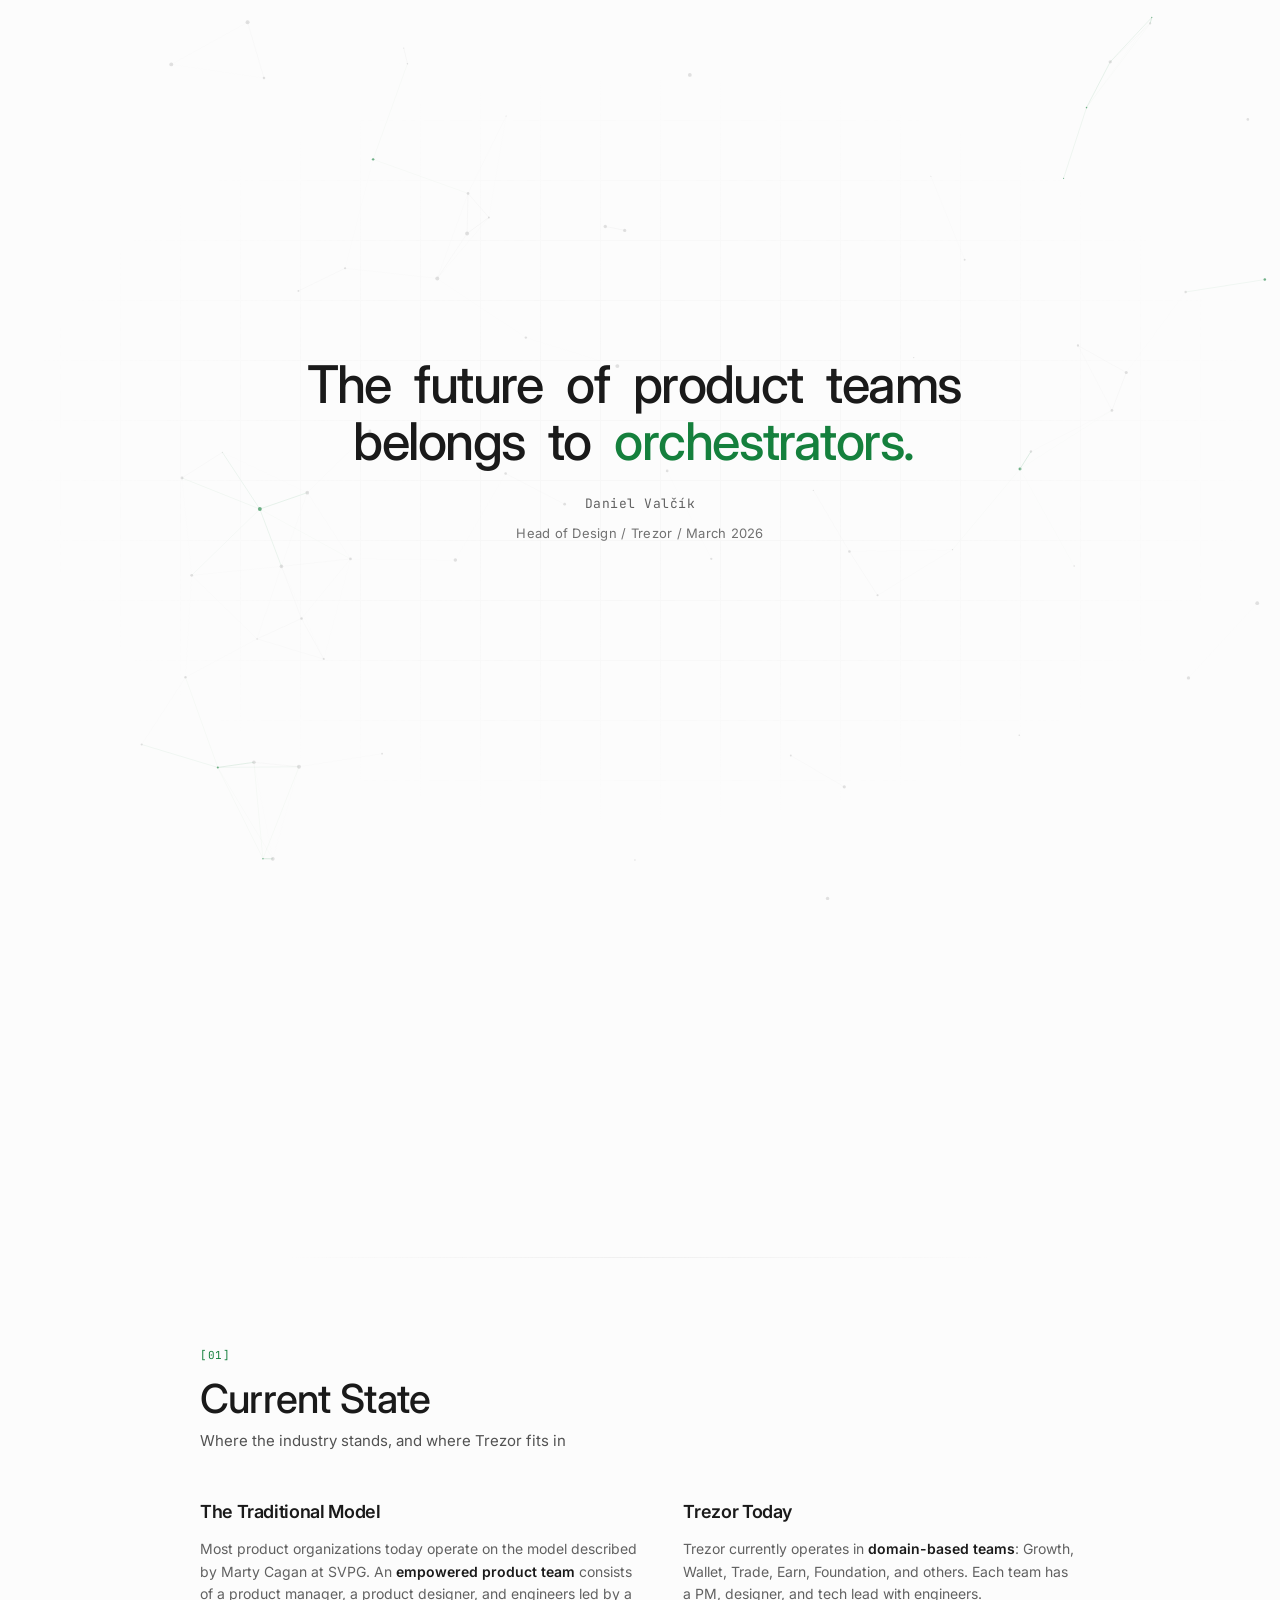
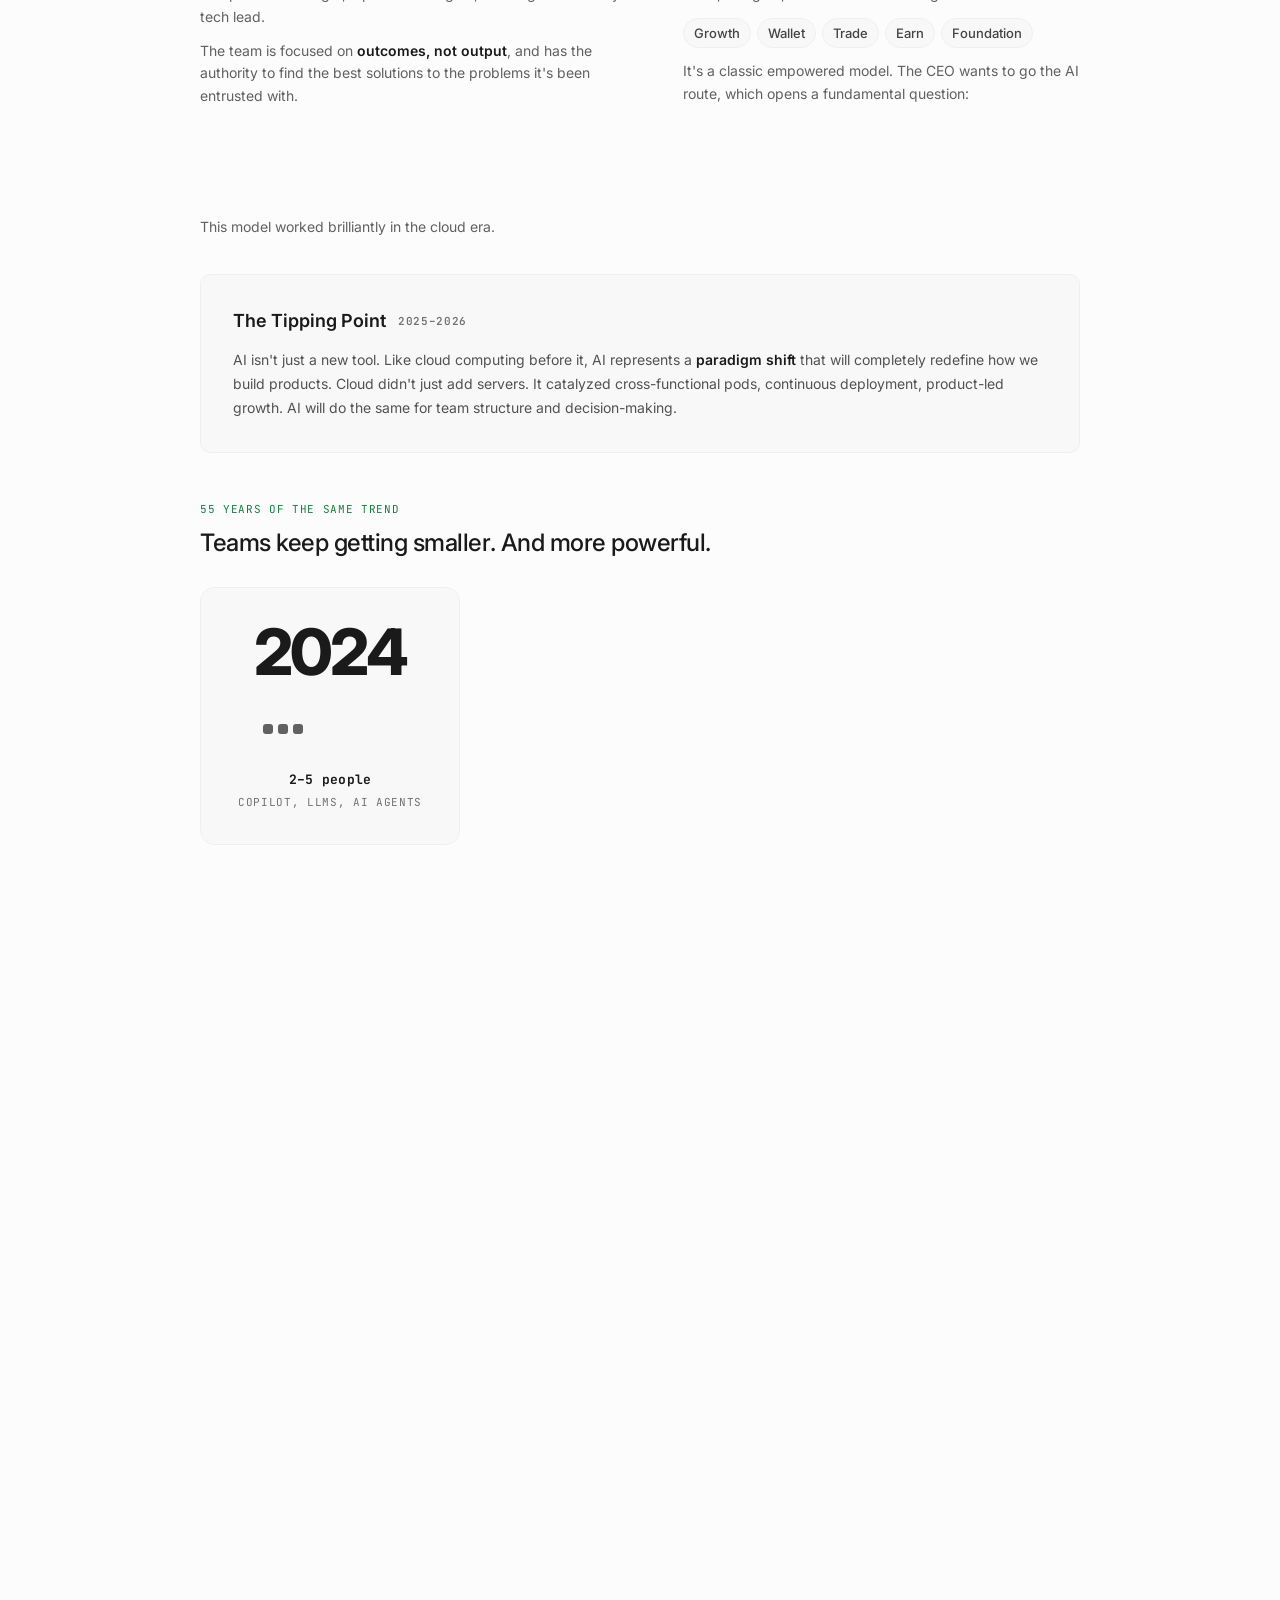
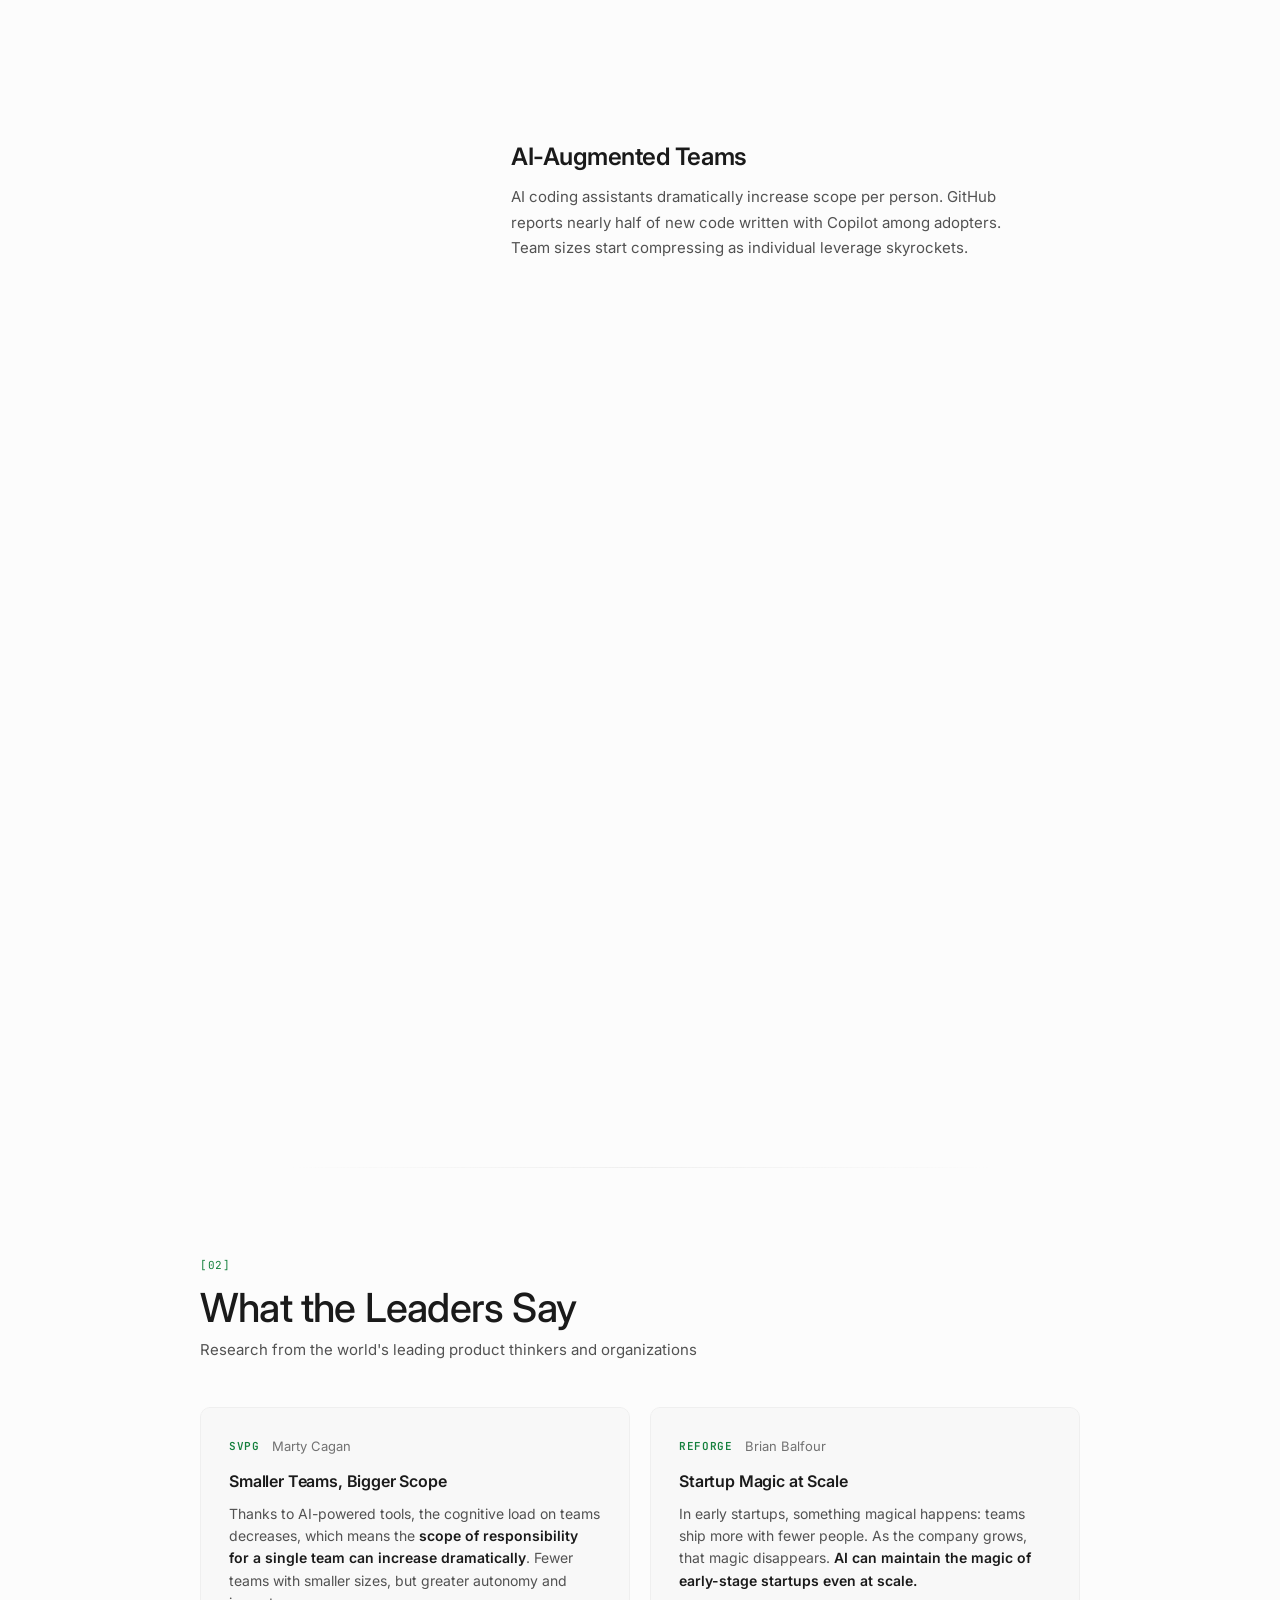
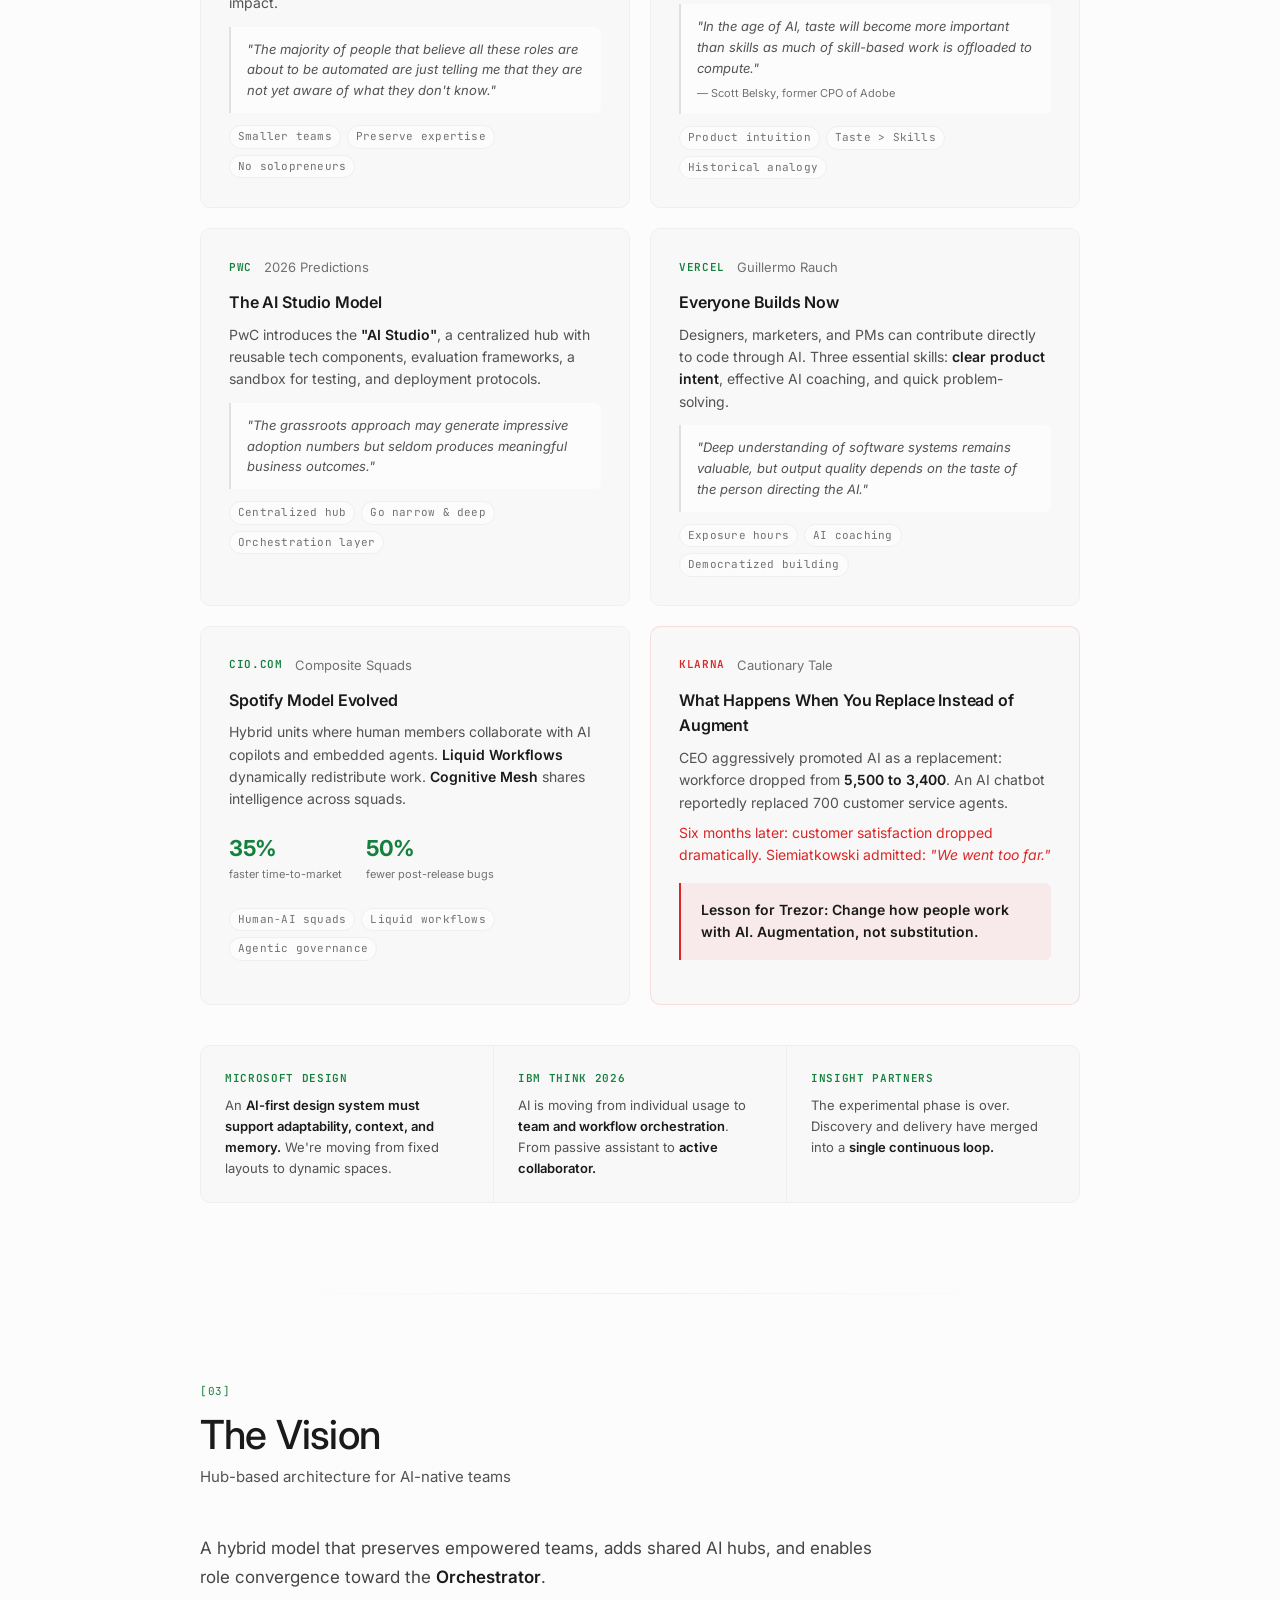
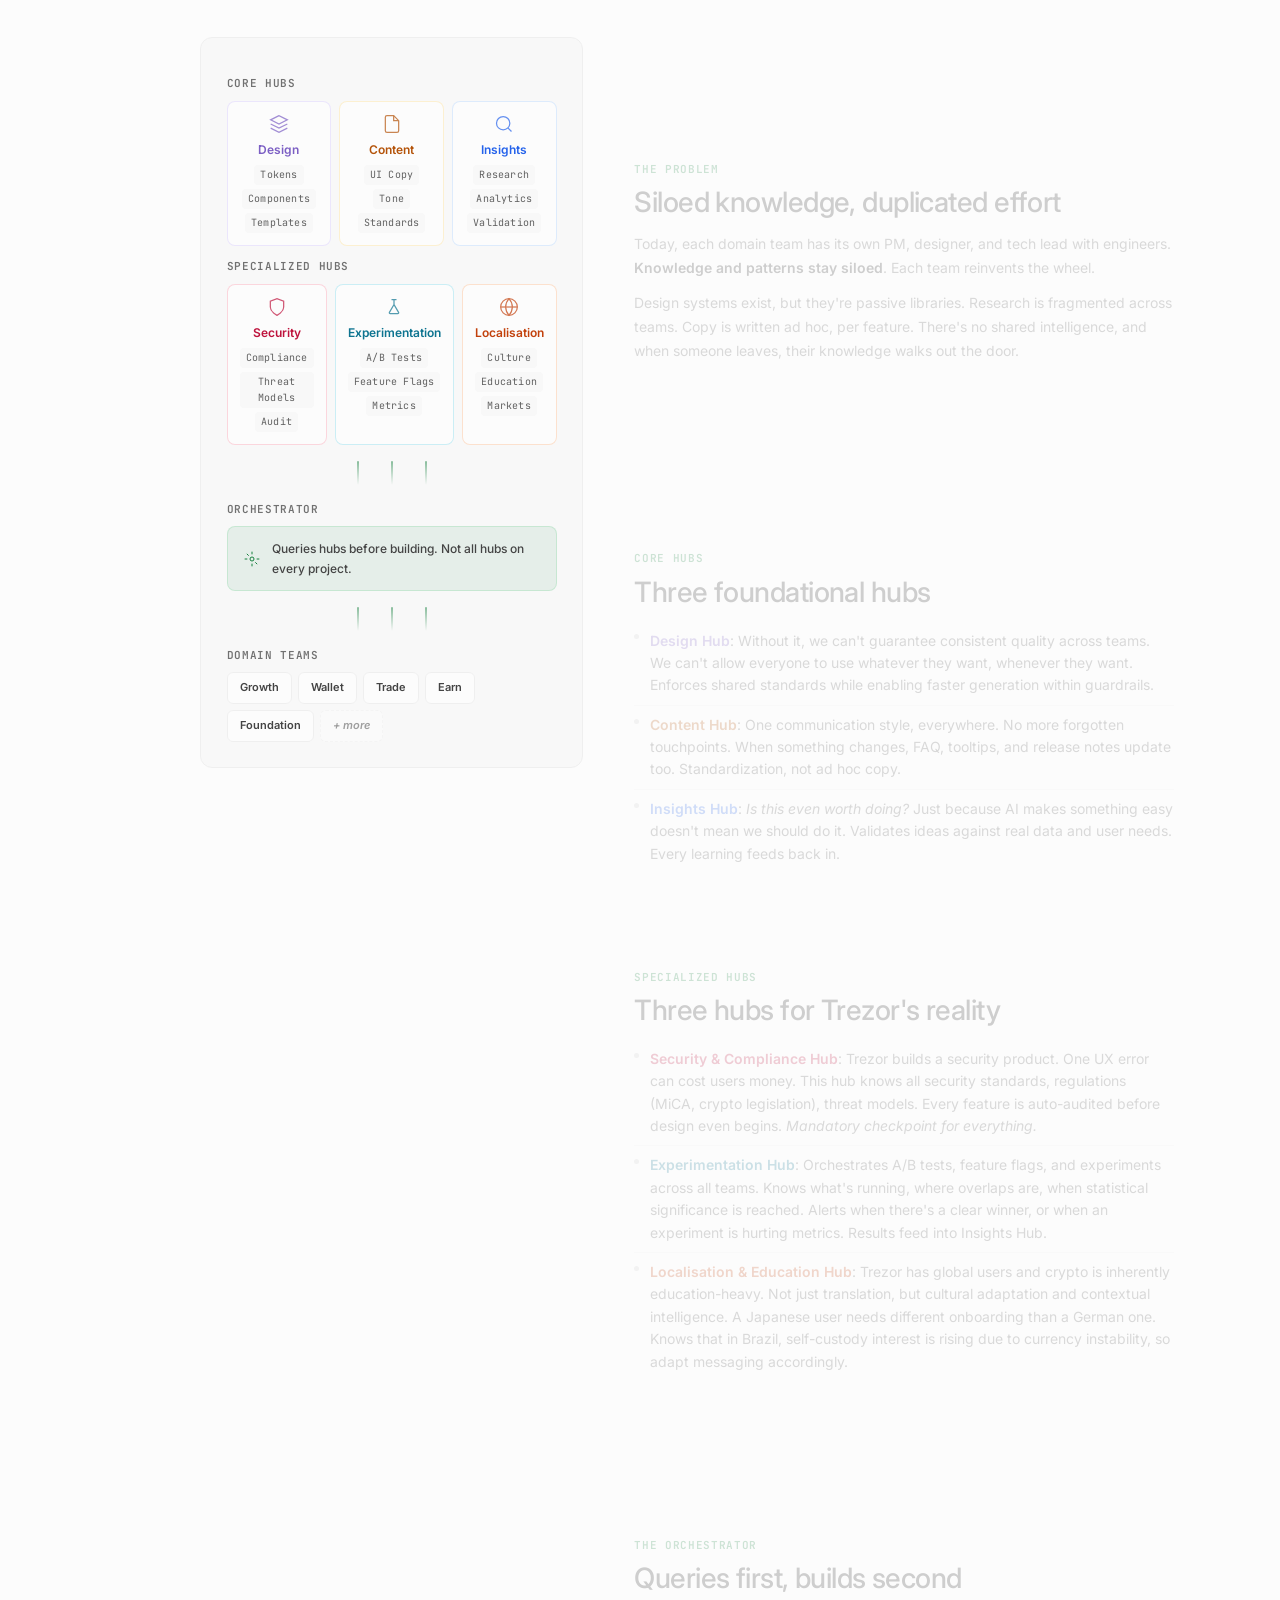
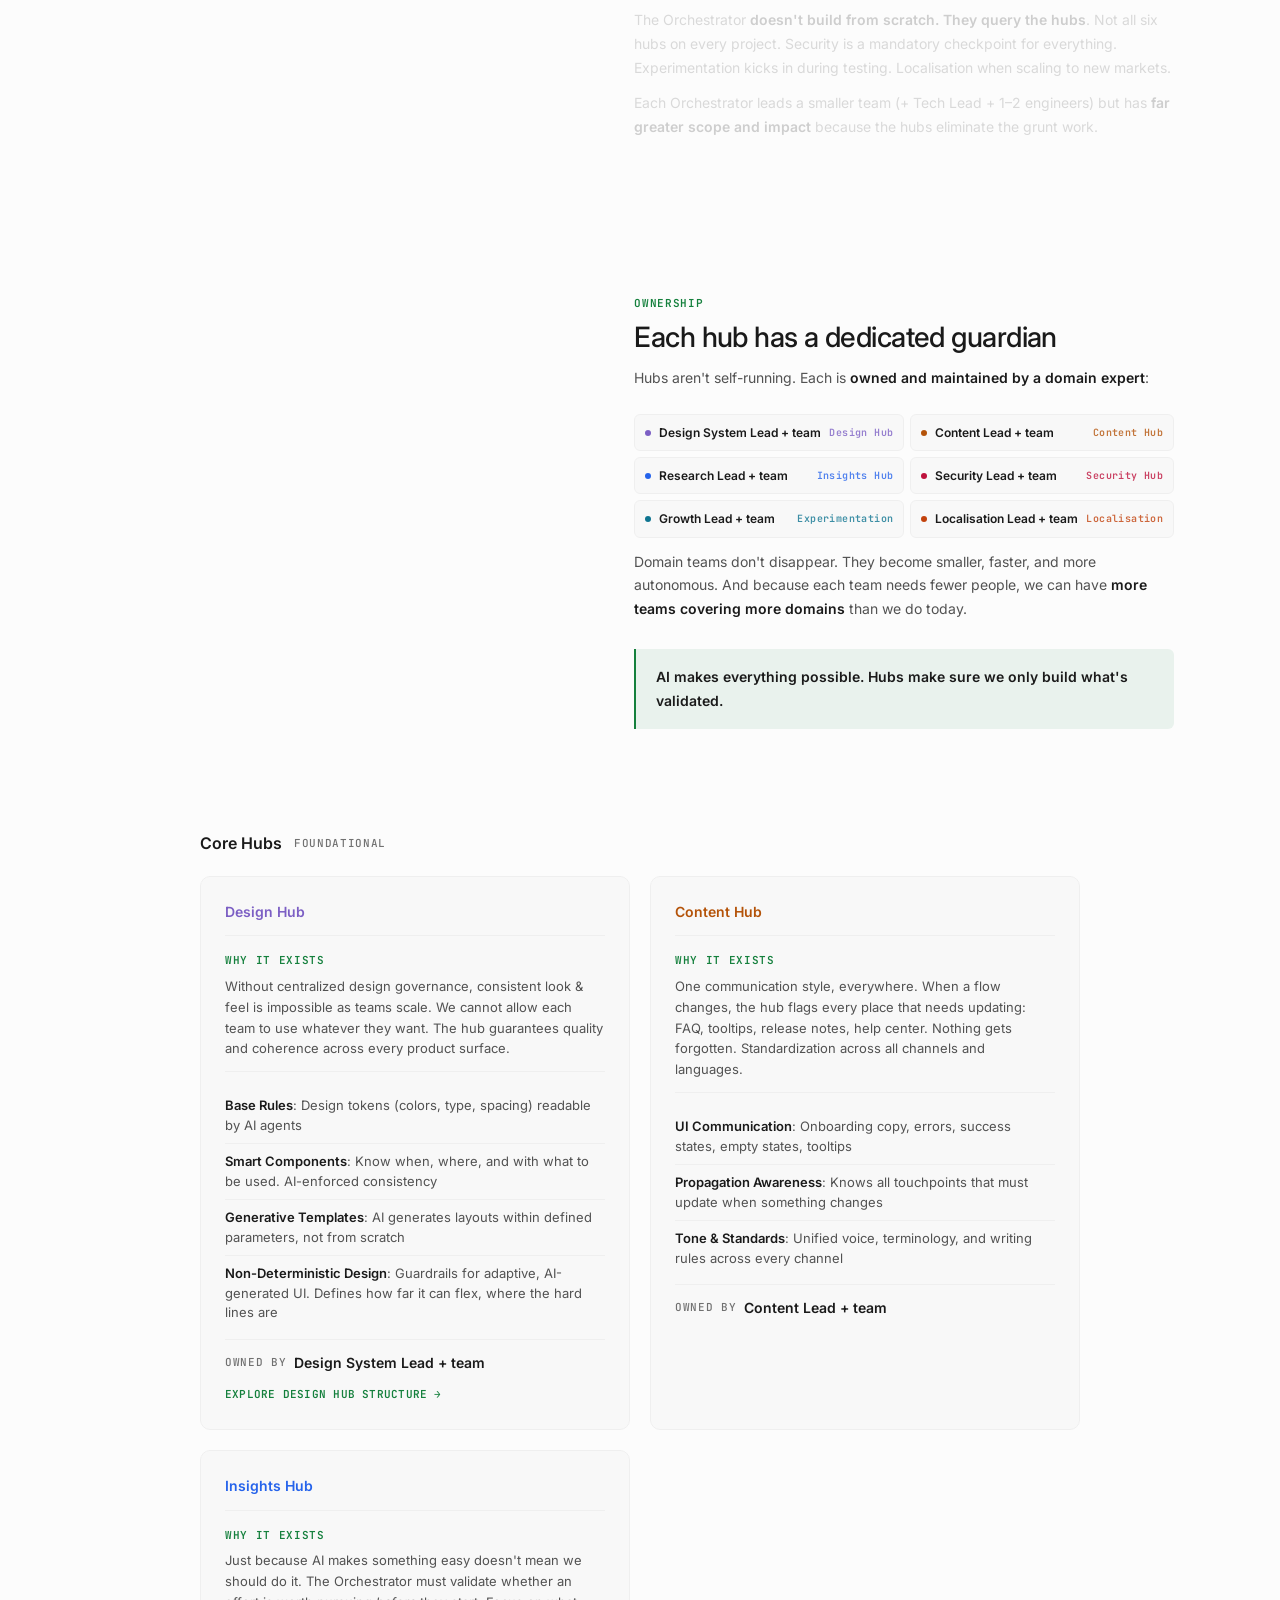
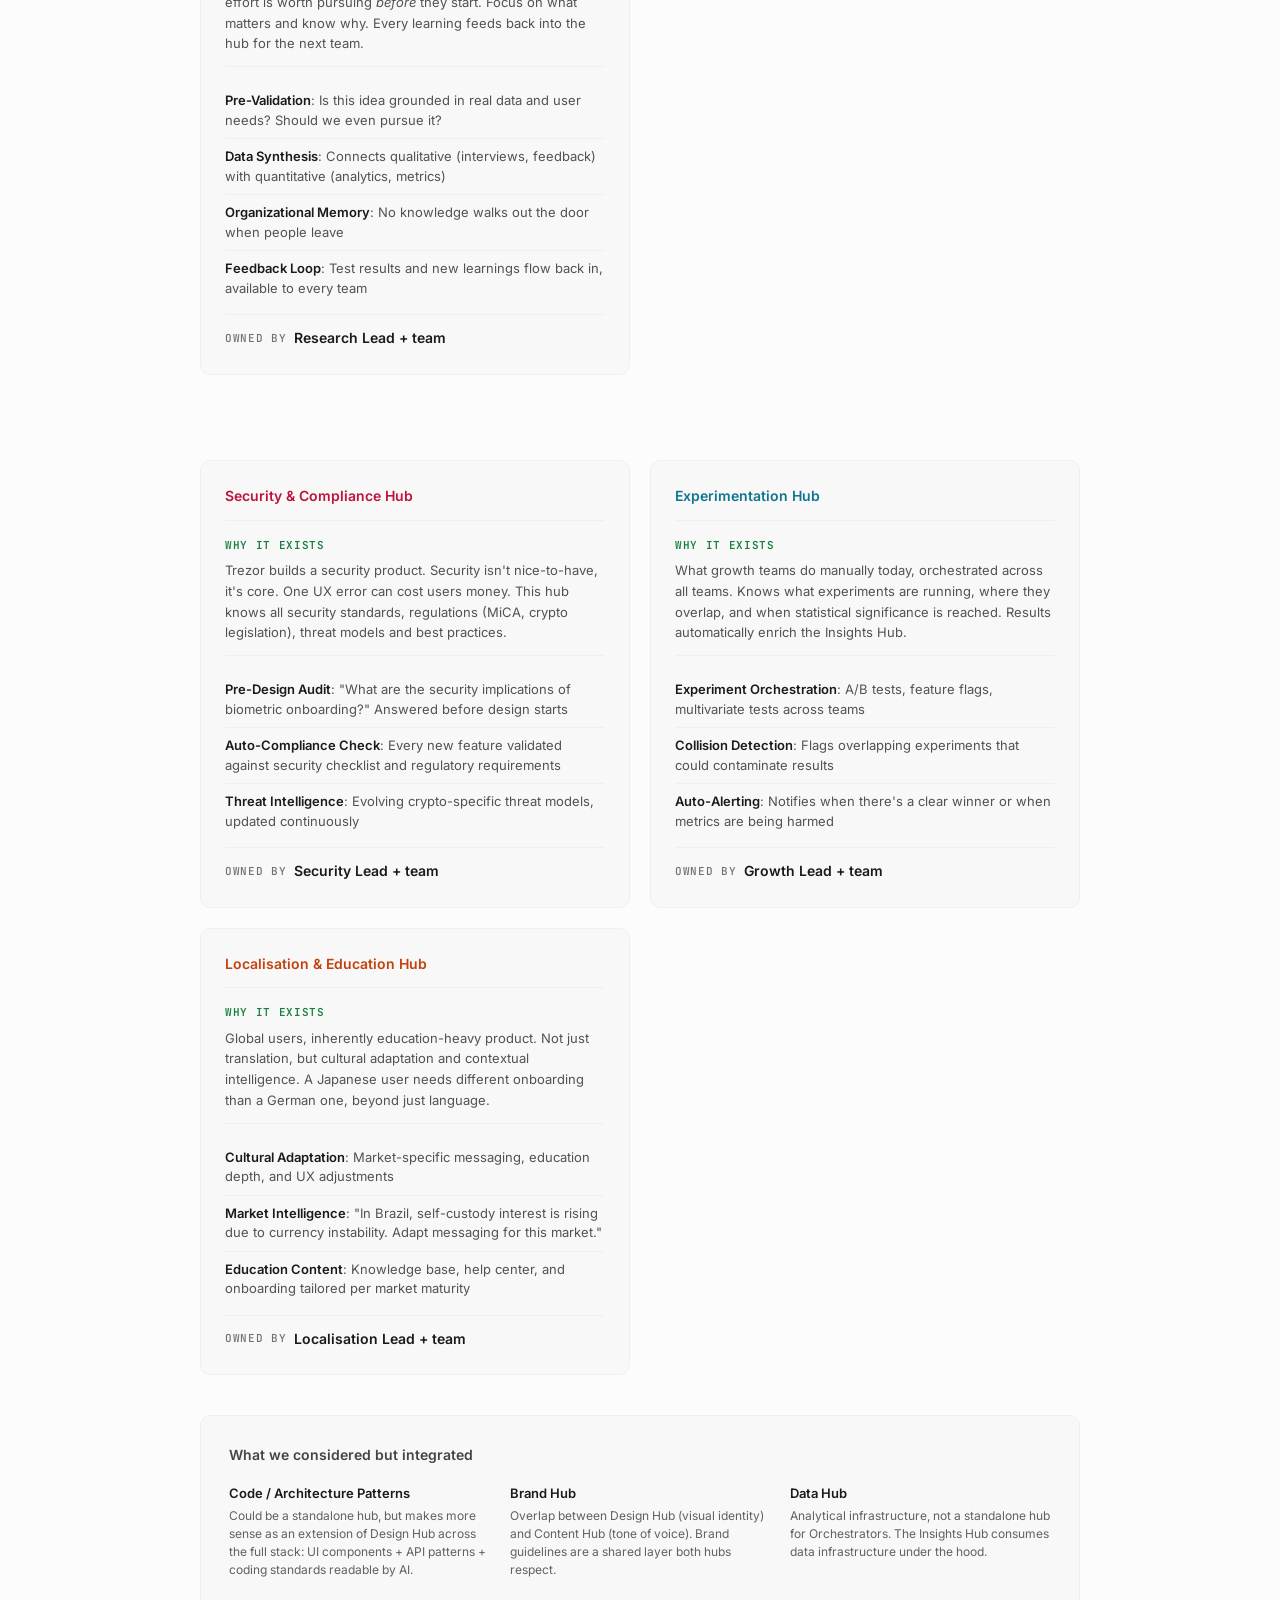
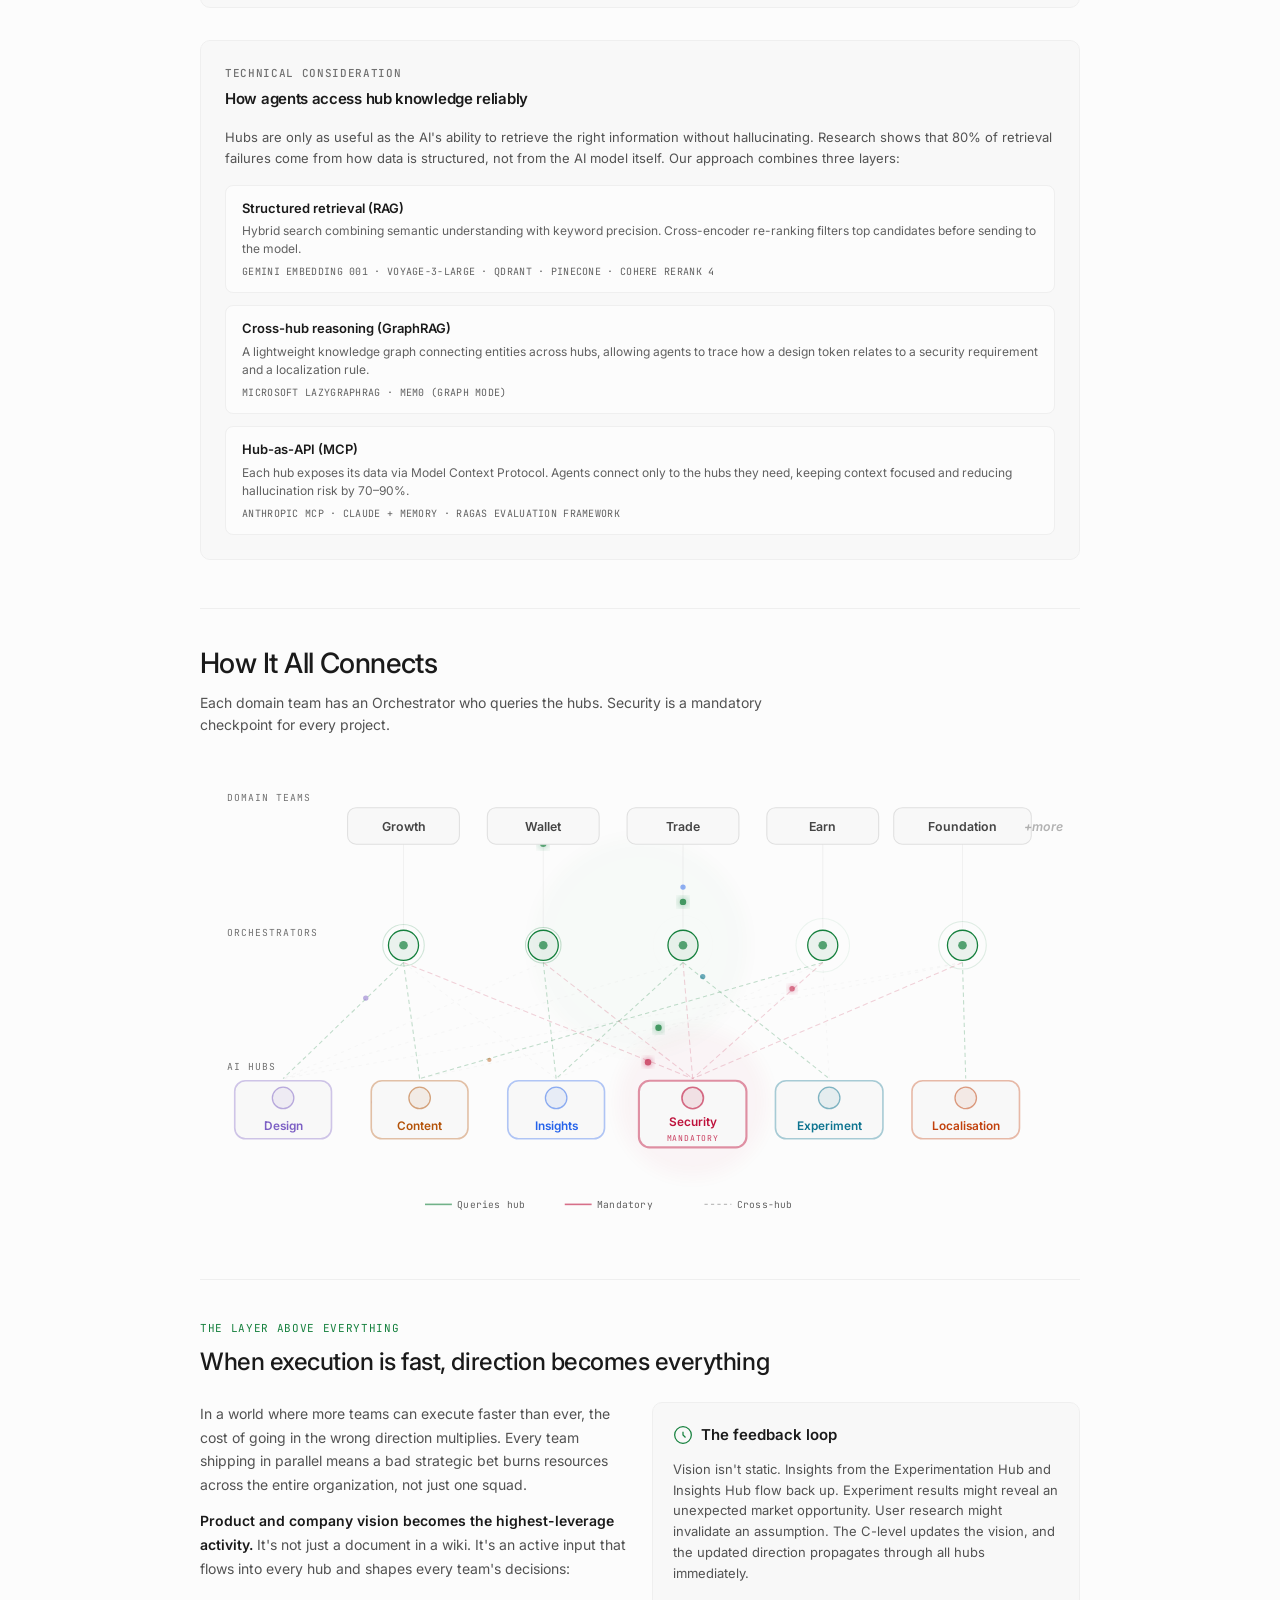
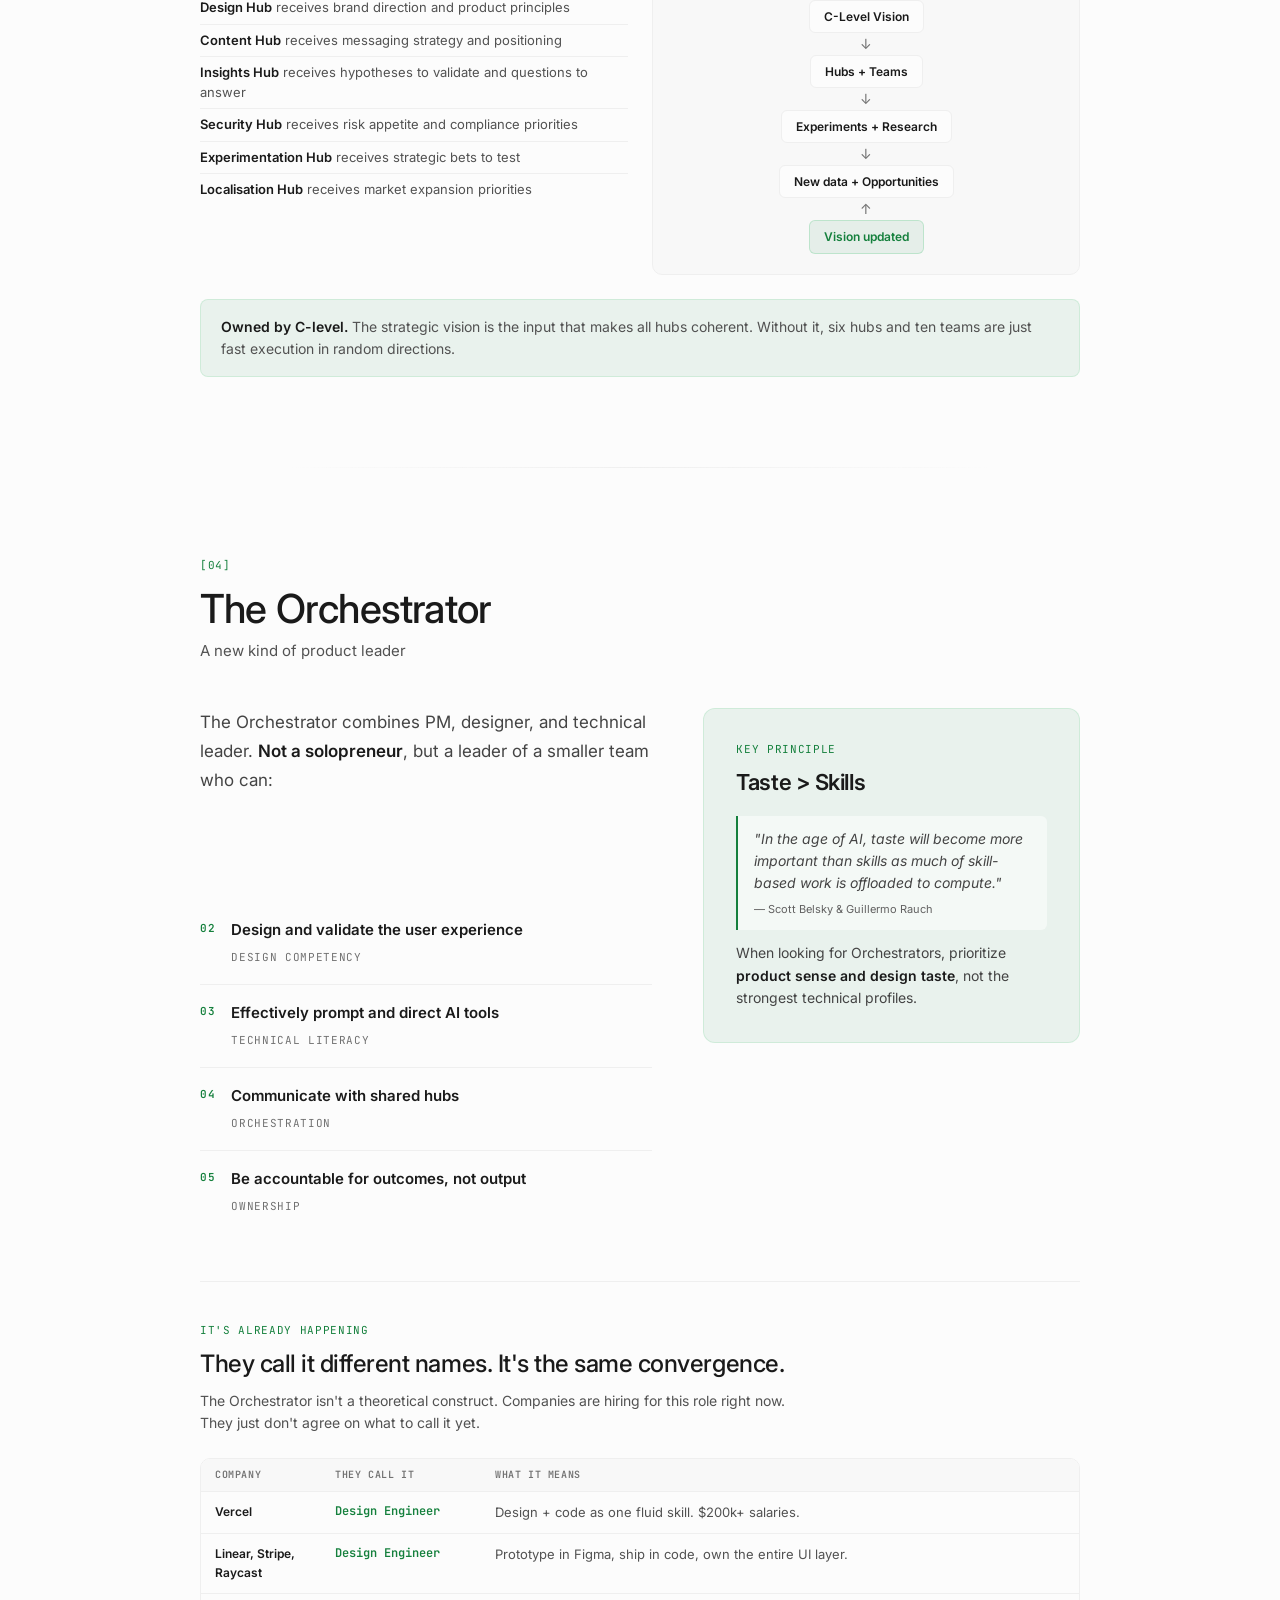
<file: index.html>
<!DOCTYPE html>
<html lang="en" class="dark">
<head>
    <meta charset="UTF-8">
    <meta name="viewport" content="width=device-width, initial-scale=1.0">
    <title>The Future of Product Teams | Trezor</title>
    <link rel="preconnect" href="https://fonts.googleapis.com">
    <link rel="preconnect" href="https://fonts.gstatic.com" crossorigin>
    <link href="https://fonts.googleapis.com/css2?family=Inter:opsz,wght@14..32,100..900&family=JetBrains+Mono:wght@400;500;600&display=swap" rel="stylesheet">
    <link rel="stylesheet" href="css/styles.css">
    <script>
        (function(){try{var t=localStorage.getItem('theme');if(t==='dark'||(!t&&window.matchMedia('(prefers-color-scheme:dark)').matches))document.documentElement.classList.add('dark');else document.documentElement.classList.remove('dark')}catch(e){}})()
    </script>
</head>
<body>

    <!-- 90s Easter Egg (hidden behind the main page) -->
    <div class="retro-90s" id="retro-90s">
        <div class="retro-stars"></div>
        <div class="retro-content">
            <marquee behavior="alternate" scrollamount="3" class="retro-marquee-top">★ ★ ★ Welcome to the INFORMATION SUPERHIGHWAY ★ ★ ★</marquee>
            <div class="retro-center">
                <img src="[data-uri]" class="retro-under-construction" alt="">
                <h1 class="retro-title">
                    <span class="retro-letter" style="color:#ff0000">B</span><span class="retro-letter" style="color:#ff8800">A</span><span class="retro-letter" style="color:#ffff00">C</span><span class="retro-letter" style="color:#00ff00">K</span>
                    <br>
                    <span class="retro-letter" style="color:#00ffff">T</span><span class="retro-letter" style="color:#0088ff">O</span>
                    <br>
                    <span class="retro-letter" style="color:#8800ff">T</span><span class="retro-letter" style="color:#ff00ff">H</span><span class="retro-letter" style="color:#ff0088">E</span>
                    <br>
                    <span class="retro-blink">90's</span>
                </h1>
                <p class="retro-subtext">You've reached the end of the Internet.</p>
                <div class="retro-hit-counter">
                    <span class="retro-counter-label">You are visitor number:</span>
                    <span class="retro-counter-digits">
                        <span class="retro-digit">0</span><span class="retro-digit">0</span><span class="retro-digit">1</span><span class="retro-digit">3</span><span class="retro-digit">3</span><span class="retro-digit">7</span>
                    </span>
                </div>
                <div class="retro-guestbook">
                    <a href="#" class="retro-link" onclick="return false">&#128214; Sign my Guestbook!</a>
                    <span class="retro-separator">|</span>
                    <a href="#" class="retro-link" onclick="return false">&#128231; Email me!</a>
                    <span class="retro-separator">|</span>
                    <a href="#" class="retro-link" onclick="return false">&#127760; Cool Links</a>
                </div>
                <marquee scrollamount="2" class="retro-marquee-bottom">This page is best viewed in Netscape Navigator 3.0 at 800x600 resolution &nbsp;&nbsp;&nbsp; *** &nbsp;&nbsp;&nbsp; Last updated: March 1997 &nbsp;&nbsp;&nbsp; *** &nbsp;&nbsp;&nbsp; Made with Notepad</marquee>
            </div>
            <div class="retro-badges">
                <div class="retro-badge">Netscape<br>NOW!</div>
                <div class="retro-badge">Best viewed<br>800x600</div>
                <div class="retro-badge">HTML<br>3.2</div>
                <div class="retro-badge">GeoCities<br>Member</div>
            </div>
        </div>
    </div>

    <!-- Main page content (acts as curtain over 90s section) -->
    <div id="main-curtain">

    <!-- Preloader -->
    <div id="preloader">
        <div class="preloader-content">
            <p class="preloader-label">Trezor · Product Vision 2026</p>
            <p class="preloader-quote">"AI isn't just changing our tools —<br>it's changing how teams are organized."</p>
        </div>
    </div>

    <!-- Scroll Progress -->
    <div class="scroll-progress"><div class="scroll-progress-bar"></div></div>

    <!-- Navigation -->
    <nav class="navbar" id="navbar">
        <a href="#" class="nav-brand">Future of Product Teams</a>
        <div class="nav-right">
            <span class="nav-counter"><span class="nav-counter-value">8</span><span class="nav-counter-label"> sections to explore</span></span>
            <a href="#current-state" class="nav-link" data-section="current-state">state</a>
            <a href="#research" class="nav-link" data-section="research">research</a>
            <a href="#vision" class="nav-link" data-section="vision">vision</a>
            <a href="#model" class="nav-link" data-section="model">model</a>
            <a href="#roadmap" class="nav-link" data-section="roadmap">roadmap</a>
            <a href="#conclusion" class="nav-link" data-section="conclusion">takeaways</a>
            <button class="theme-toggle" id="theme-toggle" aria-label="Toggle theme">
                <div class="theme-toggle-circle"></div>
            </button>
        </div>
    </nav>

    <!-- Scroll Sidebar -->
    <div class="scroll-sidebar" id="scroll-sidebar">
        <div class="sidebar-track" id="sidebar-track"></div>
        <div class="sidebar-cursor" id="sidebar-cursor">
            <svg width="8" height="10" viewBox="0 0 8 10" fill="none">
                <path d="M8 5L0 0V10L8 5Z" fill="var(--accent)"/>
            </svg>
        </div>
        <button class="sidebar-label" data-target="current-state"><span>Current State</span></button>
        <button class="sidebar-label" data-target="research"><span>Research</span></button>
        <button class="sidebar-label" data-target="vision"><span>Vision</span></button>
        <button class="sidebar-label" data-target="orchestrator"><span>Orchestrator</span></button>
        <button class="sidebar-label" data-target="model"><span>Model</span></button>
        <button class="sidebar-label" data-target="roadmap"><span>Roadmap</span></button>
        <button class="sidebar-label" data-target="risks"><span>Risks</span></button>
        <button class="sidebar-label" data-target="conclusion"><span>Takeaways</span></button>
    </div>

    <!-- ═══════════════════════════════════════ HERO ═══════════════════════════════════════ -->
    <section id="hero" class="hero-scroll-wrapper">
        <div class="hero-sticky">
            <canvas id="hero-canvas" class="hero-canvas"></canvas>
            <div class="hero-bg-grid"></div>
            <div class="hero-content" id="hero-content">
                <h1 class="hero-title" id="hero-title">
                    <span class="hero-word">The</span>
                    <span class="hero-word">future</span>
                    <span class="hero-word">of</span>
                    <span class="hero-word">product</span>
                    <span class="hero-word">teams</span>
                    <span class="hero-word">belongs</span>
                    <span class="hero-word">to</span>
                    <span class="hero-word accent-word">orchestrators.</span>
                </h1>
                <p class="hero-sub mono-sm" id="hero-sub">Daniel Valčík</p>
                <p class="hero-role" id="hero-role">Head of Design / Trezor / March 2026</p>
            </div>
            <div class="scroll-indicator" id="scroll-indicator">
                <span class="mono-xs">scroll down</span>
                <div class="scroll-mouse">
                    <div class="scroll-mouse-border">
                        <div class="scroll-mouse-dot"></div>
                    </div>
                    <div class="scroll-chevrons">
                        <div class="scroll-chevron"></div>
                        <div class="scroll-chevron"></div>
                    </div>
                </div>
            </div>
            <!-- Fade overlay that reveals content behind -->
            <div class="hero-end-fade" id="hero-end-fade"></div>
        </div>
    </section>

    <!-- ═══════════════════════════════════════ STATS ═══════════════════════════════════════ -->
    <section id="stats">
        <div class="container">
            <div class="stats-grid">
                <div class="stat-card blur-fade">
                    <div class="stat-value">
                        <span class="stat-number" data-target="40">0</span><span class="stat-unit">%</span>
                    </div>
                    <p class="stat-desc">of enterprise apps will integrate AI agents by end of 2026</p>
                    <span class="stat-source mono-xs">Gartner</span>
                </div>
                <div class="stat-card blur-fade" data-delay="0.1">
                    <div class="stat-value">
                        <span class="stat-number" data-target="94">0</span><span class="stat-unit">%</span>
                    </div>
                    <p class="stat-desc">of product professionals already use AI regularly</p>
                    <span class="stat-source mono-xs">Reforge</span>
                </div>
                <div class="stat-card blur-fade" data-delay="0.2">
                    <div class="stat-value">
                        <span class="stat-number" data-target="80">0</span><span class="stat-unit">%</span>
                    </div>
                    <p class="stat-desc">of large engineering teams will reorganize by 2030</p>
                    <span class="stat-source mono-xs">Gartner</span>
                </div>
                <div class="stat-card blur-fade" data-delay="0.3">
                    <div class="stat-value">
                        <span class="stat-number" data-target="2">0</span><span class="stat-unit">hrs/day</span>
                    </div>
                    <p class="stat-desc">saved through deep AI integration into workflows</p>
                    <span class="stat-source mono-xs">Reforge</span>
                </div>
            </div>
        </div>
    </section>

    <!-- ═══════════════════════════════════ CURRENT STATE ═══════════════════════════════════ -->
    <section id="current-state" class="section">
        <div class="container">
            <div class="section-header">
                <span class="section-number mono-xs blur-fade">[01]</span>
                <h2 class="section-title blur-fade">Current State</h2>
                <p class="section-subtitle blur-fade">Where the industry stands, and where Trezor fits in</p>
            </div>

            <div class="content-grid two-col">
                <div class="content-block blur-fade">
                    <h3>The Traditional Model</h3>
                    <p>Most product organizations today operate on the model described by Marty Cagan at SVPG. An <strong>empowered product team</strong> consists of a product manager, a product designer, and engineers led by a tech lead.</p>
                    <p>The team is focused on <strong>outcomes, not output</strong>, and has the authority to find the best solutions to the problems it's been entrusted with.</p>
                    <div class="team-diagram blur-fade" data-delay="0.2">
                        <div class="team-node">PM</div>
                        <div class="team-connector"></div>
                        <div class="team-node">Designer</div>
                        <div class="team-connector"></div>
                        <div class="team-node">Tech Lead</div>
                        <div class="team-connector"></div>
                        <div class="team-node">3–4 Eng</div>
                    </div>
                    <p class="text-muted">This model worked brilliantly in the cloud era.</p>
                </div>

                <div class="content-block blur-fade" data-delay="0.15">
                    <h3>Trezor Today</h3>
                    <p>Trezor currently operates in <strong>domain-based teams</strong>: Growth, Wallet, Trade, Earn, Foundation, and others. Each team has a PM, designer, and tech lead with engineers.</p>
                    <div class="domain-tags blur-fade" data-delay="0.3">
                        <span class="domain-tag">Growth</span>
                        <span class="domain-tag">Wallet</span>
                        <span class="domain-tag">Trade</span>
                        <span class="domain-tag">Earn</span>
                        <span class="domain-tag">Foundation</span>
                    </div>
                    <p>It's a classic empowered model. The CEO wants to go the AI route, which opens a fundamental question:</p>
                    <div class="callout blur-fade" data-delay="0.4">
                        <p>How must this model adapt?</p>
                    </div>
                </div>
            </div>

            <div class="tipping-point blur-fade">
                <h3 class="tipping-title">The Tipping Point <span class="mono-xs">2025–2026</span></h3>
                <p>AI isn't just a new tool. Like cloud computing before it, AI represents a <strong>paradigm shift</strong> that will completely redefine how we build products. Cloud didn't just add servers. It catalyzed cross-functional pods, continuous deployment, product-led growth. AI will do the same for team structure and decision-making.</p>
            </div>

            <!-- Historical Evolution: Scroll-Driven -->
            <div class="evo-section blur-fade" id="evo-section">
                <div class="evo-header">
                    <span class="mono-xs accent-color">55 years of the same trend</span>
                    <h3>Teams keep getting smaller. And more powerful.</h3>
                </div>

                <div class="evo-experience">
                    <!-- Sticky visual: year + people dots -->
                    <div class="evo-visual">
                        <div class="evo-vis-inner">
                            <div class="evo-year-big" id="evo-year">1970</div>
                            <div class="evo-people" id="evo-people"></div>
                            <div class="evo-size-label" id="evo-size">20–100+ people</div>
                            <div class="evo-tech-label mono-xs" id="evo-tech">Mainframes</div>
                        </div>
                    </div>

                    <!-- Scrolling eras -->
                    <div class="evo-eras">
                        <div class="evo-era active" data-year="1970" data-people="22" data-size="20–100+ people" data-tech="Mainframes">
                            <h4>Waterfall</h4>
                            <p>Specialized departments hand off work sequentially through documentation gates. Requirements → Design → Code → Test. Upfront planning was rational when hardware cost millions.</p>
                        </div>
                        <div class="evo-era" data-year="1975" data-people="10" data-size="~10 people" data-tech="IBM System/360">
                            <h4>Surgical Team</h4>
                            <p>Brooks argues for small, sharp teams around a chief programmer. <em>"Adding manpower to a late project makes it later."</em> Communication overhead grows quadratically — a team of 5 has 10 communication channels, but doubling to 10 people creates 45 (a 4.5× increase in coordination cost).</p>
                        </div>
                        <div class="evo-era" data-year="2001" data-people="7" data-size="5–9 people" data-tech="Internet, open source">
                            <h4>Agile / Scrum</h4>
                            <p>Cross-functional teams deliver working software in short iterations. 17 practitioners write the Agile Manifesto at Snowbird, Utah. Customer collaboration replaces contract negotiation.</p>
                        </div>
                        <div class="evo-era" data-year="2009" data-people="7" data-size="5–10 people" data-tech="Cloud (AWS), CI/CD">
                            <h4>DevOps</h4>
                            <p>"You build it, you run it." Development and operations merge into one team. 10+ deploys per day at Flickr. Infrastructure becomes code.</p>
                        </div>
                        <div class="evo-era" data-year="2012" data-people="7" data-size="6–8 people" data-tech="Microservices, API-first">
                            <h4>Spotify Squads</h4>
                            <p>Autonomous squads own features end-to-end. Tribes, chapters, guilds for cross-cutting alignment. The model everyone copied, including Spotify eventually moving on from it.</p>
                        </div>
                        <div class="evo-era" data-year="2017" data-people="5" data-size="4–8 people" data-tech="Product analytics, A/B testing">
                            <h4>Empowered Product Teams</h4>
                            <p>PM + Designer + Engineers solve problems, not build features. Accountable for outcomes, not output. Cagan's SVPG model becomes the gold standard for product organizations.</p>
                        </div>
                        <div class="evo-era" data-year="2024" data-people="3" data-size="2–5 people" data-tech="Copilot, LLMs, AI agents">
                            <h4>AI-Augmented Teams</h4>
                            <p>AI coding assistants dramatically increase scope per person. GitHub reports nearly half of new code written with Copilot among adopters. Team sizes start compressing as individual leverage skyrockets.</p>
                        </div>
                        <div class="evo-era evo-era--now" data-year="2026" data-people="3" data-size="? + hubs" data-tech="Keep scrolling to find out" data-hubs="true">
                            <h4>What comes next?</h4>
                            <p>The trend is clear: smaller teams, bigger scope, every decade. But AI doesn't just shrink teams. It changes <em>how they're structured entirely.</em></p>
                        </div>
                    </div>
                </div>
            </div>

        </div>
    </section>

    <!-- ═══════════════════════════════════════ RESEARCH ═══════════════════════════════════ -->
    <section id="research" class="section">
        <div class="container">
            <div class="section-header">
                <span class="section-number mono-xs blur-fade">[02]</span>
                <h2 class="section-title blur-fade">What the Leaders Say</h2>
                <p class="section-subtitle blur-fade">Research from the world's leading product thinkers and organizations</p>
            </div>

            <div class="research-grid">
                <!-- SVPG -->
                <div class="research-card blur-fade">
                    <div class="research-card-header">
                        <span class="research-source mono-xs">SVPG</span>
                        <span class="research-author">Marty Cagan</span>
                    </div>
                    <h3>Smaller Teams, Bigger Scope</h3>
                    <p>Thanks to AI-powered tools, the cognitive load on teams decreases, which means the <strong>scope of responsibility for a single team can increase dramatically</strong>. Fewer teams with smaller sizes, but greater autonomy and impact.</p>
                    <blockquote>
                        "The majority of people that believe all these roles are about to be automated are just telling me that they are not yet aware of what they don't know."
                    </blockquote>
                    <div class="research-tags">
                        <span>Smaller teams</span>
                        <span>Preserve expertise</span>
                        <span>No solopreneurs</span>
                    </div>
                </div>

                <!-- Reforge -->
                <div class="research-card blur-fade" data-delay="0.1">
                    <div class="research-card-header">
                        <span class="research-source mono-xs">Reforge</span>
                        <span class="research-author">Brian Balfour</span>
                    </div>
                    <h3>Startup Magic at Scale</h3>
                    <p>In early startups, something magical happens: teams ship more with fewer people. As the company grows, that magic disappears. <strong>AI can maintain the magic of early-stage startups even at scale.</strong></p>
                    <blockquote>
                        "In the age of AI, taste will become more important than skills as much of skill-based work is offloaded to compute."
                        <cite>— Scott Belsky, former CPO of Adobe</cite>
                    </blockquote>
                    <div class="research-tags">
                        <span>Product intuition</span>
                        <span>Taste &gt; Skills</span>
                        <span>Historical analogy</span>
                    </div>
                </div>

                <!-- PwC -->
                <div class="research-card blur-fade" data-delay="0.15">
                    <div class="research-card-header">
                        <span class="research-source mono-xs">PwC</span>
                        <span class="research-author">2026 Predictions</span>
                    </div>
                    <h3>The AI Studio Model</h3>
                    <p>PwC introduces the <strong>"AI Studio"</strong>, a centralized hub with reusable tech components, evaluation frameworks, a sandbox for testing, and deployment protocols.</p>
                    <blockquote>
                        "The grassroots approach may generate impressive adoption numbers but seldom produces meaningful business outcomes."
                    </blockquote>
                    <div class="research-tags">
                        <span>Centralized hub</span>
                        <span>Go narrow &amp; deep</span>
                        <span>Orchestration layer</span>
                    </div>
                </div>

                <!-- Vercel -->
                <div class="research-card blur-fade" data-delay="0.2">
                    <div class="research-card-header">
                        <span class="research-source mono-xs">Vercel</span>
                        <span class="research-author">Guillermo Rauch</span>
                    </div>
                    <h3>Everyone Builds Now</h3>
                    <p>Designers, marketers, and PMs can contribute directly to code through AI. Three essential skills: <strong>clear product intent</strong>, effective AI coaching, and quick problem-solving.</p>
                    <blockquote>
                        "Deep understanding of software systems remains valuable, but output quality depends on the taste of the person directing the AI."
                    </blockquote>
                    <div class="research-tags">
                        <span>Exposure hours</span>
                        <span>AI coaching</span>
                        <span>Democratized building</span>
                    </div>
                </div>

                <!-- Composite Squads -->
                <div class="research-card blur-fade" data-delay="0.25">
                    <div class="research-card-header">
                        <span class="research-source mono-xs">CIO.com</span>
                        <span class="research-author">Composite Squads</span>
                    </div>
                    <h3>Spotify Model Evolved</h3>
                    <p>Hybrid units where human members collaborate with AI copilots and embedded agents. <strong>Liquid Workflows</strong> dynamically redistribute work. <strong>Cognitive Mesh</strong> shares intelligence across squads.</p>
                    <div class="result-highlight">
                        <div class="result-stat"><span class="result-number">35%</span><span class="result-label">faster time-to-market</span></div>
                        <div class="result-stat"><span class="result-number">50%</span><span class="result-label">fewer post-release bugs</span></div>
                    </div>
                    <div class="research-tags">
                        <span>Human-AI squads</span>
                        <span>Liquid workflows</span>
                        <span>Agentic governance</span>
                    </div>
                </div>

                <!-- Klarna -->
                <div class="research-card research-card--warning blur-fade" data-delay="0.3">
                    <div class="research-card-header">
                        <span class="research-source mono-xs warning-text">Klarna</span>
                        <span class="research-author">Cautionary Tale</span>
                    </div>
                    <h3>What Happens When You Replace Instead of Augment</h3>
                    <p>CEO aggressively promoted AI as a replacement: workforce dropped from <strong>5,500 to 3,400</strong>. An AI chatbot reportedly replaced 700 customer service agents.</p>
                    <p class="warning-text">Six months later: customer satisfaction dropped dramatically. Siemiatkowski admitted: <em>"We went too far."</em></p>
                    <div class="callout callout--warning">
                        <p><strong>Lesson for Trezor:</strong> Change how people work with AI. Augmentation, not substitution.</p>
                    </div>
                </div>
            </div>

            <!-- Additional Insights Row -->
            <div class="insights-row blur-fade">
                <div class="insight-item">
                    <span class="insight-source mono-xs">Microsoft Design</span>
                    <p>An <strong>AI-first design system must support adaptability, context, and memory.</strong> We're moving from fixed layouts to dynamic spaces.</p>
                </div>
                <div class="insight-item">
                    <span class="insight-source mono-xs">IBM Think 2026</span>
                    <p>AI is moving from individual usage to <strong>team and workflow orchestration</strong>. From passive assistant to <strong>active collaborator.</strong></p>
                </div>
                <div class="insight-item">
                    <span class="insight-source mono-xs">Insight Partners</span>
                    <p>The experimental phase is over. Discovery and delivery have merged into a <strong>single continuous loop.</strong></p>
                </div>
            </div>
        </div>
    </section>

    <!-- ═══════════════════════════════════════ VISION ═══════════════════════════════════════ -->
    <section id="vision" class="section">
        <div class="container">
            <div class="section-header">
                <span class="section-number mono-xs blur-fade">[03]</span>
                <h2 class="section-title blur-fade">The Vision</h2>
                <p class="section-subtitle blur-fade">Hub-based architecture for AI-native teams</p>
            </div>

            <div class="vision-intro blur-fade">
                <p class="lead-text">A hybrid model that preserves empowered teams, adds shared AI hubs, and enables role convergence toward the <strong>Orchestrator</strong>.</p>
            </div>

            <!-- ═══ Scroll-Driven Hub Explainer ═══ -->
            <div class="hub-explainer" id="hub-explainer">
                <div class="hub-explainer-visual">
                    <div class="explainer-diagram" id="explainer-diagram" data-step="0">
                        <!-- Traditional Team (step 0) -->
                        <div class="ex-layer ex-traditional">
                            <span class="ex-layer-label mono-xs">Current Model</span>
                            <div class="ex-team-row">
                                <div class="ex-node ex-node--gray">PM</div>
                                <div class="ex-node ex-node--gray">Designer</div>
                                <div class="ex-node ex-node--gray">Tech Lead</div>
                                <div class="ex-node ex-node--gray">3–4 Eng</div>
                            </div>
                            <p class="ex-note">Repeated in every team. Siloed knowledge.</p>
                        </div>

                        <!-- Core Hubs Layer -->
                        <div class="ex-layer ex-hubs">
                            <span class="ex-layer-label mono-xs">Core Hubs</span>
                            <div class="ex-hubs-row">
                                <div class="ex-hub ex-hub--design">
                                    <svg width="20" height="20" viewBox="0 0 24 24" fill="none" stroke="currentColor" stroke-width="1.5"><path d="M12 2L2 7l10 5 10-5-10-5zM2 17l10 5 10-5M2 12l10 5 10-5"/></svg>
                                    <span>Design</span>
                                    <div class="ex-hub-items">
                                        <small>Tokens</small><small>Components</small><small>Templates</small>
                                    </div>
                                </div>
                                <div class="ex-hub ex-hub--content">
                                    <svg width="20" height="20" viewBox="0 0 24 24" fill="none" stroke="currentColor" stroke-width="1.5"><path d="M14 2H6a2 2 0 00-2 2v16a2 2 0 002 2h12a2 2 0 002-2V8z"/><polyline points="14 2 14 8 20 8"/></svg>
                                    <span>Content</span>
                                    <div class="ex-hub-items">
                                        <small>UI Copy</small><small>Tone</small><small>Standards</small>
                                    </div>
                                </div>
                                <div class="ex-hub ex-hub--insights">
                                    <svg width="20" height="20" viewBox="0 0 24 24" fill="none" stroke="currentColor" stroke-width="1.5"><circle cx="11" cy="11" r="8"/><line x1="21" y1="21" x2="16.65" y2="16.65"/></svg>
                                    <span>Insights</span>
                                    <div class="ex-hub-items">
                                        <small>Research</small><small>Analytics</small><small>Validation</small>
                                    </div>
                                </div>
                            </div>
                        </div>

                        <!-- Specialized Hubs Layer -->
                        <div class="ex-layer ex-specialized-hubs">
                            <span class="ex-layer-label mono-xs">Specialized Hubs</span>
                            <div class="ex-hubs-row">
                                <div class="ex-hub ex-hub--security">
                                    <svg width="20" height="20" viewBox="0 0 24 24" fill="none" stroke="currentColor" stroke-width="1.5"><path d="M12 22s8-4 8-10V5l-8-3-8 3v7c0 6 8 10 8 10z"/></svg>
                                    <span>Security</span>
                                    <div class="ex-hub-items">
                                        <small>Compliance</small><small>Threat Models</small><small>Audit</small>
                                    </div>
                                </div>
                                <div class="ex-hub ex-hub--experiment">
                                    <svg width="20" height="20" viewBox="0 0 24 24" fill="none" stroke="currentColor" stroke-width="1.5"><path d="M9 3h6M12 3v6l5.5 9.5a1 1 0 01-.9 1.5H7.4a1 1 0 01-.9-1.5L12 9"/></svg>
                                    <span>Experimentation</span>
                                    <div class="ex-hub-items">
                                        <small>A/B Tests</small><small>Feature Flags</small><small>Metrics</small>
                                    </div>
                                </div>
                                <div class="ex-hub ex-hub--local">
                                    <svg width="20" height="20" viewBox="0 0 24 24" fill="none" stroke="currentColor" stroke-width="1.5"><circle cx="12" cy="12" r="10"/><line x1="2" y1="12" x2="22" y2="12"/><path d="M12 2a15.3 15.3 0 014 10 15.3 15.3 0 01-4 10 15.3 15.3 0 01-4-10 15.3 15.3 0 014-10z"/></svg>
                                    <span>Localisation</span>
                                    <div class="ex-hub-items">
                                        <small>Culture</small><small>Education</small><small>Markets</small>
                                    </div>
                                </div>
                            </div>
                        </div>

                        <!-- Connection Lines -->
                        <div class="ex-connections">
                            <div class="ex-conn-line ex-conn-line--1"></div>
                            <div class="ex-conn-line ex-conn-line--2"></div>
                            <div class="ex-conn-line ex-conn-line--3"></div>
                        </div>

                        <!-- Orchestrator -->
                        <div class="ex-layer ex-orchestrator-layer">
                            <span class="ex-layer-label mono-xs">Orchestrator</span>
                            <div class="ex-orch-node">
                                <svg width="20" height="20" viewBox="0 0 24 24" fill="none" stroke="currentColor" stroke-width="1.5"><circle cx="12" cy="12" r="3"/><path d="M12 1v4M12 19v4M4.22 4.22l2.83 2.83M16.95 16.95l2.83 2.83M1 12h4M19 12h4"/></svg>
                                <span>Queries hubs before building. Not all hubs on every project.</span>
                            </div>
                        </div>

                        <!-- Connections to teams -->
                        <div class="ex-connections ex-connections--teams">
                            <div class="ex-conn-line ex-conn-line--t1"></div>
                            <div class="ex-conn-line ex-conn-line--t2"></div>
                            <div class="ex-conn-line ex-conn-line--t3"></div>
                        </div>

                        <!-- Domain Teams -->
                        <div class="ex-layer ex-domains">
                            <span class="ex-layer-label mono-xs">Domain Teams</span>
                            <div class="ex-team-row">
                                <div class="ex-node ex-node--team">Growth</div>
                                <div class="ex-node ex-node--team">Wallet</div>
                                <div class="ex-node ex-node--team">Trade</div>
                                <div class="ex-node ex-node--team">Earn</div>
                                <div class="ex-node ex-node--team">Foundation</div>
                                <div class="ex-node ex-node--team ex-node--more">+ more</div>
                            </div>
                        </div>
                    </div>
                </div>

                <div class="hub-explainer-steps">
                    <div class="explainer-step" data-step="0">
                        <span class="mono-xs">The Problem</span>
                        <h3>Siloed knowledge, duplicated effort</h3>
                        <p>Today, each domain team has its own PM, designer, and tech lead with engineers. <strong>Knowledge and patterns stay siloed</strong>. Each team reinvents the wheel.</p>
                        <p>Design systems exist, but they're passive libraries. Research is fragmented across teams. Copy is written ad hoc, per feature. There's no shared intelligence, and when someone leaves, their knowledge walks out the door.</p>
                    </div>
                    <div class="explainer-step" data-step="1">
                        <span class="mono-xs">Core Hubs</span>
                        <h3>Three foundational hubs</h3>
                        <ul class="ex-step-list">
                            <li><strong class="design-color">Design Hub</strong>: Without it, we can't guarantee consistent quality across teams. We can't allow everyone to use whatever they want, whenever they want. Enforces shared standards while enabling faster generation within guardrails.</li>
                            <li><strong class="content-color">Content Hub</strong>: One communication style, everywhere. No more forgotten touchpoints. When something changes, FAQ, tooltips, and release notes update too. Standardization, not ad hoc copy.</li>
                            <li><strong class="insights-color">Insights Hub</strong>: <em>Is this even worth doing?</em> Just because AI makes something easy doesn't mean we should do it. Validates ideas against real data and user needs. Every learning feeds back in.</li>
                        </ul>
                    </div>
                    <div class="explainer-step" data-step="2">
                        <span class="mono-xs">Specialized Hubs</span>
                        <h3>Three hubs for Trezor's reality</h3>
                        <ul class="ex-step-list">
                            <li><strong class="security-color">Security &amp; Compliance Hub</strong>: Trezor builds a security product. One UX error can cost users money. This hub knows all security standards, regulations (MiCA, crypto legislation), threat models. Every feature is auto-audited before design even begins. <em>Mandatory checkpoint for everything.</em></li>
                            <li><strong class="experiment-color">Experimentation Hub</strong>: Orchestrates A/B tests, feature flags, and experiments across all teams. Knows what's running, where overlaps are, when statistical significance is reached. Alerts when there's a clear winner, or when an experiment is hurting metrics. Results feed into Insights Hub.</li>
                            <li><strong class="local-color">Localisation &amp; Education Hub</strong>: Trezor has global users and crypto is inherently education-heavy. Not just translation, but cultural adaptation and contextual intelligence. A Japanese user needs different onboarding than a German one. Knows that in Brazil, self-custody interest is rising due to currency instability, so adapt messaging accordingly.</li>
                        </ul>
                    </div>
                    <div class="explainer-step" data-step="3">
                        <span class="mono-xs">The Orchestrator</span>
                        <h3>Queries first, builds second</h3>
                        <p>The Orchestrator <strong>doesn't build from scratch. They query the hubs</strong>. Not all six hubs on every project. Security is a mandatory checkpoint for everything. Experimentation kicks in during testing. Localisation when scaling to new markets.</p>
                        <p>Each Orchestrator leads a smaller team (+ Tech Lead + 1–2 engineers) but has <strong>far greater scope and impact</strong> because the hubs eliminate the grunt work.</p>
                    </div>
                    <div class="explainer-step" data-step="4">
                        <span class="mono-xs">Ownership</span>
                        <h3>Each hub has a dedicated guardian</h3>
                        <p>Hubs aren't self-running. Each is <strong>owned and maintained by a domain expert</strong>:</p>
                        <div class="ex-owners">
                            <div class="ex-owner"><span class="ex-owner-dot" style="background:var(--hub-design)"></span><strong>Design System Lead + team</strong><span class="ex-owner-hub design-color">Design Hub</span></div>
                            <div class="ex-owner"><span class="ex-owner-dot" style="background:var(--hub-content)"></span><strong>Content Lead + team</strong><span class="ex-owner-hub content-color">Content Hub</span></div>
                            <div class="ex-owner"><span class="ex-owner-dot" style="background:var(--hub-insights)"></span><strong>Research Lead + team</strong><span class="ex-owner-hub insights-color">Insights Hub</span></div>
                            <div class="ex-owner"><span class="ex-owner-dot" style="background:var(--hub-security)"></span><strong>Security Lead + team</strong><span class="ex-owner-hub security-color">Security Hub</span></div>
                            <div class="ex-owner"><span class="ex-owner-dot" style="background:var(--hub-experiment)"></span><strong>Growth Lead + team</strong><span class="ex-owner-hub experiment-color">Experimentation</span></div>
                            <div class="ex-owner"><span class="ex-owner-dot" style="background:var(--hub-local)"></span><strong>Localisation Lead + team</strong><span class="ex-owner-hub local-color">Localisation</span></div>
                        </div>
                        <p>Domain teams don't disappear. They become smaller, faster, and more autonomous. And because each team needs fewer people, we can have <strong>more teams covering more domains</strong> than we do today.</p>
                        <div class="callout" style="margin-top: 1rem">
                            <p>AI makes everything possible. Hubs make sure we only build what's validated.</p>
                        </div>
                    </div>
                </div>
            </div>

            <!-- Hub Details: Why + What + Who -->
            <h3 class="hub-group-title blur-fade">Core Hubs <span class="mono-xs">Foundational</span></h3>
            <div class="hub-details-grid">
                <div class="hub-detail blur-fade" data-delay="0.1">
                    <div class="hub-detail-header hub-detail--design">
                        <h3>Design Hub</h3>
                    </div>
                    <div class="hub-why">
                        <span class="mono-xs">Why it exists</span>
                        <p>Without centralized design governance, consistent look &amp; feel is impossible as teams scale. We cannot allow each team to use whatever they want. The hub guarantees quality and coherence across every product surface.</p>
                    </div>
                    <ul class="hub-layers">
                        <li><strong>Base Rules</strong>: Design tokens (colors, type, spacing) readable by AI agents</li>
                        <li><strong>Smart Components</strong>: Know when, where, and with what to be used. AI-enforced consistency</li>
                        <li><strong>Generative Templates</strong>: AI generates layouts within defined parameters, not from scratch</li>
                        <li><strong>Non-Deterministic Design</strong>: Guardrails for adaptive, AI-generated UI. Defines how far it can flex, where the hard lines are</li>
                    </ul>
                    <div class="hub-owner">
                        <span class="mono-xs">Owned by</span>
                        <strong>Design System Lead + team</strong>
                    </div>
                    <a href="design-hub.html" class="hub-explore-link mono-xs">Explore Design Hub structure &rarr;</a>
                </div>

                <div class="hub-detail blur-fade" data-delay="0.2">
                    <div class="hub-detail-header hub-detail--content">
                        <h3>Content Hub</h3>
                    </div>
                    <div class="hub-why">
                        <span class="mono-xs">Why it exists</span>
                        <p>One communication style, everywhere. When a flow changes, the hub flags every place that needs updating: FAQ, tooltips, release notes, help center. Nothing gets forgotten. Standardization across all channels and languages.</p>
                    </div>
                    <ul class="hub-layers">
                        <li><strong>UI Communication</strong>: Onboarding copy, errors, success states, empty states, tooltips</li>
                        <li><strong>Propagation Awareness</strong>: Knows all touchpoints that must update when something changes</li>
                        <li><strong>Tone &amp; Standards</strong>: Unified voice, terminology, and writing rules across every channel</li>
                    </ul>
                    <div class="hub-owner">
                        <span class="mono-xs">Owned by</span>
                        <strong>Content Lead + team</strong>
                    </div>
                </div>

                <div class="hub-detail blur-fade" data-delay="0.3">
                    <div class="hub-detail-header hub-detail--insights">
                        <h3>Insights Hub</h3>
                    </div>
                    <div class="hub-why">
                        <span class="mono-xs">Why it exists</span>
                        <p>Just because AI makes something easy doesn't mean we should do it. The Orchestrator must validate whether an effort is worth pursuing <em>before</em> they start. Focus on what matters and know why. Every learning feeds back into the hub for the next team.</p>
                    </div>
                    <ul class="hub-layers">
                        <li><strong>Pre-Validation</strong>: Is this idea grounded in real data and user needs? Should we even pursue it?</li>
                        <li><strong>Data Synthesis</strong>: Connects qualitative (interviews, feedback) with quantitative (analytics, metrics)</li>
                        <li><strong>Organizational Memory</strong>: No knowledge walks out the door when people leave</li>
                        <li><strong>Feedback Loop</strong>: Test results and new learnings flow back in, available to every team</li>
                    </ul>
                    <div class="hub-owner">
                        <span class="mono-xs">Owned by</span>
                        <strong>Research Lead + team</strong>
                    </div>
                </div>
            </div>

                <!-- Specialized Hub Details -->
                <h3 class="hub-group-title blur-fade">Specialized Hubs</h3>
                <div class="hub-details-grid">
                    <div class="hub-detail blur-fade" data-delay="0.1">
                        <div class="hub-detail-header hub-detail--security">
                            <h3>Security &amp; Compliance Hub</h3>
                        </div>
                        <div class="hub-why">
                            <span class="mono-xs">Why it exists</span>
                            <p>Trezor builds a security product. Security isn't nice-to-have, it's core. One UX error can cost users money. This hub knows all security standards, regulations (MiCA, crypto legislation), threat models and best practices.</p>
                        </div>
                        <ul class="hub-layers">
                            <li><strong>Pre-Design Audit</strong>: "What are the security implications of biometric onboarding?" Answered before design starts</li>
                            <li><strong>Auto-Compliance Check</strong>: Every new feature validated against security checklist and regulatory requirements</li>
                            <li><strong>Threat Intelligence</strong>: Evolving crypto-specific threat models, updated continuously</li>
                        </ul>
                        <div class="hub-owner">
                            <span class="mono-xs">Owned by</span>
                            <strong>Security Lead + team</strong>
                        </div>
                    </div>

                    <div class="hub-detail blur-fade" data-delay="0.2">
                        <div class="hub-detail-header hub-detail--experiment">
                            <h3>Experimentation Hub</h3>
                        </div>
                        <div class="hub-why">
                            <span class="mono-xs">Why it exists</span>
                            <p>What growth teams do manually today, orchestrated across all teams. Knows what experiments are running, where they overlap, and when statistical significance is reached. Results automatically enrich the Insights Hub.</p>
                        </div>
                        <ul class="hub-layers">
                            <li><strong>Experiment Orchestration</strong>: A/B tests, feature flags, multivariate tests across teams</li>
                            <li><strong>Collision Detection</strong>: Flags overlapping experiments that could contaminate results</li>
                            <li><strong>Auto-Alerting</strong>: Notifies when there's a clear winner or when metrics are being harmed</li>
                        </ul>
                        <div class="hub-owner">
                            <span class="mono-xs">Owned by</span>
                            <strong>Growth Lead + team</strong>
                        </div>
                    </div>

                    <div class="hub-detail blur-fade" data-delay="0.3">
                        <div class="hub-detail-header hub-detail--local">
                            <h3>Localisation &amp; Education Hub</h3>
                        </div>
                        <div class="hub-why">
                            <span class="mono-xs">Why it exists</span>
                            <p>Global users, inherently education-heavy product. Not just translation, but cultural adaptation and contextual intelligence. A Japanese user needs different onboarding than a German one, beyond just language.</p>
                        </div>
                        <ul class="hub-layers">
                            <li><strong>Cultural Adaptation</strong>: Market-specific messaging, education depth, and UX adjustments</li>
                            <li><strong>Market Intelligence</strong>: "In Brazil, self-custody interest is rising due to currency instability. Adapt messaging for this market."</li>
                            <li><strong>Education Content</strong>: Knowledge base, help center, and onboarding tailored per market maturity</li>
                        </ul>
                        <div class="hub-owner">
                            <span class="mono-xs">Owned by</span>
                            <strong>Localisation Lead + team</strong>
                        </div>
                    </div>
                </div>

                <!-- Considered but integrated -->
                <div class="integrated-note blur-fade">
                    <h4>What we considered but integrated</h4>
                    <div class="integrated-items">
                        <div class="integrated-item">
                            <strong>Code / Architecture Patterns</strong>
                            <p>Could be a standalone hub, but makes more sense as an extension of Design Hub across the full stack: UI components + API patterns + coding standards readable by AI.</p>
                        </div>
                        <div class="integrated-item">
                            <strong>Brand Hub</strong>
                            <p>Overlap between Design Hub (visual identity) and Content Hub (tone of voice). Brand guidelines are a shared layer both hubs respect.</p>
                        </div>
                        <div class="integrated-item">
                            <strong>Data Hub</strong>
                            <p>Analytical infrastructure, not a standalone hub for Orchestrators. The Insights Hub consumes data infrastructure under the hood.</p>
                        </div>
                    </div>
                </div>

            <!-- ═══ Context & Retrieval ═══ -->
                <div class="retrieval-note blur-fade">
                    <div class="retrieval-header">
                        <span class="mono-xs">Technical consideration</span>
                        <h4>How agents access hub knowledge reliably</h4>
                    </div>
                    <p>Hubs are only as useful as the AI's ability to retrieve the right information without hallucinating. Research shows that 80% of retrieval failures come from how data is structured, not from the AI model itself. Our approach combines three layers:</p>
                    <div class="retrieval-layers">
                        <div class="retrieval-layer">
                            <strong>Structured retrieval (RAG)</strong>
                            <p>Hybrid search combining semantic understanding with keyword precision. Cross-encoder re-ranking filters top candidates before sending to the model.</p>
                            <span class="retrieval-tech mono-xs">Gemini Embedding 001 · Voyage-3-large · Qdrant · Pinecone · Cohere Rerank 4</span>
                        </div>
                        <div class="retrieval-layer">
                            <strong>Cross-hub reasoning (GraphRAG)</strong>
                            <p>A lightweight knowledge graph connecting entities across hubs, allowing agents to trace how a design token relates to a security requirement and a localization rule.</p>
                            <span class="retrieval-tech mono-xs">Microsoft LazyGraphRAG · Mem0 (graph mode)</span>
                        </div>
                        <div class="retrieval-layer">
                            <strong>Hub-as-API (MCP)</strong>
                            <p>Each hub exposes its data via Model Context Protocol. Agents connect only to the hubs they need, keeping context focused and reducing hallucination risk by 70–90%.</p>
                            <span class="retrieval-tech mono-xs">Anthropic MCP · Claude + memory · RAGAS evaluation framework</span>
                        </div>
                    </div>
                </div>

            <!-- ═══ Architecture Diagram ═══ -->
            <div class="arch-diagram-section blur-fade">
                <h3 class="arch-title">How It All Connects</h3>
                <p class="arch-subtitle">Each domain team has an Orchestrator who queries the hubs. Security is a mandatory checkpoint for every project.</p>

                <div class="arch-diagram" id="arch-diagram">
                    <svg viewBox="0 0 800 430" preserveAspectRatio="xMidYMid meet" class="arch-svg">
                        <defs>
                            <!-- Glow filters -->
                            <filter id="glowG" x="-50%" y="-50%" width="200%" height="200%"><feGaussianBlur in="SourceGraphic" stdDeviation="4" result="b"/><feMerge><feMergeNode in="b"/><feMergeNode in="SourceGraphic"/></feMerge></filter>
                            <filter id="glowR" x="-50%" y="-50%" width="200%" height="200%"><feGaussianBlur in="SourceGraphic" stdDeviation="3" result="b"/><feMerge><feMergeNode in="b"/><feMergeNode in="SourceGraphic"/></feMerge></filter>
                            <filter id="softGlow" x="-50%" y="-50%" width="200%" height="200%"><feGaussianBlur in="SourceGraphic" stdDeviation="8"/></filter>
                            <!-- Animated dash -->
                            <style>
                                @keyframes flowDash { to { stroke-dashoffset: -40; } }
                                @keyframes pulseRing { 0% { r: 14; opacity: 0.3; } 100% { r: 28; opacity: 0; } }
                                @keyframes nodeFloat { 0%,100% { transform: translateY(0); } 50% { transform: translateY(-2px); } }
                            </style>
                        </defs>

                        <!-- ── Background ambient glows ── -->
                        <circle cx="449" cy="310" r="70" fill="var(--hub-security)" opacity="0.03" filter="url(#softGlow)"/>
                        <circle cx="400" cy="164" r="100" fill="var(--accent)" opacity="0.02" filter="url(#softGlow)"/>

                        <!-- ── Layer labels ── -->
                        <text class="arch-label" x="16" y="30">Domain Teams</text>
                        <text class="arch-label" x="16" y="155">Orchestrators</text>
                        <text class="arch-label" x="16" y="280">AI Hubs</text>

                        <!-- ══════ CONNECTION LINES ══════ -->
                        <!-- Teams → Orchestrators -->
                        <g class="arch-team-lines" data-team="growth"><line x1="180" y1="60" x2="180" y2="148" class="arch-line arch-line--team"/></g>
                        <g class="arch-team-lines" data-team="wallet"><line x1="310" y1="60" x2="310" y2="148" class="arch-line arch-line--team"/></g>
                        <g class="arch-team-lines" data-team="trade"><line x1="440" y1="60" x2="440" y2="148" class="arch-line arch-line--team"/></g>
                        <g class="arch-team-lines" data-team="earn"><line x1="570" y1="60" x2="570" y2="148" class="arch-line arch-line--team"/></g>
                        <g class="arch-team-lines" data-team="foundation"><line x1="700" y1="60" x2="700" y2="148" class="arch-line arch-line--team"/></g>

                        <!-- Orchestrators → Hubs -->
                        <g class="arch-hub-lines" data-team="growth">
                            <line x1="180" y1="180" x2="68" y2="288" class="arch-line arch-line--orch"/>
                            <line x1="180" y1="180" x2="195" y2="288" class="arch-line arch-line--orch"/>
                            <line x1="180" y1="180" x2="322" y2="288" class="arch-line arch-line--cross"/>
                        </g>
                        <g class="arch-hub-lines" data-team="wallet">
                            <line x1="310" y1="180" x2="68" y2="288" class="arch-line arch-line--cross"/>
                            <line x1="310" y1="180" x2="322" y2="288" class="arch-line arch-line--orch"/>
                        </g>
                        <g class="arch-hub-lines" data-team="trade">
                            <line x1="440" y1="180" x2="68" y2="288" class="arch-line arch-line--cross"/>
                            <line x1="440" y1="180" x2="322" y2="288" class="arch-line arch-line--orch"/>
                            <line x1="440" y1="180" x2="576" y2="288" class="arch-line arch-line--orch"/>
                        </g>
                        <g class="arch-hub-lines" data-team="earn">
                            <line x1="570" y1="180" x2="195" y2="288" class="arch-line arch-line--orch"/>
                            <line x1="570" y1="180" x2="322" y2="288" class="arch-line arch-line--cross"/>
                            <line x1="570" y1="180" x2="576" y2="288" class="arch-line arch-line--cross"/>
                        </g>
                        <g class="arch-hub-lines" data-team="foundation">
                            <line x1="700" y1="180" x2="68" y2="288" class="arch-line arch-line--cross"/>
                            <line x1="700" y1="180" x2="195" y2="288" class="arch-line arch-line--cross"/>
                            <line x1="700" y1="180" x2="703" y2="288" class="arch-line arch-line--orch"/>
                        </g>

                        <!-- Security mandatory (all) -->
                        <g class="arch-security-lines">
                            <line x1="180" y1="180" x2="449" y2="288" class="arch-line arch-line--security"/>
                            <line x1="310" y1="180" x2="449" y2="288" class="arch-line arch-line--security"/>
                            <line x1="440" y1="180" x2="449" y2="288" class="arch-line arch-line--security"/>
                            <line x1="570" y1="180" x2="449" y2="288" class="arch-line arch-line--security"/>
                            <line x1="700" y1="180" x2="449" y2="288" class="arch-line arch-line--security"/>
                        </g>

                        <!-- ══════ ANIMATED PARTICLES: Team → Hub (queries) ══════ -->
                        <circle r="3" fill="var(--accent)" filter="url(#glowG)" opacity="0.8"><animateMotion dur="2.8s" repeatCount="indefinite" path="M440,58 L440,178 L322,290"/></circle>
                        <circle r="3" fill="var(--hub-security)" filter="url(#glowR)" opacity="0.7"><animateMotion dur="3.2s" repeatCount="indefinite" path="M180,58 L180,178 L449,290" begin="0.6s"/></circle>
                        <circle r="3" fill="var(--accent)" filter="url(#glowG)" opacity="0.8"><animateMotion dur="3.5s" repeatCount="indefinite" path="M700,58 L700,178 L195,290" begin="1.2s"/></circle>
                        <circle r="2.5" fill="var(--hub-security)" filter="url(#glowR)" opacity="0.6"><animateMotion dur="2.6s" repeatCount="indefinite" path="M570,58 L570,178 L449,290" begin="2s"/></circle>
                        <circle r="3" fill="var(--accent)" filter="url(#glowG)" opacity="0.7"><animateMotion dur="3s" repeatCount="indefinite" path="M310,58 L310,178 L322,290" begin="0.3s"/></circle>
                        <circle r="2.5" fill="var(--hub-experiment)" opacity="0.6"><animateMotion dur="3.4s" repeatCount="indefinite" path="M440,58 L440,178 L576,290" begin="1.8s"/></circle>

                        <!-- ══════ ANIMATED PARTICLES: Hub → Team (feedback) ══════ -->
                        <circle r="2.5" fill="var(--hub-insights)" opacity="0.5"><animateMotion dur="3s" repeatCount="indefinite" path="M322,290 L440,178 L440,58" begin="1s"/></circle>
                        <circle r="2.5" fill="var(--hub-design)" opacity="0.5"><animateMotion dur="3.2s" repeatCount="indefinite" path="M68,290 L180,178 L180,58" begin="2.2s"/></circle>
                        <circle r="2" fill="var(--hub-content)" opacity="0.45"><animateMotion dur="3.4s" repeatCount="indefinite" path="M195,290 L570,178 L570,58" begin="3s"/></circle>

                        <!-- ══════ ANIMATED PARTICLES: Hub → Hub (cross-hub) ══════ -->
                        <circle r="2" fill="var(--hub-experiment)" opacity="0.4"><animateMotion dur="2.5s" repeatCount="indefinite" path="M576,310 L322,310" begin="0.8s"/></circle>
                        <circle r="2" fill="var(--hub-design)" opacity="0.4"><animateMotion dur="2.8s" repeatCount="indefinite" path="M68,310 L195,310" begin="1.6s"/></circle>

                        <!-- ══════ DOMAIN TEAM NODES ══════ -->
                        <g class="arch-g-team" data-team="growth" cursor="pointer">
                            <rect x="128" y="36" width="104" height="34" rx="8" class="arch-rect arch-rect--team"/>
                            <text x="180" y="58" class="arch-text arch-text--team">Growth</text>
                        </g>
                        <g class="arch-g-team" data-team="wallet" cursor="pointer">
                            <rect x="258" y="36" width="104" height="34" rx="8" class="arch-rect arch-rect--team"/>
                            <text x="310" y="58" class="arch-text arch-text--team">Wallet</text>
                        </g>
                        <g class="arch-g-team" data-team="trade" cursor="pointer">
                            <rect x="388" y="36" width="104" height="34" rx="8" class="arch-rect arch-rect--team"/>
                            <text x="440" y="58" class="arch-text arch-text--team">Trade</text>
                        </g>
                        <g class="arch-g-team" data-team="earn" cursor="pointer">
                            <rect x="518" y="36" width="104" height="34" rx="8" class="arch-rect arch-rect--team"/>
                            <text x="570" y="58" class="arch-text arch-text--team">Earn</text>
                        </g>
                        <g class="arch-g-team" data-team="foundation" cursor="pointer">
                            <rect x="636" y="36" width="128" height="34" rx="8" class="arch-rect arch-rect--team"/>
                            <text x="700" y="58" class="arch-text arch-text--team">Foundation</text>
                        </g>
                        <text x="775" y="58" class="arch-text arch-text--team" opacity="0.4" font-style="italic" font-size="10">+more</text>

                        <!-- ══════ ORCHESTRATOR NODES ══════ -->
                        <g class="arch-g-orch" data-team="growth">
                            <circle cx="180" cy="164" r="14" class="arch-circle arch-circle--orch"/><circle cx="180" cy="164" r="14" class="arch-ring"><animate attributeName="r" values="14;28" dur="2.5s" repeatCount="indefinite"/><animate attributeName="opacity" values="0.3;0" dur="2.5s" repeatCount="indefinite"/></circle>
                            <circle cx="180" cy="164" r="4" fill="var(--accent)" opacity="0.7"/>
                        </g>
                        <g class="arch-g-orch" data-team="wallet">
                            <circle cx="310" cy="164" r="14" class="arch-circle arch-circle--orch"/><circle cx="310" cy="164" r="14" class="arch-ring"><animate attributeName="r" values="14;28" dur="2.5s" repeatCount="indefinite" begin="0.5s"/><animate attributeName="opacity" values="0.3;0" dur="2.5s" repeatCount="indefinite" begin="0.5s"/></circle>
                            <circle cx="310" cy="164" r="4" fill="var(--accent)" opacity="0.7"/>
                        </g>
                        <g class="arch-g-orch" data-team="trade">
                            <circle cx="440" cy="164" r="14" class="arch-circle arch-circle--orch"/><circle cx="440" cy="164" r="14" class="arch-ring"><animate attributeName="r" values="14;28" dur="2.5s" repeatCount="indefinite" begin="1s"/><animate attributeName="opacity" values="0.3;0" dur="2.5s" repeatCount="indefinite" begin="1s"/></circle>
                            <circle cx="440" cy="164" r="4" fill="var(--accent)" opacity="0.7"/>
                        </g>
                        <g class="arch-g-orch" data-team="earn">
                            <circle cx="570" cy="164" r="14" class="arch-circle arch-circle--orch"/><circle cx="570" cy="164" r="14" class="arch-ring"><animate attributeName="r" values="14;28" dur="2.5s" repeatCount="indefinite" begin="1.5s"/><animate attributeName="opacity" values="0.3;0" dur="2.5s" repeatCount="indefinite" begin="1.5s"/></circle>
                            <circle cx="570" cy="164" r="4" fill="var(--accent)" opacity="0.7"/>
                        </g>
                        <g class="arch-g-orch" data-team="foundation">
                            <circle cx="700" cy="164" r="14" class="arch-circle arch-circle--orch"/><circle cx="700" cy="164" r="14" class="arch-ring"><animate attributeName="r" values="14;28" dur="2.5s" repeatCount="indefinite" begin="2s"/><animate attributeName="opacity" values="0.3;0" dur="2.5s" repeatCount="indefinite" begin="2s"/></circle>
                            <circle cx="700" cy="164" r="4" fill="var(--accent)" opacity="0.7"/>
                        </g>

                        <!-- ══════ HUB NODES ══════ -->
                        <g class="arch-g-hub" data-hub="design">
                            <rect x="23" y="290" width="90" height="54" rx="10" class="arch-rect arch-rect--hub" style="stroke:var(--hub-design);stroke-opacity:0.35"/>
                            <circle cx="68" cy="306" r="10" fill="var(--hub-design)" opacity="0.08"/>
                            <circle cx="68" cy="306" r="10" fill="none" stroke="var(--hub-design)" stroke-width="1.2" opacity="0.5"/>
                            <text x="68" y="336" class="arch-text arch-text--hub" fill="var(--hub-design)">Design</text>
                        </g>
                        <g class="arch-g-hub" data-hub="content">
                            <rect x="150" y="290" width="90" height="54" rx="10" class="arch-rect arch-rect--hub" style="stroke:var(--hub-content);stroke-opacity:0.35"/>
                            <circle cx="195" cy="306" r="10" fill="var(--hub-content)" opacity="0.08"/>
                            <circle cx="195" cy="306" r="10" fill="none" stroke="var(--hub-content)" stroke-width="1.2" opacity="0.5"/>
                            <text x="195" y="336" class="arch-text arch-text--hub" fill="var(--hub-content)">Content</text>
                        </g>
                        <g class="arch-g-hub" data-hub="insights">
                            <rect x="277" y="290" width="90" height="54" rx="10" class="arch-rect arch-rect--hub" style="stroke:var(--hub-insights);stroke-opacity:0.35"/>
                            <circle cx="322" cy="306" r="10" fill="var(--hub-insights)" opacity="0.08"/>
                            <circle cx="322" cy="306" r="10" fill="none" stroke="var(--hub-insights)" stroke-width="1.2" opacity="0.5"/>
                            <text x="322" y="336" class="arch-text arch-text--hub" fill="var(--hub-insights)">Insights</text>
                        </g>
                        <g class="arch-g-hub" data-hub="security">
                            <rect x="399" y="290" width="100" height="62" rx="10" class="arch-rect arch-rect--hub arch-rect--security" style="stroke:var(--hub-security);stroke-opacity:0.45"/>
                            <circle cx="449" cy="306" r="10" fill="var(--hub-security)" opacity="0.1"/>
                            <circle cx="449" cy="306" r="10" fill="none" stroke="var(--hub-security)" stroke-width="1.5" opacity="0.6"/>
                            <text x="449" y="332" class="arch-text arch-text--hub" fill="var(--hub-security)">Security</text>
                            <text x="449" y="346" class="arch-text-tiny" fill="var(--hub-security)">MANDATORY</text>
                        </g>
                        <g class="arch-g-hub" data-hub="experiment">
                            <rect x="526" y="290" width="100" height="54" rx="10" class="arch-rect arch-rect--hub" style="stroke:var(--hub-experiment);stroke-opacity:0.35"/>
                            <circle cx="576" cy="306" r="10" fill="var(--hub-experiment)" opacity="0.08"/>
                            <circle cx="576" cy="306" r="10" fill="none" stroke="var(--hub-experiment)" stroke-width="1.2" opacity="0.5"/>
                            <text x="576" y="336" class="arch-text arch-text--hub" fill="var(--hub-experiment)">Experiment</text>
                        </g>
                        <g class="arch-g-hub" data-hub="localisation">
                            <rect x="653" y="290" width="100" height="54" rx="10" class="arch-rect arch-rect--hub" style="stroke:var(--hub-local);stroke-opacity:0.35"/>
                            <circle cx="703" cy="306" r="10" fill="var(--hub-local)" opacity="0.08"/>
                            <circle cx="703" cy="306" r="10" fill="none" stroke="var(--hub-local)" stroke-width="1.2" opacity="0.5"/>
                            <text x="703" y="336" class="arch-text arch-text--hub" fill="var(--hub-local)">Localisation</text>
                        </g>

                        <!-- ══════ LEGEND ══════ -->
                        <g class="arch-legend-group" transform="translate(400, 405)" text-anchor="start">
                            <line x1="-200" y1="0" x2="-175" y2="0" stroke="var(--accent)" stroke-width="1.5" opacity="0.6"/>
                            <text x="-170" y="3" class="arch-text-legend">Queries hub</text>
                            <line x1="-70" y1="0" x2="-45" y2="0" stroke="var(--hub-security)" stroke-width="1.5" opacity="0.6"/>
                            <text x="-40" y="3" class="arch-text-legend">Mandatory</text>
                            <line x1="60" y1="0" x2="85" y2="0" stroke="var(--gray-7)" stroke-width="1" opacity="0.4" stroke-dasharray="3 3"/>
                            <text x="90" y="3" class="arch-text-legend">Cross-hub</text>
                        </g>
                    </svg>
                </div>
            </div>

            <!-- Strategic Vision Layer -->
            <div class="vision-layer blur-fade">
                <div class="vision-layer-header">
                    <span class="mono-xs accent-color">The layer above everything</span>
                    <h3>When execution is fast, direction becomes everything</h3>
                </div>

                <div class="vision-layer-body">
                    <div class="vision-layer-text">
                        <p>In a world where more teams can execute faster than ever, the cost of going in the wrong direction multiplies. Every team shipping in parallel means a bad strategic bet burns resources across the entire organization, not just one squad.</p>
                        <p><strong>Product and company vision becomes the highest-leverage activity.</strong> It's not just a document in a wiki. It's an active input that flows into every hub and shapes every team's decisions:</p>
                        <ul class="vision-flow-list">
                            <li><strong>Design Hub</strong> receives brand direction and product principles</li>
                            <li><strong>Content Hub</strong> receives messaging strategy and positioning</li>
                            <li><strong>Insights Hub</strong> receives hypotheses to validate and questions to answer</li>
                            <li><strong>Security Hub</strong> receives risk appetite and compliance priorities</li>
                            <li><strong>Experimentation Hub</strong> receives strategic bets to test</li>
                            <li><strong>Localisation Hub</strong> receives market expansion priorities</li>
                        </ul>
                    </div>

                    <div class="vision-layer-card">
                        <div class="vision-layer-card-header">
                            <svg width="20" height="20" viewBox="0 0 24 24" fill="none" stroke="var(--accent)" stroke-width="1.5"><circle cx="12" cy="12" r="10"/><path d="M12 8v4l3 3"/></svg>
                            <h4>The feedback loop</h4>
                        </div>
                        <p>Vision isn't static. Insights from the Experimentation Hub and Insights Hub flow back up. Experiment results might reveal an unexpected market opportunity. User research might invalidate an assumption. The C-level updates the vision, and the updated direction propagates through all hubs immediately.</p>
                        <div class="vision-loop">
                            <span class="vision-loop-item">C-Level Vision</span>
                            <span class="vision-loop-arrow">&darr;</span>
                            <span class="vision-loop-item">Hubs + Teams</span>
                            <span class="vision-loop-arrow">&darr;</span>
                            <span class="vision-loop-item">Experiments + Research</span>
                            <span class="vision-loop-arrow">&darr;</span>
                            <span class="vision-loop-item">New data + Opportunities</span>
                            <span class="vision-loop-arrow">&uarr;</span>
                            <span class="vision-loop-item vision-loop-item--accent">Vision updated</span>
                        </div>
                    </div>
                </div>

                <div class="vision-layer-owner">
                    <strong>Owned by C-level.</strong> The strategic vision is the input that makes all hubs coherent. Without it, six hubs and ten teams are just fast execution in random directions.
                </div>
            </div>

        </div>
    </section>

    <!-- ═══════════════════════════════════ ORCHESTRATOR ═══════════════════════════════════ -->
    <section id="orchestrator" class="section">
        <div class="container">
            <div class="section-header">
                <span class="section-number mono-xs blur-fade">[04]</span>
                <h2 class="section-title blur-fade">The Orchestrator</h2>
                <p class="section-subtitle blur-fade">A new kind of product leader</p>
            </div>

            <div class="orchestrator-layout">
                <div class="orchestrator-description blur-fade">
                    <p class="lead-text">The Orchestrator combines PM, designer, and technical leader. <strong>Not a solopreneur</strong>, but a leader of a smaller team who can:</p>

                    <div class="competency-list">
                        <div class="competency blur-fade" data-delay="0.1">
                            <span class="competency-number mono-xs">01</span>
                            <div><h4>Define the problem and strategic intent</h4><span class="competency-tag mono-xs">PM competency</span></div>
                        </div>
                        <div class="competency blur-fade" data-delay="0.15">
                            <span class="competency-number mono-xs">02</span>
                            <div><h4>Design and validate the user experience</h4><span class="competency-tag mono-xs">Design competency</span></div>
                        </div>
                        <div class="competency blur-fade" data-delay="0.2">
                            <span class="competency-number mono-xs">03</span>
                            <div><h4>Effectively prompt and direct AI tools</h4><span class="competency-tag mono-xs">Technical literacy</span></div>
                        </div>
                        <div class="competency blur-fade" data-delay="0.25">
                            <span class="competency-number mono-xs">04</span>
                            <div><h4>Communicate with shared hubs</h4><span class="competency-tag mono-xs">Orchestration</span></div>
                        </div>
                        <div class="competency blur-fade" data-delay="0.3">
                            <span class="competency-number mono-xs">05</span>
                            <div><h4>Be accountable for outcomes, not output</h4><span class="competency-tag mono-xs">Ownership</span></div>
                        </div>
                    </div>
                </div>

                <div class="taste-principle blur-fade" data-delay="0.2">
                    <div class="taste-header">
                        <span class="mono-xs">Key Principle</span>
                        <h3>Taste &gt; Skills</h3>
                    </div>
                    <blockquote>
                        "In the age of AI, taste will become more important than skills as much of skill-based work is offloaded to compute."
                        <cite>— Scott Belsky &amp; Guillermo Rauch</cite>
                    </blockquote>
                    <p>When looking for Orchestrators, prioritize <strong>product sense and design taste</strong>, not the strongest technical profiles.</p>
                </div>
            </div>

            <!-- Industry evidence: emerging roles -->
            <div class="industry-evidence blur-fade">
                <div class="industry-header">
                    <span class="mono-xs accent-color">It's already happening</span>
                    <h3>They call it different names. It's the same convergence.</h3>
                    <p>The Orchestrator isn't a theoretical construct. Companies are hiring for this role right now. They just don't agree on what to call it yet.</p>
                </div>

                <!-- Role mapping across companies -->
                <div class="role-map blur-fade">
                    <div class="role-map-row role-map-header">
                        <span>Company</span>
                        <span>They call it</span>
                        <span>What it means</span>
                    </div>
                    <div class="role-map-row"><span class="role-map-company">Vercel</span><span class="role-map-title">Design Engineer</span><span>Design + code as one fluid skill. $200k+ salaries.</span></div>
                    <div class="role-map-row"><span class="role-map-company">Linear, Stripe, Raycast</span><span class="role-map-title">Design Engineer</span><span>Prototype in Figma, ship in code, own the entire UI layer.</span></div>
                    <div class="role-map-row"><span class="role-map-company">Lovable</span><span class="role-map-title">Product Engineer</span><span>Full-stack builder. Product thinking + engineering in one person.</span></div>
                    <div class="role-map-row"><span class="role-map-company">TikTok</span><span class="role-map-title">Product Designer (Design+Code)</span><span>Design experiences and bring them to life through working prototypes. Vibe coding in job title.</span></div>
                    <div class="role-map-row"><span class="role-map-company">Shadow Light Studios</span><span class="role-map-title">Vibe Coder Product Developer</span><span>Own product features from concept to shipped code. Ship prototypes within hours using Cursor.</span></div>
                    <div class="role-map-row"><span class="role-map-company">Modern Amenities</span><span class="role-map-title">Agentic Engineer (AI-Native Builder)</span><span>Build AI systems using Claude Code and Cursor. Ship quickly, own outcomes.</span></div>
                    <div class="role-map-row"><span class="role-map-company">Shopify</span><span class="role-map-title">AI-first culture</span><span>"Prove AI can't do it before hiring a human." AI fluency in performance reviews.</span></div>
                    <div class="role-map-row"><span class="role-map-company">Timedrift Collective</span><span class="role-map-title">Game Developer / Vibe Coder</span><span>AI writes ~90-95% of the code. Human drives architecture and creative direction.</span></div>
                    <div class="role-map-row"><span class="role-map-company">OakNorth</span><span class="role-map-title">AI-Native Engineering Team</span><span>Entire team structured around AI tools. Research emerging AI methods, prototype rapidly.</span></div>
                    <div class="role-map-row"><span class="role-map-company">Imagine Learning</span><span class="role-map-title">AI Product Manager</span><span>Use vibe coding tools for rapid prototyping. PM who builds, not just specs.</span></div>
                    <div class="role-map-row role-map-trezor" id="role-map-trezor"><span class="role-map-company">Trezor</span><span class="role-map-title">AI Native Product Designer</span><span>Product designer who can vibe-code functional prototypes directly. AI-native workflow from day one. We're hiring this role now.</span></div>
                </div>


            </div>
        </div>
    </section>

    <!-- ═══════════════════════════════════ MODEL FOR TREZOR ═══════════════════════════════ -->
    <section id="model" class="section">
        <div class="container">
            <div class="section-header">
                <span class="section-number mono-xs blur-fade">[05]</span>
                <h2 class="section-title blur-fade">Proposed Model for Trezor</h2>
                <p class="section-subtitle blur-fade">From domain teams to hub-augmented teams</p>
            </div>

            <!-- Before / After -->
            <div class="comparison blur-fade">
                <div class="comparison-col comparison-col--before">
                    <h3 class="comparison-label mono-xs">Today</h3>
                    <div class="comparison-items">
                        <div class="comparison-item"><span class="item-label">Team size</span><span class="item-value">PM + Designer + Tech Lead + 3–4 engs</span></div>
                        <div class="comparison-item"><span class="item-label">Teams</span><span class="item-value">~6 domain teams</span></div>
                        <div class="comparison-item"><span class="item-label">Shared resources</span><span class="item-value">Design system (Figma)</span></div>
                        <div class="comparison-item"><span class="item-label">Discovery</span><span class="item-value">PM + Designer research</span></div>
                        <div class="comparison-item"><span class="item-label">UI/UX creation</span><span class="item-value">Designer manually</span></div>
                        <div class="comparison-item"><span class="item-label">Copy</span><span class="item-value">Ad hoc, per-feature</span></div>
                        <div class="comparison-item"><span class="item-label">Delivery</span><span class="item-value">Sprint-based</span></div>
                    </div>
                </div>
                <div class="comparison-arrow">
                    <svg width="32" height="32" viewBox="0 0 24 24" fill="none" stroke="currentColor" stroke-width="1.5"><line x1="5" y1="12" x2="19" y2="12"/><polyline points="12 5 19 12 12 19"/></svg>
                </div>
                <div class="comparison-col comparison-col--after">
                    <h3 class="comparison-label mono-xs">Target State</h3>
                    <div class="comparison-items">
                        <div class="comparison-item"><span class="item-label">Team size</span><span class="item-value hl">Orchestrator + Tech Lead + 1–2 engs</span></div>
                        <div class="comparison-item"><span class="item-label">Teams</span><span class="item-value hl">More teams, but smaller</span></div>
                        <div class="comparison-item"><span class="item-label">Shared resources</span><span class="item-value hl">Design Hub + Content Hub + Insights Hub</span></div>
                        <div class="comparison-item"><span class="item-label">Discovery</span><span class="item-value hl">Orchestrator + Insights Hub (AI)</span></div>
                        <div class="comparison-item"><span class="item-label">UI/UX creation</span><span class="item-value hl">Orchestrator + Design Hub (AI + human)</span></div>
                        <div class="comparison-item"><span class="item-label">Copy</span><span class="item-value hl">Content Hub (automated consistency)</span></div>
                        <div class="comparison-item"><span class="item-label">Delivery</span><span class="item-value hl">Continuous, AI-accelerated</span></div>
                    </div>
                </div>
            </div>

            <!-- Interactive Workflow Simulator v2 -->
            <div class="sim2 blur-fade" id="sim2">
                <div class="sim2-topbar">
                    <div class="sim2-topbar-left">
                        <span class="sim2-indicator"></span>
                        <span class="mono-xs">Live Scenario</span>
                    </div>
                    <h3>Growth team redesigns onboarding</h3>
                    <button class="sim2-play" id="sim2-play">
                        <svg width="14" height="14" viewBox="0 0 24 24" fill="currentColor"><polygon points="5,3 19,12 5,21"/></svg>
                        <span>Play scenario</span>
                    </button>
                </div>

                <div class="sim2-body">
                    <!-- Left: Conversation log -->
                    <div class="sim2-log" id="sim2-log">
                        <div class="sim2-placeholder" id="sim2-placeholder">Press play to watch the Orchestrator work through a real scenario</div>
                    </div>

                    <!-- Right: Visual output panels -->
                    <div class="sim2-visual" id="sim2-visual">
                        <!-- Empty state -->
                        <div class="sim2-panel active" data-panel="empty">
                            <div class="sim2-empty">
                                <svg width="32" height="32" viewBox="0 0 24 24" fill="none" stroke="var(--gray-5)" stroke-width="1"><circle cx="12" cy="12" r="3"/><path d="M12 1v4M12 19v4M4.22 4.22l2.83 2.83M16.95 16.95l2.83 2.83M1 12h4M19 12h4"/></svg>
                                <span>Awaiting orchestrator input</span>
                            </div>
                        </div>

                        <!-- Insights: Data visualization -->
                        <div class="sim2-panel" data-panel="insights">
                            <div class="sim2-ptitle insights-color">Onboarding Analysis</div>
                            <div class="sim2-data">
                                <div class="sim2-data-row">
                                    <div class="sim2-data-info"><span class="sim2-data-label">Drop-off at step 3</span><span class="sim2-data-val">47%</span></div>
                                    <div class="sim2-bar"><div class="sim2-bar-fill sim2-bar--red" style="--w:47%"></div></div>
                                </div>
                                <div class="sim2-data-row">
                                    <div class="sim2-data-info"><span class="sim2-data-label">Mobile conversion gap</span><span class="sim2-data-val">-23%</span></div>
                                    <div class="sim2-bar"><div class="sim2-bar-fill sim2-bar--amber" style="--w:23%"></div></div>
                                </div>
                                <div class="sim2-data-row">
                                    <div class="sim2-data-info"><span class="sim2-data-label">Exit survey: "seed phrase confusing"</span><span class="sim2-data-val">68%</span></div>
                                    <div class="sim2-bar"><div class="sim2-bar-fill sim2-bar--red" style="--w:68%"></div></div>
                                </div>
                            </div>
                            <div class="sim2-finding">"Users abandon when they don't understand why they need to write down 12 words"</div>
                        </div>

                        <!-- Security: Checklist -->
                        <div class="sim2-panel" data-panel="security">
                            <div class="sim2-ptitle security-color">Security Audit</div>
                            <div class="sim2-checks">
                                <div class="sim2-check sim2-check--pass"><span>&#10003;</span> MiCA compliance verified</div>
                                <div class="sim2-check sim2-check--pass"><span>&#10003;</span> Seed phrase flow meets security standards</div>
                                <div class="sim2-check sim2-check--pass"><span>&#10003;</span> Biometric auth: no key material exposed</div>
                                <div class="sim2-check sim2-check--warn"><span>&#9888;</span> Add clipboard access warning on mobile</div>
                            </div>
                            <div class="sim2-verdict">Approved with 1 condition</div>
                        </div>

                        <!-- Design: Wireframe skeletons -->
                        <div class="sim2-panel" data-panel="design">
                            <div class="sim2-ptitle design-color">3 Variants Generated</div>
                            <div class="sim2-wireframes">
                                <div class="sim2-wf">
                                    <div class="wf-topbar"></div>
                                    <div class="wf-hero-img"></div>
                                    <div class="wf-line wf-line--80"></div>
                                    <div class="wf-line wf-line--60"></div>
                                    <div class="wf-line wf-line--40"></div>
                                    <div class="wf-cta"></div>
                                    <span class="wf-tag">A: Progressive disclosure</span>
                                </div>
                                <div class="sim2-wf">
                                    <div class="wf-topbar"></div>
                                    <div class="wf-split">
                                        <div class="wf-img-block"></div>
                                        <div class="wf-text-block">
                                            <div class="wf-line wf-line--90"></div>
                                            <div class="wf-line wf-line--70"></div>
                                            <div class="wf-line wf-line--50"></div>
                                        </div>
                                    </div>
                                    <div class="wf-cta"></div>
                                    <span class="wf-tag">B: Split hero</span>
                                </div>
                                <div class="sim2-wf">
                                    <div class="wf-topbar"></div>
                                    <div class="wf-stepper">
                                        <div class="wf-step-dot"></div>
                                        <div class="wf-step-line"></div>
                                        <div class="wf-step-dot active"></div>
                                        <div class="wf-step-line"></div>
                                        <div class="wf-step-dot"></div>
                                    </div>
                                    <div class="wf-card-skel"></div>
                                    <div class="wf-cta"></div>
                                    <span class="wf-tag">C: Step-by-step wizard</span>
                                </div>
                            </div>
                        </div>

                        <!-- Content: Copy blocks -->
                        <div class="sim2-panel" data-panel="content">
                            <div class="sim2-ptitle content-color">Copy Generated: 14 strings</div>
                            <div class="sim2-copies">
                                <div class="sim2-copy"><span class="sim2-copy-label">Welcome</span><p>"Your keys. Your crypto. Let's get you set up."</p></div>
                                <div class="sim2-copy"><span class="sim2-copy-label">Seed phrase intro</span><p>"These 12 words are the only way to recover your wallet. Write them down. We can't do it for you."</p></div>
                                <div class="sim2-copy"><span class="sim2-copy-label">Success</span><p>"You're all set. Your Trezor is ready to protect your assets."</p></div>
                                <div class="sim2-copy"><span class="sim2-copy-label">Error</span><p>"Something didn't work. Don't worry, your funds are safe. Let's try again."</p></div>
                            </div>
                            <div class="sim2-copy-badge">2 FAQ articles flagged for update</div>
                        </div>

                        <!-- Summary -->
                        <div class="sim2-panel" data-panel="summary">
                            <div class="sim2-ptitle accent-color">Cycle Complete</div>
                            <div class="sim2-metrics">
                                <div class="sim2-metric"><span class="sim2-metric-num">3</span><span>design variants</span></div>
                                <div class="sim2-metric"><span class="sim2-metric-num">14</span><span>copy strings</span></div>
                                <div class="sim2-metric"><span class="sim2-metric-num">1</span><span>security condition</span></div>
                                <div class="sim2-metric"><span class="sim2-metric-num accent-color">&#10003;</span><span>knowledge captured</span></div>
                            </div>
                            <p class="sim2-summary-note">All results fed back into Insights Hub. Available to every team for the next project.</p>
                        </div>
                    </div>
                </div>

                <div class="sim2-bottombar">
                    <div class="sim2-step-label" id="sim2-step-label">Ready</div>
                    <div class="sim2-dots" id="sim2-dots">
                        <div class="sim2-dot"></div><div class="sim2-dot"></div><div class="sim2-dot"></div>
                        <div class="sim2-dot"></div><div class="sim2-dot"></div><div class="sim2-dot"></div>
                    </div>
                </div>
            </div>

            <!-- Roles -->
            <div class="roles-section blur-fade">
                <h3>Roles in the New Model</h3>
                <div class="roles-grid">
                    <div class="role-card"><h4>Orchestrator</h4><p>Product strategy, design sense, technical literacy, prompt engineering, outcome ownership</p><p class="text-muted">Primary user of all hubs.</p></div>
                    <div class="role-card"><h4>Tech Lead</h4><p>Architecture, code review, AI-augmented development, system integration</p><p class="text-muted">Consumes Design Hub for implementation.</p></div>
                    <div class="role-card"><h4>Hub Engineers</h4><p>Design system, content pipelines, data infrastructure, tooling</p><p class="text-muted">Own hubs as a product.</p></div>
                    <div class="role-card"><h4>Design Lead</h4><p>Design governance, brand integrity, AI tool training, systems thinking</p><p class="text-muted">Owns the Design Hub.</p></div>
                    <div class="role-card"><h4>Research Lead</h4><p>User research methodology, data analysis, synthetic research</p><p class="text-muted">Owns the Insights Hub.</p></div>
                    <div class="role-card"><h4>Security Lead</h4><p>Security standards, threat modeling, compliance, audit processes</p><p class="text-muted">Owns the Security Hub. Mandatory checkpoint for all teams.</p></div>
                    <div class="role-card"><h4>Growth Lead</h4><p>Experimentation strategy, A/B testing, feature flags, data-driven decisions</p><p class="text-muted">Owns the Experimentation Hub.</p></div>
                    <div class="role-card"><h4>Content &amp; Localisation Lead</h4><p>Messaging consistency, cultural adaptation, market-specific education</p><p class="text-muted">Owns the Content and Localisation Hubs.</p></div>
                </div>
            </div>
        </div>
    </section>

    <!-- ═══════════════════════════════════════ ROADMAP ═══════════════════════════════════ -->
    <section id="roadmap" class="section">
        <div class="container">
            <div class="section-header">
                <span class="section-number mono-xs blur-fade">[06]</span>
                <h2 class="section-title blur-fade">Implementation Roadmap</h2>
                <p class="section-subtitle blur-fade">A phased approach: gradual, measured, reversible</p>
            </div>

            <div class="timeline">
                <div class="timeline-line"></div>
                <div class="timeline-phase blur-fade">
                    <div class="phase-marker"><div class="phase-dot"></div></div>
                    <div class="phase-content">
                        <span class="phase-period mono-xs">Q2 – Q3 2026</span>
                        <h3>Phase 1: Foundations</h3>
                        <ul>
                            <li><strong>Audit current workflows</strong>: Map where teams spend time, find AI-suitable tasks</li>
                            <li><strong>Build the foundational Design Hub</strong>: AI-readable format (MCP, metadata)</li>
                            <li><strong>Pilot the Insights Hub</strong>: Connect feedback sources into a single system</li>
                            <li><strong>Upskill the team</strong>: Prompt engineering, AI prototyping, AI research</li>
                        </ul>
                    </div>
                </div>
                <div class="timeline-phase blur-fade" data-delay="0.15">
                    <div class="phase-marker"><div class="phase-dot phase-dot--active"></div></div>
                    <div class="phase-content">
                        <span class="phase-period mono-xs">Q3 – Q4 2026</span>
                        <h3>Phase 2: Pilot Team</h3>
                        <ul>
                            <li><strong>Select one domain team</strong> (e.g., Growth) for the pilot Orchestrator model</li>
                            <li><strong>Test hub-based workflow end-to-end</strong>: From insight to delivery</li>
                            <li><strong>Launch Content Hub</strong>: Tone of voice + AI copy with human validation</li>
                            <li><strong>Measure</strong>: Cycle speed, output quality, team satisfaction</li>
                        </ul>
                    </div>
                </div>
                <div class="timeline-phase blur-fade" data-delay="0.3">
                    <div class="phase-marker"><div class="phase-dot"></div></div>
                    <div class="phase-content">
                        <span class="phase-period mono-xs">2027</span>
                        <h3>Phase 3: Scaling</h3>
                        <ul>
                            <li><strong>Extend the Orchestrator model</strong> to additional teams</li>
                            <li><strong>Connect hubs</strong> into an integrated orchestration layer</li>
                            <li><strong>Add predictive capabilities</strong>: Predict needs and breaking changes</li>
                            <li><strong>Increase team count</strong>: Smaller but more, hubs eliminate duplication</li>
                        </ul>
                    </div>
                </div>
            </div>
        </div>
    </section>

    <!-- ═══════════════════════════════════════ RISKS ═══════════════════════════════════════ -->
    <section id="risks" class="section">
        <div class="container">
            <div class="section-header">
                <span class="section-number mono-xs blur-fade">[07]</span>
                <h2 class="section-title blur-fade">Risks &amp; Mitigations</h2>
            </div>
            <div class="risks-grid">
                <div class="risk-card blur-fade"><h4>Output Uniformity</h4><p>AI may produce generic outputs.</p><div class="risk-mitigation"><span class="mono-xs">Mitigation</span><p>Design Lead as quality guardian. Human-in-the-loop. Guardrails in Design Hub.</p></div></div>
                <div class="risk-card blur-fade" data-delay="0.08"><h4>Loss of Deep Expertise</h4><p>Orchestrators may become "mile wide, inch deep."</p><div class="risk-mitigation"><span class="mono-xs">Mitigation</span><p>Preserve Hub Leads. Continuous learning. The tool is not the skill.</p></div></div>
                <div class="risk-card blur-fade" data-delay="0.16"><h4>Team Resistance</h4><p>People may feel threatened by changing roles.</p><div class="risk-mitigation"><span class="mono-xs">Mitigation</span><p>Transparent communication. Training as investment. Gradual pilot rollout.</p></div></div>
                <div class="risk-card blur-fade" data-delay="0.24"><h4>Hub as Bottleneck</h4><p>Hubs can't keep up with demand.</p><div class="risk-mitigation"><span class="mono-xs">Mitigation</span><p>Dedicated hub teams. Self-service access. Service Level Agreements on responses.</p></div></div>
                <div class="risk-card blur-fade" data-delay="0.32"><h4>The Klarna Effect</h4><p>Overly aggressive AI replacement.</p><div class="risk-mitigation"><span class="mono-xs">Mitigation</span><p>Augmentation, not substitution. Measure quality, not just speed.</p></div></div>
                <div class="risk-card blur-fade" data-delay="0.4"><h4>AI Output Quality</h4><p>Hallucinations, bias, inconsistency.</p><div class="risk-mitigation"><span class="mono-xs">Mitigation</span><p>Automated validation. Red teaming. Feedback loops into hubs.</p></div></div>
                <div class="risk-card blur-fade" data-delay="0.48"><h4>Loss of Identity</h4><p>Without direction, AI defaults to generic and the company drifts from its purpose.</p><div class="risk-mitigation"><span class="mono-xs">Mitigation</span><p>Embed vision, mission and philosophy into hubs. Strategic direction as the first input, not an afterthought.</p></div></div>
            </div>
        </div>
    </section>

    <!-- ═══════════════════════════════════ CONCLUSION ═══════════════════════════════════ -->
    <section id="conclusion" class="section">
        <div class="container">
            <div class="section-header">
                <span class="section-number mono-xs blur-fade">[08]</span>
                <h2 class="section-title blur-fade">Key Takeaways</h2>
                <p class="section-subtitle blur-fade">Consensus across all research sources</p>
            </div>

            <div class="takeaways-grid">
                <div class="takeaway blur-fade"><span class="takeaway-number mono-xs">01</span><h4>Teams will shrink but gain greater scope</h4><p>Gartner, SVPG, and Reforge all agree.</p></div>
                <div class="takeaway blur-fade" data-delay="0.08"><span class="takeaway-number mono-xs">02</span><h4>Centralized AI hubs are the future</h4><p>PwC, Gartner, and Reforge confirm from different angles.</p></div>
                <div class="takeaway blur-fade" data-delay="0.16"><span class="takeaway-number mono-xs">03</span><h4>Roles are converging, but not completely</h4><p>The Orchestrator emerges, but deep expertise remains critical.</p></div>
                <div class="takeaway blur-fade" data-delay="0.24"><span class="takeaway-number mono-xs">04</span><h4>Taste becomes the differentiator</h4><p>Skills will be commoditized by AI. Product sense defines winners.</p></div>
                <div class="takeaway blur-fade" data-delay="0.32"><span class="takeaway-number mono-xs">05</span><h4>Design systems become intelligent ecosystems</h4><p>From style guides to living, AI-enforced systems.</p></div>
                <div class="takeaway blur-fade" data-delay="0.4"><span class="takeaway-number mono-xs">06</span><h4>Augmentation wins over substitution</h4><p>Klarna showed the opposite. Change how people work with AI.</p></div>
            </div>

            <div class="final-statement blur-fade">
                <p class="final-text">Trezor has the opportunity to be an <strong>early mover</strong> in this transformation.</p>
                <p class="final-subtext">The hub-based architecture model is in direct alignment with trends documented by PwC, Gartner, SVPG, Reforge, and others.</p>
                <span class="mono-xs">Daniel Valčík · March 2026</span>
            </div>
        </div>
    </section>

    <!-- Sources -->
    <section id="sources" class="section section--compact">
        <div class="container">
            <span class="section-number mono-xs blur-fade">[Sources]</span>
            <div class="sources-list blur-fade">
                <div class="source-item"><strong>SVPG</strong> Marty Cagan, 2025</div>
                <div class="source-item"><strong>Reforge</strong> Brian Balfour, 2025–2026</div>
                <div class="source-item"><strong>PwC</strong> 2026 AI Predictions</div>
                <div class="source-item"><strong>Gartner</strong> AI Agents 2026</div>
                <div class="source-item"><strong>IBM Think</strong> 2026 Trends</div>
                <div class="source-item"><strong>Insight Partners</strong> AI Adoption 2026</div>
                <div class="source-item"><strong>IMD</strong> AI Trends 2026</div>
                <div class="source-item"><strong>CIO.com</strong> Composite Squads</div>
                <div class="source-item"><strong>Klarna</strong> Case Study 2025</div>
                <div class="source-item"><strong>Vercel</strong> Guillermo Rauch, 2025</div>
                <div class="source-item"><strong>Microsoft Design</strong> AI Era DS, 2025</div>
                <div class="source-item"><strong>Daniel Valčík</strong> "Designing Tomorrow", 2025</div>
            </div>
        </div>
    </section>

    <footer class="footer">
        <div class="container footer-inner">
            <span class="mono-xs">2026</span>
            <span class="mono-xs">Trezor · Product Design</span>
        </div>
    </footer>

    </div><!-- /main-curtain -->

    <!-- Extra scroll space for the curtain reveal -->
    <div class="retro-scroll-spacer" id="retro-scroll-spacer"></div>

    <script src="js/main.js"></script>
</body>
</html>
</file>
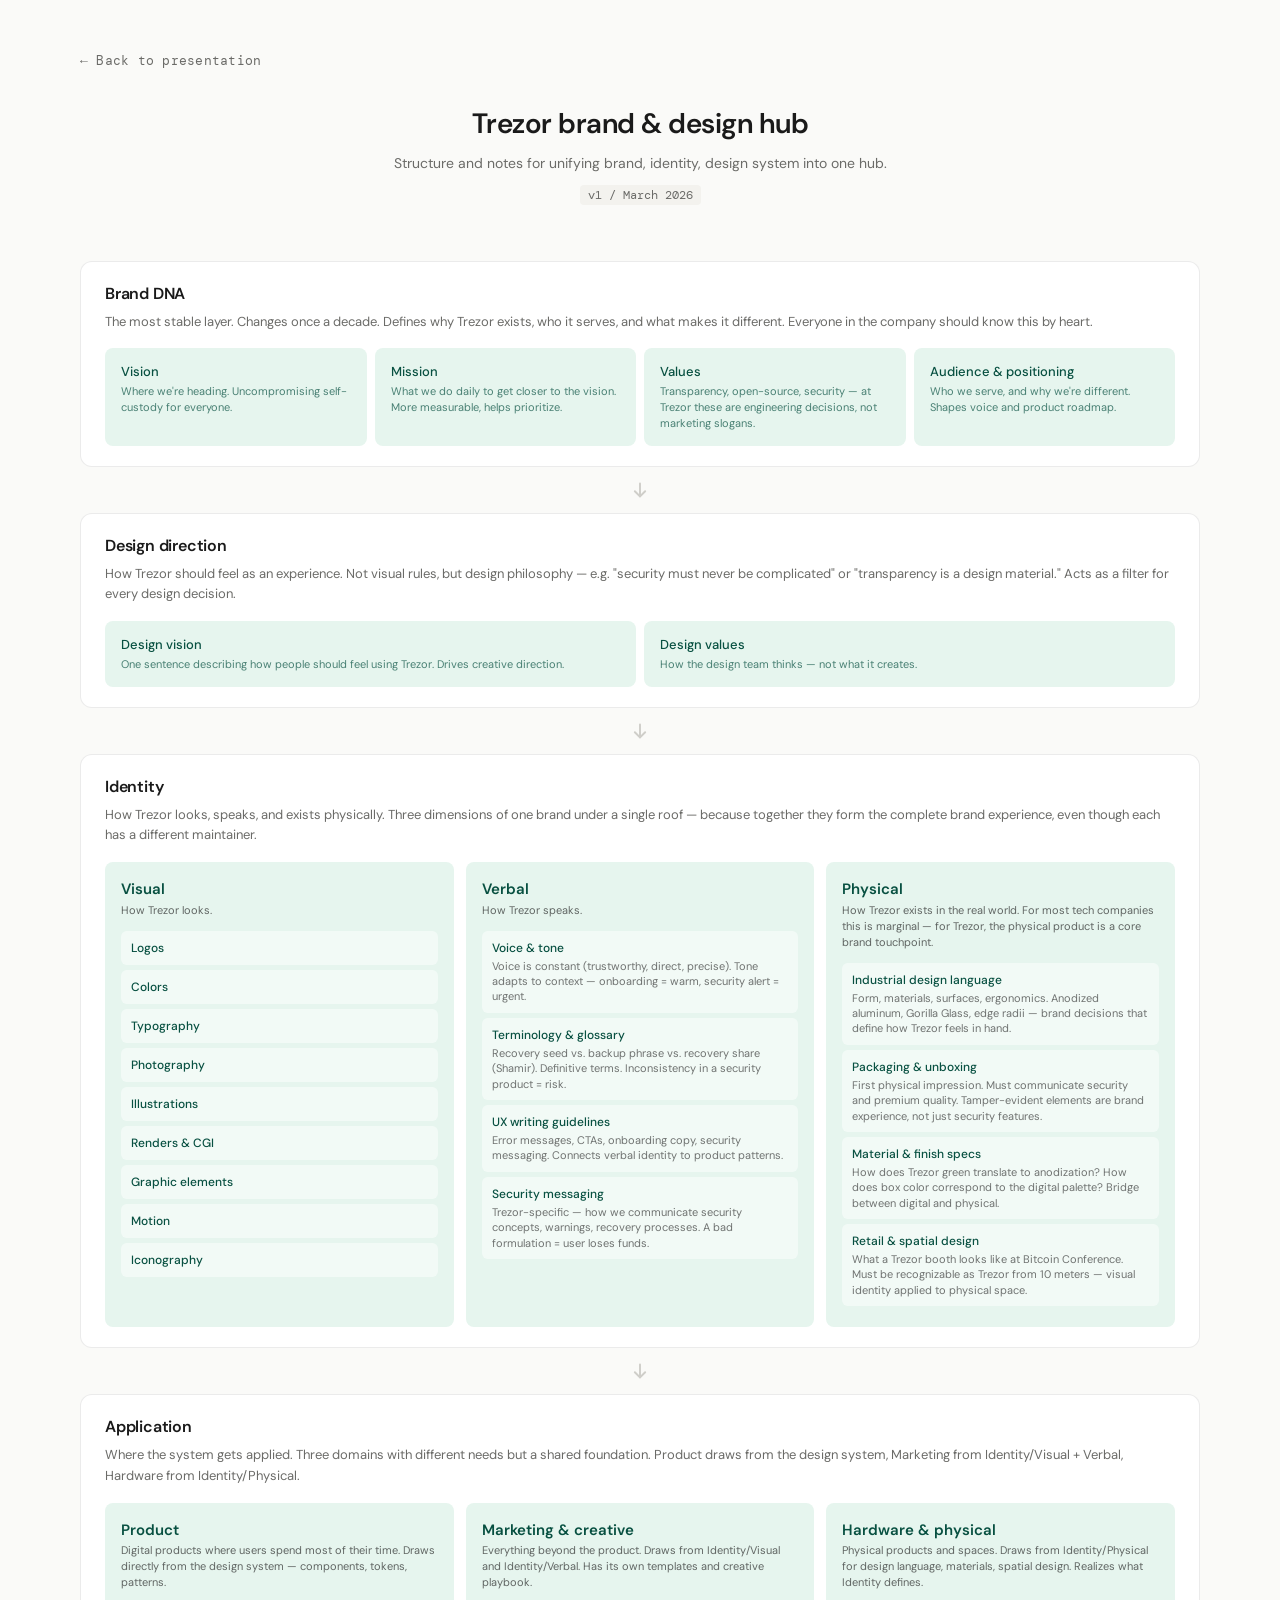
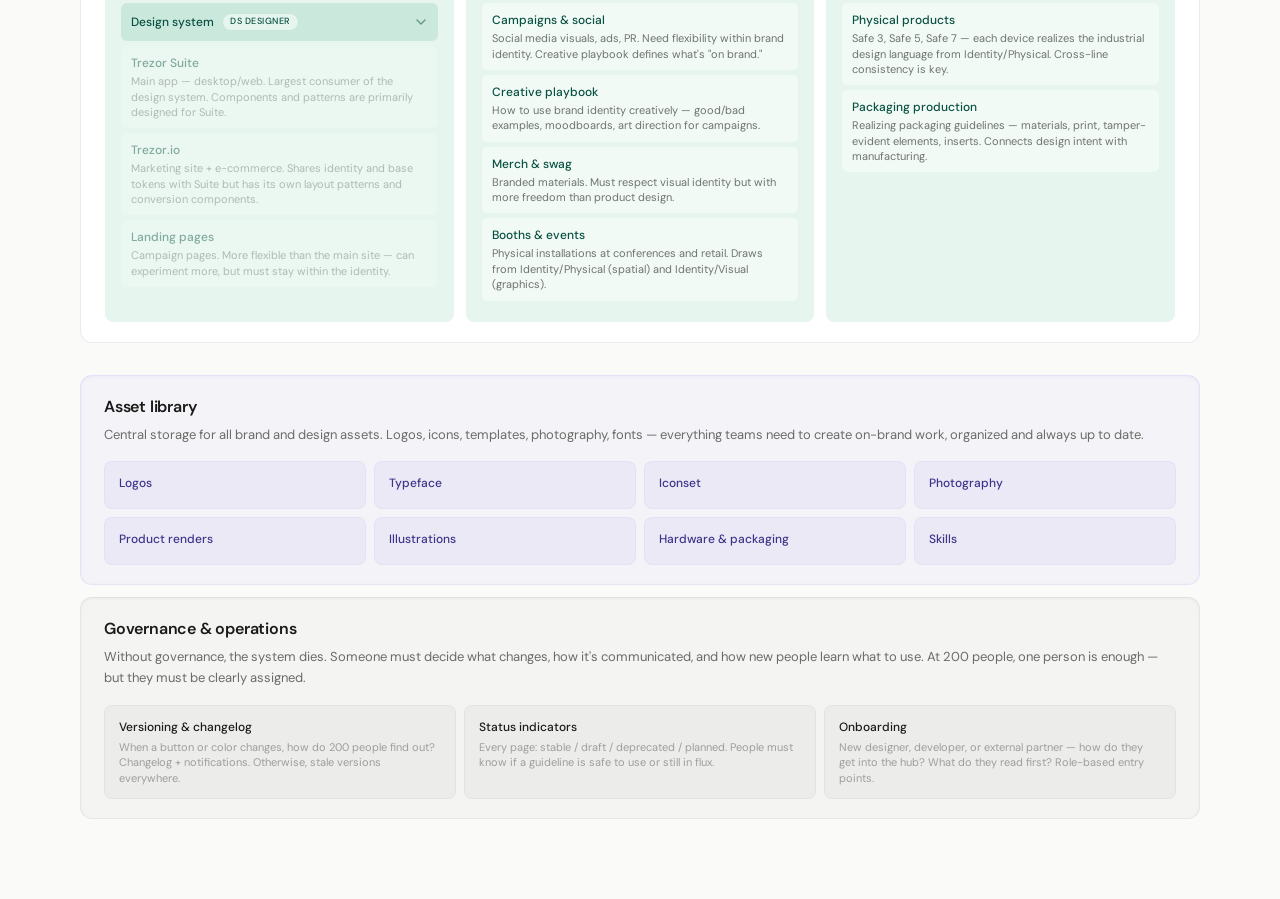
<file: design-hub.html>
<!DOCTYPE html>
<html lang="en">
<head>
<meta charset="UTF-8">
<meta name="viewport" content="width=device-width, initial-scale=1.0">
<title>Trezor Brand System Map</title>
<link href="https://fonts.googleapis.com/css2?family=DM+Sans:ital,opsz,wght@0,9..40,300;0,9..40,400;0,9..40,500;0,9..40,600&family=DM+Mono:wght@300;400&display=swap" rel="stylesheet">
<style>
:root {
  --bg: #FAFAF8;
  --bg-card: #FFFFFF;
  --text: #1A1A1A;
  --text-secondary: #6B6B68;
  --text-tertiary: #9C9A92;
  --border: rgba(0,0,0,0.08);
  --brand: #6B5CE7;
  --brand-light: #EEEDFE;
  --brand-text: #3C3489;
  --identity: #D85A30;
  --identity-light: #FEF0EB;
  --identity-text: #712B13;
  --system: #0F8A65;
  --system-light: #E6F5EE;
  --system-text: #085041;
  --apply: #6B6B68;
  --apply-light: #F3F2EE;
  --apply-text: #444441;
  --gov: #2D7DD2;
  --gov-light: #E8F1FB;
  --gov-text: #0C447C;
  --radius: 12px;
  --radius-sm: 8px;
  --connector: rgba(0,0,0,0.1);
}
@media (prefers-color-scheme: dark) {
  :root {
    --bg: #141413;
    --bg-card: #1E1E1C;
    --text: #E8E6DF;
    --text-secondary: #9C9A92;
    --text-tertiary: #6B6B68;
    --border: rgba(255,255,255,0.08);
    --brand-light: #1E1A3D;
    --brand-text: #CECBF6;
    --identity-light: #2D1810;
    --identity-text: #F5C4B3;
    --system-light: #0A2220;
    --system-text: #9FE1CB;
    --apply-light: #222220;
    --apply-text: #D3D1C7;
    --gov-light: #0C1E33;
    --gov-text: #B5D4F4;
    --connector: rgba(255,255,255,0.07);
  }
}
* { box-sizing: border-box; margin: 0; padding: 0; }
.back-link {
  display: inline-block; margin-bottom: 2rem;
  font-family: 'DM Mono', monospace; font-size: 13px;
  color: var(--text-secondary); text-decoration: none;
  letter-spacing: 0.02em;
  transition: color 0.2s;
}
.back-link:hover { color: var(--brand); }
body {
  font-family: 'DM Sans', -apple-system, sans-serif;
  background: var(--bg);
  color: var(--text);
  line-height: 1.5;
  padding: 48px 24px 80px;
  min-height: 100vh;
}
.map {
  max-width: 1120px;
  margin: 0 auto;
  position: relative;
}
header {
  text-align: center;
  margin-bottom: 56px;
}
header h1 {
  font-size: 28px;
  font-weight: 600;
  letter-spacing: -0.5px;
  margin-bottom: 8px;
}
header p {
  font-size: 14px;
  color: var(--text-secondary);
  max-width: 520px;
  margin: 0 auto;
}
header p span {
  font-family: 'DM Mono', monospace;
  font-size: 12px;
  background: var(--apply-light);
  color: var(--text-secondary);
  padding: 2px 8px;
  border-radius: 4px;
}

/* Tier sections */
.tier {
  margin-bottom: 0;
  position: relative;
}
.tier-connector {
  width: 2px;
  height: 20px;
  background: var(--connector);
  margin: 0 auto;
}

/* Cards */
.card {
  background: var(--bg-card);
  border: 1px solid var(--border);
  border-radius: var(--radius);
  padding: 20px 24px;
  position: relative;
  transition: border-color 0.2s;
}
.card:hover { border-color: rgba(0,0,0,0.15); }
@media (prefers-color-scheme: dark) {
  .card:hover { border-color: rgba(255,255,255,0.15); }
}
.card-header {
  display: flex;
  align-items: center;
  gap: 10px;
  margin-bottom: 6px;
}
.card-title {
  font-size: 16px;
  font-weight: 600;
  letter-spacing: -0.2px;
}
.card-label {
  font-size: 11px;
  font-weight: 500;
  padding: 2px 10px;
  border-radius: 20px;
  text-transform: uppercase;
  letter-spacing: 0.5px;
}
.card-owner {
  font-family: 'DM Mono', monospace;
  font-size: 11px;
  color: var(--text-tertiary);
  margin-left: auto;
}
.card-why {
  font-size: 13px;
  color: var(--text-secondary);
  line-height: 1.6;
}

/* Color themes — unified green */
.t-brand .card-label, .t-identity .card-label, .t-system .card-label, .t-apply .card-label {
  background: var(--system-light); color: var(--system-text);
}
.t-gov .card-label { background: rgba(0,0,0,0.05); color: var(--text-secondary); }
.t-gov .card {
  border-left: none;
  background: transparent;
  border: none;
  box-shadow: inset 0 1px 4px rgba(0,0,0,0.06), inset 0 0 0 1px rgba(0,0,0,0.04);
  background: rgba(0,0,0,0.025);
}
.t-gov .card:hover { border-color: transparent; }
@media (prefers-color-scheme: dark) {
  .t-gov .card-label { background: rgba(255,255,255,0.06); color: var(--text-secondary); }
  .t-gov .card {
    box-shadow: inset 0 1px 4px rgba(0,0,0,0.2), inset 0 0 0 1px rgba(255,255,255,0.04);
    background: rgba(0,0,0,0.15);
  }
  .t-gov .card:hover { border-color: transparent; }
}

/* Asset library — inset with purple accent */
.t-assets .card {
  border-left: none;
  border: none;
  box-shadow: inset 0 1px 4px rgba(107,92,231,0.08), inset 0 0 0 1px rgba(107,92,231,0.08);
  background: rgba(107,92,231,0.04);
}
.t-assets .card:hover { border-color: transparent; }
@media (prefers-color-scheme: dark) {
  .t-assets .card {
    box-shadow: inset 0 1px 4px rgba(0,0,0,0.2), inset 0 0 0 1px rgba(107,92,231,0.12);
    background: rgba(107,92,231,0.06);
  }
  .t-assets .card:hover { border-color: transparent; }
}
.assets-grid {
  display: grid;
  grid-template-columns: repeat(4, 1fr);
  gap: 8px;
  margin-top: 16px;
}
.assets-item {
  background: rgba(107,92,231,0.06);
  border-radius: var(--radius-sm);
  padding: 12px 14px;
  border: 1px solid rgba(107,92,231,0.06);
}
@media (prefers-color-scheme: dark) {
  .assets-item {
    background: rgba(107,92,231,0.08);
    border-color: rgba(107,92,231,0.08);
  }
}
.assets-item-title { font-size: 12px; font-weight: 500; color: var(--brand-text); margin-bottom: 4px; }
.assets-item-why { font-size: 11px; opacity: 0.6; line-height: 1.4; color: var(--text-secondary); }
@media (max-width: 900px) {
  .assets-grid { grid-template-columns: repeat(4, 1fr); }
}
@media (max-width: 600px) {
  .assets-grid { grid-template-columns: 1fr 1fr; }
}

/* Sub-items grid */
.sub-grid {
  display: grid;
  gap: 8px;
  margin-top: 16px;
}
.sub-grid.cols-2 { grid-template-columns: 1fr 1fr; }
.sub-grid.cols-3 { grid-template-columns: 1fr 1fr 1fr; }
.sub-grid.cols-4 { grid-template-columns: 1fr 1fr 1fr 1fr; }

.sub-item {
  padding: 14px 16px;
  border-radius: var(--radius-sm);
  cursor: pointer;
  position: relative;
  transition: all 0.2s;
}
.sub-item:hover { transform: translateY(-1px); }
.sub-item-title {
  font-size: 13px;
  font-weight: 500;
  margin-bottom: 2px;
}
.sub-item-desc {
  font-size: 11px;
  opacity: 0.7;
  line-height: 1.45;
}

/* Sub-item color fills — unified green */
.t-brand .sub-item, .t-identity .sub-item, .t-system .sub-item, .t-apply .sub-item, .t-gov .sub-item {
  background: var(--system-light); color: var(--system-text);
}

/* Identity special: 3 columns with sub-children */
.identity-cols {
  display: grid;
  grid-template-columns: 1fr 1fr 1fr;
  gap: 12px;
  margin-top: 16px;
}
.identity-col {
  border-radius: var(--radius-sm);
  padding: 16px;
}
.identity-col.visual, .identity-col.verbal, .identity-col.physical { background: var(--system-light); }
.identity-col h3 {
  font-size: 15px;
  font-weight: 600;
  margin-bottom: 2px;
}
.identity-col .col-owner {
  font-family: 'DM Mono', monospace;
  font-size: 10px;
  opacity: 0.5;
  margin-bottom: 6px;
}
.identity-col .col-why {
  font-size: 11px;
  opacity: 0.65;
  line-height: 1.45;
  margin-bottom: 12px;
}
.identity-col .col-item {
  padding: 8px 10px;
  background: rgba(255,255,255,0.5);
  border-radius: 6px;
  margin-bottom: 5px;
  cursor: pointer;
  transition: all 0.15s;
}
@media (prefers-color-scheme: dark) {
  .identity-col .col-item { background: rgba(255,255,255,0.06); }
}
.identity-col .col-item:hover { transform: translateX(3px); }
.identity-col .col-item-title {
  font-size: 12px;
  font-weight: 500;
}
.identity-col .col-item-why {
  font-size: 11px;
  opacity: 0.6;
  line-height: 1.4;
  margin-top: 2px;
}
.identity-col.visual h3, .identity-col.verbal h3, .identity-col.physical h3 { color: var(--system-text); }
.identity-col.visual .col-item-title, .identity-col.verbal .col-item-title, .identity-col.physical .col-item-title { color: var(--system-text); }

/* Design system inner */
.ds-cols {
  display: grid;
  grid-template-columns: 1fr 1fr 1fr;
  gap: 12px;
  margin-top: 16px;
}
.ds-col {
  background: var(--system-light);
  border-radius: var(--radius-sm);
  padding: 16px;
}
.ds-col h3 {
  font-size: 15px;
  font-weight: 600;
  margin-bottom: 4px;
  color: var(--system-text);
}
.ds-col .col-why {
  font-size: 11px;
  opacity: 0.65;
  line-height: 1.45;
  margin-bottom: 12px;
  color: var(--system-text);
}
.ds-col .col-item {
  padding: 8px 10px;
  background: rgba(255,255,255,0.5);
  border-radius: 6px;
  margin-bottom: 5px;
  cursor: pointer;
  transition: all 0.15s;
}
@media (prefers-color-scheme: dark) {
  .ds-col .col-item { background: rgba(255,255,255,0.06); }
}
.ds-col .col-item:hover { transform: translateX(3px); }
.ds-col .col-item-title { font-size: 12px; font-weight: 500; color: var(--system-text); }
.ds-col .col-item-why { font-size: 11px; opacity: 0.6; line-height: 1.4; margin-top: 2px; color: var(--system-text); }

/* Application 3 cols */
.app-cols {
  display: grid;
  grid-template-columns: 1fr 1fr 1fr;
  gap: 12px;
  margin-top: 16px;
}
.app-col {
  border-radius: var(--radius-sm);
  padding: 16px;
}
.app-col.product, .app-col.marketing, .app-col.hardware { background: var(--system-light); }
.app-col h3 { font-size: 15px; font-weight: 600; margin-bottom: 2px; }
.app-col .col-owner {
  font-family: 'DM Mono', monospace;
  font-size: 10px;
  opacity: 0.5;
  margin-bottom: 10px;
}
.app-col .col-why { font-size: 11px; opacity: 0.65; line-height: 1.45; margin-bottom: 12px; }
.app-col .col-item {
  padding: 8px 10px;
  background: rgba(255,255,255,0.5);
  border-radius: 6px;
  margin-bottom: 5px;
}
@media (prefers-color-scheme: dark) {
  .app-col .col-item { background: rgba(255,255,255,0.06); }
}
.app-col .col-item-title { font-size: 12px; font-weight: 500; }
.app-col .col-item-why { font-size: 11px; opacity: 0.6; line-height: 1.4; margin-top: 2px; }
.app-col .col-item.muted { opacity: 0.45; }
.app-col h3, .app-col .col-item-title { color: var(--system-text); }

/* Governance grid */
.gov-grid {
  display: grid;
  grid-template-columns: repeat(3, 1fr);
  gap: 8px;
  margin-top: 16px;
}
.gov-item {
  background: rgba(0,0,0,0.03);
  border-radius: var(--radius-sm);
  padding: 12px 14px;
  border: 1px solid rgba(0,0,0,0.04);
}
@media (prefers-color-scheme: dark) {
  .gov-item {
    background: rgba(255,255,255,0.03);
    border-color: rgba(255,255,255,0.04);
  }
}
.gov-item-title { font-size: 12px; font-weight: 500; color: var(--text); margin-bottom: 4px; }
.gov-item-why { font-size: 11px; opacity: 0.6; line-height: 1.4; color: var(--text-secondary); }

/* Flow arrows between tiers */
.flow-arrow {
  display: flex;
  align-items: center;
  justify-content: center;
  padding: 14px 0;
  color: var(--text-tertiary);
  font-size: 12px;
  gap: 8px;
}
.flow-arrow::before {
  display: none;
}
.flow-arrow svg {
  width: 18px;
  height: 18px;
  opacity: 0.45;
}

/* Tooltip */
.tooltip {
  display: none;
  position: absolute;
  bottom: calc(100% + 8px);
  left: 50%;
  transform: translateX(-50%);
  background: var(--text);
  color: var(--bg);
  font-size: 12px;
  line-height: 1.5;
  padding: 10px 14px;
  border-radius: 8px;
  max-width: 280px;
  z-index: 100;
  pointer-events: none;
}
.sub-item:hover .tooltip,
.col-item:hover .tooltip { display: block; }

/* Footer legend */
.legend {
  display: flex;
  justify-content: center;
  gap: 24px;
  margin-top: 48px;
  flex-wrap: wrap;
}
.legend-item {
  display: flex;
  align-items: center;
  gap: 6px;
  font-size: 12px;
  color: var(--text-secondary);
}
.legend-dot {
  width: 10px;
  height: 10px;
  border-radius: 50%;
}

/* Collapsible Design System inside Product */
.ds-toggle {
  display: flex;
  align-items: center;
  gap: 8px;
  padding: 10px 10px;
  background: rgba(15,138,101,0.12);
  border-radius: 6px;
  margin-bottom: 5px;
  cursor: pointer;
  transition: all 0.15s;
  user-select: none;
}
@media (prefers-color-scheme: dark) {
  .ds-toggle { background: rgba(15,138,101,0.15); }
}
.ds-toggle:hover { transform: translateX(3px); }
.ds-toggle-title {
  font-size: 12px;
  font-weight: 500;
  color: var(--system-text);
}
.ds-toggle-label {
  font-size: 9px;
  font-weight: 500;
  padding: 1px 7px;
  border-radius: 20px;
  text-transform: uppercase;
  letter-spacing: 0.5px;
  background: var(--system-light);
  color: var(--system-text);
  border: 1px solid rgba(15,138,101,0.15);
}
@media (prefers-color-scheme: dark) {
  .ds-toggle-label { border-color: rgba(159,225,203,0.15); }
}
.ds-toggle-chevron {
  margin-left: auto;
  width: 14px;
  height: 14px;
  color: var(--system-text);
  opacity: 0.5;
  transition: transform 0.25s ease;
  flex-shrink: 0;
}
.ds-toggle.open .ds-toggle-chevron {
  transform: rotate(180deg);
}
.ds-expandable {
  max-height: 0;
  overflow: hidden;
  transition: max-height 0.35s ease, opacity 0.25s ease;
  opacity: 0;
}
.ds-expandable.open {
  max-height: 2000px;
  opacity: 1;
}
.ds-inner {
  padding: 8px 0 4px;
  display: flex;
  flex-direction: column;
  gap: 6px;
}
.ds-inner-section {
  background: rgba(255,255,255,0.35);
  border-radius: 6px;
  padding: 10px 12px;
}
@media (prefers-color-scheme: dark) {
  .ds-inner-section { background: rgba(255,255,255,0.04); }
}
.ds-inner-section h4 {
  font-size: 12px;
  font-weight: 600;
  color: var(--system-text);
  margin-bottom: 2px;
}
.ds-inner-section .ds-section-why {
  font-size: 10px;
  opacity: 0.6;
  line-height: 1.4;
  margin-bottom: 8px;
  color: var(--system-text);
}
.ds-inner-item {
  padding: 5px 8px;
  background: rgba(255,255,255,0.6);
  border-radius: 5px;
  margin-bottom: 3px;
}
@media (prefers-color-scheme: dark) {
  .ds-inner-item { background: rgba(255,255,255,0.05); }
}
.ds-inner-item-title {
  font-size: 11px;
  font-weight: 500;
  color: var(--system-text);
}
.ds-inner-item-why {
  font-size: 10px;
  opacity: 0.55;
  line-height: 1.35;
  margin-top: 1px;
  color: var(--system-text);
}

/* Responsive */
@media (max-width: 900px) {
  .identity-cols, .ds-cols, .app-cols { grid-template-columns: 1fr; }
  .gov-grid { grid-template-columns: 1fr 1fr; }
  .sub-grid.cols-4 { grid-template-columns: 1fr 1fr; }
}
@media (max-width: 600px) {
  body { padding: 24px 16px 48px; }
  .sub-grid.cols-2, .sub-grid.cols-3, .sub-grid.cols-4 { grid-template-columns: 1fr; }
  .gov-grid { grid-template-columns: 1fr; }
}

</style>
</head>
<body>

<div class="map">

<a href="index.html#vision" class="back-link">&larr; Back to presentation</a>

<header>
  <h1>Trezor brand & design hub</h1>
  <p>Structure and notes for unifying brand, identity, design system into one hub.</p>
  <p style="margin-top: 10px;"><span>v1 / March 2026</span></p>
</header>


<!-- 1. BRAND DNA -->
<div class="tier t-brand">
  <div class="card">
    <div class="card-header">
      <span class="card-title">Brand DNA</span>
    </div>
    <p class="card-why">The most stable layer. Changes once a decade. Defines why Trezor exists, who it serves, and what makes it different. Everyone in the company should know this by heart.</p>
    <div class="sub-grid cols-4">
      <div class="sub-item">
        <div class="sub-item-title">Vision</div>
        <div class="sub-item-desc">Where we're heading. Uncompromising self-custody for everyone.</div>
      </div>
      <div class="sub-item">
        <div class="sub-item-title">Mission</div>
        <div class="sub-item-desc">What we do daily to get closer to the vision. More measurable, helps prioritize.</div>
      </div>
      <div class="sub-item">
        <div class="sub-item-title">Values</div>
        <div class="sub-item-desc">Transparency, open-source, security &mdash; at Trezor these are engineering decisions, not marketing slogans.</div>
      </div>
      <div class="sub-item">
        <div class="sub-item-title">Audience & positioning</div>
        <div class="sub-item-desc">Who we serve, and why we're different. Shapes voice and product roadmap.</div>
      </div>
    </div>
  </div>
</div>

<div class="flow-arrow"><svg viewBox="0 0 14 14"><path d="M7 2v10M3 8l4 4 4-4" stroke="currentColor" stroke-width="1.5" fill="none" stroke-linecap="round"/></svg></div>

<!-- 2. DESIGN VISION -->
<div class="tier t-brand">
  <div class="card">
    <div class="card-header">
      <span class="card-title">Design direction</span>
    </div>
    <p class="card-why">How Trezor should feel as an experience. Not visual rules, but design philosophy &mdash; e.g. "security must never be complicated" or "transparency is a design material." Acts as a filter for every design decision.</p>
    <div class="sub-grid cols-2">
      <div class="sub-item">
        <div class="sub-item-title">Design vision</div>
        <div class="sub-item-desc">One sentence describing how people should feel using Trezor. Drives creative direction.</div>
      </div>
      <div class="sub-item">
        <div class="sub-item-title">Design values</div>
        <div class="sub-item-desc">How the design team thinks &mdash; not what it creates.</div>
      </div>
    </div>
  </div>
</div>

<div class="flow-arrow"><svg viewBox="0 0 14 14"><path d="M7 2v10M3 8l4 4 4-4" stroke="currentColor" stroke-width="1.5" fill="none" stroke-linecap="round"/></svg></div>

<!-- 3. IDENTITY -->
<div class="tier t-identity">
  <div class="card">
    <div class="card-header">
      <span class="card-title">Identity</span>
    </div>
    <p class="card-why">How Trezor looks, speaks, and exists physically. Three dimensions of one brand under a single roof &mdash; because together they form the complete brand experience, even though each has a different maintainer.</p>

    <div class="identity-cols">
      <!-- Visual -->
      <div class="identity-col visual">
        <h3>Visual</h3>
        <div class="col-why">How Trezor looks.</div>
        <div class="col-item"><div class="col-item-title">Logos</div></div>
        <div class="col-item"><div class="col-item-title">Colors</div></div>
        <div class="col-item"><div class="col-item-title">Typography</div></div>
        <div class="col-item"><div class="col-item-title">Photography</div></div>
        <div class="col-item"><div class="col-item-title">Illustrations</div></div>
        <div class="col-item"><div class="col-item-title">Renders & CGI</div></div>
        <div class="col-item"><div class="col-item-title">Graphic elements</div></div>
        <div class="col-item"><div class="col-item-title">Motion</div></div>
        <div class="col-item"><div class="col-item-title">Iconography</div></div>
      </div>

      <!-- Verbal -->
      <div class="identity-col verbal">
        <h3>Verbal</h3>
        <div class="col-why">How Trezor speaks.</div>
        <div class="col-item">
          <div class="col-item-title">Voice & tone</div>
          <div class="col-item-why">Voice is constant (trustworthy, direct, precise). Tone adapts to context &mdash; onboarding = warm, security alert = urgent.</div>
        </div>
        <div class="col-item">
          <div class="col-item-title">Terminology & glossary</div>
          <div class="col-item-why">Recovery seed vs. backup phrase vs. recovery share (Shamir). Definitive terms. Inconsistency in a security product = risk.</div>
        </div>
        <div class="col-item">
          <div class="col-item-title">UX writing guidelines</div>
          <div class="col-item-why">Error messages, CTAs, onboarding copy, security messaging. Connects verbal identity to product patterns.</div>
        </div>
        <div class="col-item">
          <div class="col-item-title">Security messaging</div>
          <div class="col-item-why">Trezor-specific &mdash; how we communicate security concepts, warnings, recovery processes. A bad formulation = user loses funds.</div>
        </div>
      </div>

      <!-- Physical -->
      <div class="identity-col physical">
        <h3>Physical</h3>
        <div class="col-why">How Trezor exists in the real world. For most tech companies this is marginal &mdash; for Trezor, the physical product is a core brand touchpoint.</div>
        <div class="col-item">
          <div class="col-item-title">Industrial design language</div>
          <div class="col-item-why">Form, materials, surfaces, ergonomics. Anodized aluminum, Gorilla Glass, edge radii &mdash; brand decisions that define how Trezor feels in hand.</div>
        </div>
        <div class="col-item">
          <div class="col-item-title">Packaging & unboxing</div>
          <div class="col-item-why">First physical impression. Must communicate security and premium quality. Tamper-evident elements are brand experience, not just security features.</div>
        </div>
        <div class="col-item">
          <div class="col-item-title">Material & finish specs</div>
          <div class="col-item-why">How does Trezor green translate to anodization? How does box color correspond to the digital palette? Bridge between digital and physical.</div>
        </div>
        <div class="col-item">
          <div class="col-item-title">Retail & spatial design</div>
          <div class="col-item-why">What a Trezor booth looks like at Bitcoin Conference. Must be recognizable as Trezor from 10 meters &mdash; visual identity applied to physical space.</div>
        </div>
      </div>
    </div>
  </div>
</div>

<div class="flow-arrow"><svg viewBox="0 0 14 14"><path d="M7 2v10M3 8l4 4 4-4" stroke="currentColor" stroke-width="1.5" fill="none" stroke-linecap="round"/></svg></div>

<!-- 4. APPLICATION (includes Design System under Product) -->
<div class="tier t-apply">
  <div class="card">
    <div class="card-header">
      <span class="card-title">Application</span>
    </div>
    <p class="card-why">Where the system gets applied. Three domains with different needs but a shared foundation. Product draws from the design system, Marketing from Identity/Visual + Verbal, Hardware from Identity/Physical.</p>

    <div class="app-cols">
      <div class="app-col product">
        <h3>Product</h3>
        <div class="col-why">Digital products where users spend most of their time. Draws directly from the design system &mdash; components, tokens, patterns.</div>

        <!-- Design System (collapsible) -->
        <div class="ds-toggle" onclick="this.classList.toggle('open');this.nextElementSibling.classList.toggle('open')">
          <span class="ds-toggle-title">Design system</span>
          <span class="ds-toggle-label">DS designer</span>
          <svg class="ds-toggle-chevron" viewBox="0 0 14 14"><path d="M3 5l4 4 4-4" stroke="currentColor" stroke-width="1.5" fill="none" stroke-linecap="round" stroke-linejoin="round"/></svg>
        </div>
        <div class="ds-expandable">
          <div class="ds-inner">
            <div class="ds-inner-section">
              <h4>Foundations</h4>
              <div class="ds-section-why">Base building blocks &mdash; tokens, grid, spacing. The bridge between brand identity and code.</div>
              <div class="ds-inner-item">
                <div class="ds-inner-item-title">Design tokens</div>
                <div class="ds-inner-item-why">Named values: color.brand.primary, space.md. Three tiers: primitive, semantic, component.</div>
              </div>
              <div class="ds-inner-item">
                <div class="ds-inner-item-title">Grid & layout</div>
                <div class="ds-inner-item-why">Responsive grid, breakpoints, spacing system. Shared rhythm across Suite, web, landing pages.</div>
              </div>
              <div class="ds-inner-item">
                <div class="ds-inner-item-title">Typography scale</div>
                <div class="ds-inner-item-why">Size scale linked to tokens. heading-1 through body-small with line-height and letter-spacing.</div>
              </div>
            </div>
            <div class="ds-inner-section">
              <h4>Components</h4>
              <div class="ds-section-why">UI library &mdash; buttons, inputs, cards. Exist in Figma and code. Documented with usage, states, a11y.</div>
              <div class="ds-inner-item">
                <div class="ds-inner-item-title">Core components</div>
                <div class="ds-inner-item-why">Button, input, checkbox, tooltip &mdash; the foundation used everywhere.</div>
              </div>
              <div class="ds-inner-item">
                <div class="ds-inner-item-title">Composed components</div>
                <div class="ds-inner-item-why">Header, navigation, transaction card, device selector &mdash; built from core components.</div>
              </div>
              <div class="ds-inner-item">
                <div class="ds-inner-item-title">Accessibility</div>
                <div class="ds-inner-item-why">WCAG AA minimum. Contrast and keyboard nav standards for every component.</div>
              </div>
            </div>
            <div class="ds-inner-section">
              <h4>Patterns</h4>
              <div class="ds-section-why">Repeatable UX patterns &mdash; how onboarding works, how transactions display. Behavior and flow.</div>
              <div class="ds-inner-item">
                <div class="ds-inner-item-title">Common flows</div>
                <div class="ds-inner-item-why">Device setup, send transaction, recovery &mdash; definitive steps for each flow.</div>
              </div>
              <div class="ds-inner-item">
                <div class="ds-inner-item-title">Content patterns</div>
                <div class="ds-inner-item-why">Error messages, empty states, onboarding copy. Verbal identity in product.</div>
              </div>
              <div class="ds-inner-item">
                <div class="ds-inner-item-title">Security patterns</div>
                <div class="ds-inner-item-why">How we display seed, confirm transactions, communicate risk. The most critical section.</div>
              </div>
            </div>
          </div>
        </div>

        <div class="col-item muted">
          <div class="col-item-title">Trezor Suite</div>
          <div class="col-item-why">Main app &mdash; desktop/web. Largest consumer of the design system. Components and patterns are primarily designed for Suite.</div>
        </div>
        <div class="col-item muted">
          <div class="col-item-title">Trezor.io</div>
          <div class="col-item-why">Marketing site + e-commerce. Shares identity and base tokens with Suite but has its own layout patterns and conversion components.</div>
        </div>
        <div class="col-item muted">
          <div class="col-item-title">Landing pages</div>
          <div class="col-item-why">Campaign pages. More flexible than the main site &mdash; can experiment more, but must stay within the identity.</div>
        </div>
      </div>

      <div class="app-col marketing">
        <h3>Marketing & creative</h3>
        <div class="col-why">Everything beyond the product. Draws from Identity/Visual and Identity/Verbal. Has its own templates and creative playbook.</div>
        <div class="col-item">
          <div class="col-item-title">Campaigns & social</div>
          <div class="col-item-why">Social media visuals, ads, PR. Need flexibility within brand identity. Creative playbook defines what's "on brand."</div>
        </div>
        <div class="col-item">
          <div class="col-item-title">Creative playbook</div>
          <div class="col-item-why">How to use brand identity creatively &mdash; good/bad examples, moodboards, art direction for campaigns.</div>
        </div>
        <div class="col-item">
          <div class="col-item-title">Merch & swag</div>
          <div class="col-item-why">Branded materials. Must respect visual identity but with more freedom than product design.</div>
        </div>
        <div class="col-item">
          <div class="col-item-title">Booths & events</div>
          <div class="col-item-why">Physical installations at conferences and retail. Draws from Identity/Physical (spatial) and Identity/Visual (graphics).</div>
        </div>
      </div>

      <div class="app-col hardware">
        <h3>Hardware & physical</h3>
        <div class="col-why">Physical products and spaces. Draws from Identity/Physical for design language, materials, spatial design. Realizes what Identity defines.</div>
        <div class="col-item">
          <div class="col-item-title">Physical products</div>
          <div class="col-item-why">Safe 3, Safe 5, Safe 7 &mdash; each device realizes the industrial design language from Identity/Physical. Cross-line consistency is key.</div>
        </div>
        <div class="col-item">
          <div class="col-item-title">Packaging production</div>
          <div class="col-item-why">Realizing packaging guidelines &mdash; materials, print, tamper-evident elements, inserts. Connects design intent with manufacturing.</div>
        </div>
      </div>
    </div>
  </div>
</div>

<div style="height:32px"></div>

<!-- 5. ASSET LIBRARY -->
<div class="tier t-assets">
  <div class="card">
    <div class="card-header">
      <span class="card-title">Asset library</span>
    </div>
    <p class="card-why">Central storage for all brand and design assets. Logos, icons, templates, photography, fonts &mdash; everything teams need to create on-brand work, organized and always up to date.</p>

    <div class="assets-grid">
      <div class="assets-item"><div class="assets-item-title">Logos</div></div>
      <div class="assets-item"><div class="assets-item-title">Typeface</div></div>
      <div class="assets-item"><div class="assets-item-title">Iconset</div></div>
      <div class="assets-item"><div class="assets-item-title">Photography</div></div>
      <div class="assets-item"><div class="assets-item-title">Product renders</div></div>
      <div class="assets-item"><div class="assets-item-title">Illustrations</div></div>
      <div class="assets-item"><div class="assets-item-title">Hardware & packaging</div></div>
      <div class="assets-item"><div class="assets-item-title">Skills</div></div>
    </div>
  </div>
</div>

<div style="height:12px"></div>

<!-- 6. GOVERNANCE -->
<div class="tier t-gov">
  <div class="card">
    <div class="card-header">
      <span class="card-title">Governance & operations</span>
    </div>
    <p class="card-why">Without governance, the system dies. Someone must decide what changes, how it's communicated, and how new people learn what to use. At 200 people, one person is enough &mdash; but they must be clearly assigned.</p>

    <div class="gov-grid">
      <div class="gov-item">
        <div class="gov-item-title">Versioning & changelog</div>
        <div class="gov-item-why">When a button or color changes, how do 200 people find out? Changelog + notifications. Otherwise, stale versions everywhere.</div>
      </div>
      <div class="gov-item">
        <div class="gov-item-title">Status indicators</div>
        <div class="gov-item-why">Every page: stable / draft / deprecated / planned. People must know if a guideline is safe to use or still in flux.</div>
      </div>
      <div class="gov-item">
        <div class="gov-item-title">Onboarding</div>
        <div class="gov-item-why">New designer, developer, or external partner &mdash; how do they get into the hub? What do they read first? Role-based entry points.</div>
      </div>
    </div>
  </div>
</div>

</div>

</body>
</html>
</file>
<file: css/styles.css>
/* ═══════════════════════════════════════════════════════════
   FUTURE OF PRODUCT TEAMS — Trezor 2026
   Inspired by melboucierayane.com
   ═══════════════════════════════════════════════════════════ */

/* ─── 12-Step Gray Scale ─────────────────────────────────
   Grays 1-5: backgrounds, borders (decorative)
   Grays 6+: text (all pass WCAG AA 4.5:1 on gray-1/gray-2)

   Light mode contrast on #fcfcfc:
   gray-6  #717171 → 4.76:1 ✓   gray-9  #444444 → 9.49:1 ✓
   gray-7  #616161 → 6.04:1 ✓   gray-10 #363636 → 11.4:1 ✓
   gray-8  #525252 → 7.62:1 ✓   gray-12 #1a1a1a → 16.0:1 ✓

   Dark mode contrast on #050505:
   gray-6  #7c7c7c → 4.92:1 ✓   gray-9  #ababab → 8.88:1 ✓
   gray-7  #8a8a8a → 5.90:1 ✓   gray-10 #b8b8b8 → 11.7:1 ✓
   gray-8  #9a9a9a → 7.24:1 ✓   gray-12 #ececec → 17.6:1 ✓
   ─────────────────────────────────────────────────────── */
:root {
    /* Backgrounds & borders */
    --gray-1:  #fcfcfc;
    --gray-2:  #f8f8f8;
    --gray-3:  #efefef;
    --gray-4:  #e0e0e0;
    --gray-5:  #cdcdcd;
    /* Text (all AA-compliant on gray-1 and gray-2) */
    --gray-6:  #717171;
    --gray-7:  #616161;
    --gray-8:  #525252;
    --gray-9:  #444444;
    --gray-10: #363636;
    --gray-11: #282828;
    --gray-12: #1a1a1a;

    /* Accent colors — darkened for light backgrounds (all ≥4.5:1 on white) */
    --accent: #15803d;           /* 4.89:1 on #fcfcfc */
    --accent-dim: rgba(21, 128, 61, 0.08);
    --accent-orange: #c93c00;    /* 5.68:1 on #fcfcfc */

    /* Core hubs */
    --hub-design: #7c5fc4;       /* 4.77:1 on #fcfcfc */
    --hub-content: #b45309;       /* 4.89:1 on #fcfcfc */
    --hub-insights: #2563eb;      /* 5.04:1 on #fcfcfc */
    /* Specialized hubs */
    --hub-security: #be123c;      /* 6.1:1 on #fcfcfc */
    --hub-experiment: #0e7490;    /* 4.94:1 on #fcfcfc */
    --hub-local: #c2410c;         /* 4.97:1 on #fcfcfc */
    --warning: #dc2626;           /* 4.63:1 on #fcfcfc */

    --font-sans: 'Inter', -apple-system, BlinkMacSystemFont, system-ui, sans-serif;
    --font-mono: 'JetBrains Mono', 'SF Mono', monospace;
    --ease: cubic-bezier(0.2, 0.8, 0.2, 1);
}

.dark {
    /* Backgrounds & borders */
    --gray-1:  #050505;
    --gray-2:  #0a0a0a;
    --gray-3:  #151515;
    --gray-4:  #1f1f1f;
    --gray-5:  #2e2e2e;
    /* Text (all AA-compliant on gray-1 and gray-2) */
    --gray-6:  #7c7c7c;
    --gray-7:  #8a8a8a;
    --gray-8:  #9a9a9a;
    --gray-9:  #ababab;
    --gray-10: #b8b8b8;
    --gray-11: #c8c8c8;
    --gray-12: #ececec;

    /* Accent colors — bright originals work on dark (all ≥5:1 on #050505) */
    --accent: #1DB954;
    --accent-dim: rgba(29, 185, 84, 0.15);
    --accent-orange: #FF4D00;

    /* Core hubs */
    --hub-design: #A78BFA;
    --hub-content: #FBBF24;
    --hub-insights: #60A5FA;
    /* Specialized hubs */
    --hub-security: #F43F5E;
    --hub-experiment: #06B6D4;
    --hub-local: #F97316;
    --warning: #ef4444;
}

/* ─── Reset ─────────────────────────────────────────────── */
*, *::before, *::after { box-sizing: border-box; margin: 0; padding: 0; }
html { scroll-behavior: smooth; -webkit-font-smoothing: antialiased; -moz-osx-font-smoothing: grayscale; }
body {
    font-family: var(--font-sans);
    background: transparent;
    color: var(--gray-12);
    line-height: 1.6;
    font-size: 15px;
    overflow-x: hidden;
    transition: background 0.2s var(--ease), color 0.2s var(--ease);
}
::selection { background: var(--accent); color: #fff; }
a { color: var(--gray-7); text-decoration: none; transition: color 0.2s var(--ease); }
a:hover { color: var(--gray-11); }
strong { font-weight: 600; color: var(--gray-12); }
img { max-width: 100%; display: block; }

.container { max-width: 960px; margin: 0 auto; padding: 0 clamp(1.5rem, 5vw, 2.5rem); }

/* ─── Typography Utilities ──────────────────────────────── */
.mono-xs {
    font-family: var(--font-mono);
    font-size: 11px;
    letter-spacing: 0.06em;
    text-transform: uppercase;
    color: var(--gray-6);
}
.mono-sm {
    font-family: var(--font-mono);
    font-size: 13px;
    letter-spacing: 0.04em;
    color: var(--gray-7);
}
.text-muted { color: var(--gray-6); }
.design-color { color: var(--hub-design) !important; }
.content-color { color: var(--hub-content) !important; }
.insights-color { color: var(--hub-insights) !important; }
.security-color { color: var(--hub-security) !important; }
.experiment-color { color: var(--hub-experiment) !important; }
.local-color { color: var(--hub-local) !important; }
.accent-color { color: var(--accent) !important; }
.warning-text { color: var(--warning) !important; }

/* ─── Blur Fade Animation ───────────────────────────────── */
.blur-fade {
    opacity: 0;
    transform: translateY(12px);
    filter: blur(6px);
    transition: opacity 0.5s var(--ease), transform 0.5s var(--ease), filter 0.5s var(--ease);
}
.blur-fade.revealed {
    opacity: 1;
    transform: translateY(0);
    filter: blur(0px);
}

/* ─── Preloader ─────────────────────────────────────────── */
#preloader {
    position: fixed; inset: 0; z-index: 1000;
    background: var(--gray-1);
    display: flex; align-items: center; justify-content: center;
    transition: opacity 0.6s var(--ease), visibility 0.6s;
}
#preloader.hidden { opacity: 0; visibility: hidden; pointer-events: none; }
.preloader-content { text-align: center; opacity: 0; transform: translateY(10px); animation: fadeUp 0.6s var(--ease) 0.3s forwards; }
.preloader-label { font-family: var(--font-mono); font-size: 12px; letter-spacing: 0.15em; text-transform: uppercase; color: var(--gray-6); margin-bottom: 1.5rem; }
.preloader-quote { font-size: clamp(1rem, 2.5vw, 1.375rem); color: var(--gray-8); font-weight: 300; line-height: 1.5; max-width: 480px; }

@keyframes fadeUp { to { opacity: 1; transform: translateY(0); } }

/* ─── Scroll Progress (hidden) ───────────────────────────── */
.scroll-progress { display: none; }

/* ─── Navigation ────────────────────────────────────────── */
.navbar {
    position: fixed; top: 0; left: 0; right: 0; z-index: 50;
    display: flex; align-items: center; justify-content: space-between;
    padding: 0 clamp(1.5rem, 4vw, 2rem);
    height: 56px;
    background: color-mix(in oklch, var(--gray-1) 80%, transparent);
    backdrop-filter: blur(12px); -webkit-backdrop-filter: blur(12px);
    transition: all 0.2s var(--ease);
    transform: translateY(-100%); opacity: 0;
}
.navbar.visible { transform: translateY(0); opacity: 1; }
.navbar.scrolled { border-bottom: 1px solid var(--gray-3); }

.nav-brand {
    font-family: var(--font-mono); font-size: 13px;
    letter-spacing: 0.08em; text-transform: uppercase;
    color: var(--gray-9); transition: color 0.2s var(--ease);
}
.nav-brand:hover { color: var(--gray-12); }

.nav-right { display: flex; align-items: center; gap: 1.5rem; }
.nav-counter { font-family: var(--font-mono); font-size: 11px; letter-spacing: 0.02em; display: none; }
.nav-counter-value { color: var(--gray-11); }
.nav-counter-label { color: var(--gray-7); }
@media (min-width: 1024px) { .nav-counter { display: inline; } }

.nav-link {
    font-size: 13px; color: var(--gray-7);
    transition: color 0.2s var(--ease);
    display: none;
}
.nav-link:hover { color: var(--gray-11); }
.nav-link.active { color: var(--gray-12); }
@media (min-width: 768px) { .nav-link { display: inline; } }

/* Theme Toggle */
.theme-toggle {
    position: relative; width: 28px; height: 28px;
    display: flex; align-items: center; justify-content: center;
    cursor: pointer; background: none; border: none;
    transition: transform 0.2s var(--ease);
}
.theme-toggle:active { transform: scale(0.96); }
.theme-toggle-circle {
    width: 16px; height: 16px; border-radius: 50%;
    border: 2px solid var(--gray-12);
    background: transparent;
    transition: all 0.2s var(--ease);
}
.dark .theme-toggle-circle { background: transparent; }
html:not(.dark) .theme-toggle-circle { background: var(--gray-12); }

/* ─── Scroll Sidebar ────────────────────────────────────── */
.scroll-sidebar {
    position: fixed; left: 24px; top: 56px; bottom: 0;
    z-index: 30; width: 70px;
    display: none;
    opacity: 0; transform: translateX(-30px);
    transition: opacity 0.5s var(--ease), transform 0.5s var(--ease);
    pointer-events: none;
}
.scroll-sidebar.visible {
    opacity: 1; transform: translateX(0); pointer-events: auto;
}
@media (min-width: 1200px) { .scroll-sidebar { display: block; } }

.sidebar-track {
    position: absolute; left: 0; top: 0; bottom: 0;
    width: 1px; background: var(--gray-3);
}

.sidebar-cursor {
    position: absolute; left: -13px;
    transition: top 0.15s var(--ease);
}

.sidebar-label {
    position: absolute; left: 0;
    height: 28px; display: flex; align-items: center;
    padding-left: 42px; background: none; border: none; cursor: pointer;
}
.sidebar-label span {
    font-size: 13px; font-weight: 500;
    letter-spacing: 0.08em; text-transform: uppercase;
    white-space: nowrap;
    color: var(--gray-7);
    opacity: 0; filter: blur(4px); transform: translateX(-8px);
    transition: all 0.3s var(--ease);
}
.sidebar-label.active span {
    opacity: 1; filter: blur(0); transform: translateX(0);
    color: var(--accent);
}
.sidebar-label:hover span {
    opacity: 0.7; filter: blur(0); transform: translateX(0);
}

/* ─── Hero (sticky scroll with blur-out) ────────────────── */
.hero-scroll-wrapper {
    position: relative;
    height: 150vh;
    background: var(--gray-1);
}
.hero-sticky {
    position: sticky;
    top: 0;
    height: 100vh;
    display: flex; flex-direction: column;
    align-items: center; justify-content: center;
    text-align: center;
    padding: 2rem;
    overflow: hidden;
    will-change: transform;
}
.hero-bg-grid {
    position: absolute; inset: 0;
    background-image: linear-gradient(var(--gray-3) 1px, transparent 1px), linear-gradient(90deg, var(--gray-3) 1px, transparent 1px);
    background-size: 60px 60px; opacity: 0.4;
    mask-image: radial-gradient(ellipse 70% 60% at 50% 50%, black 20%, transparent 70%);
    -webkit-mask-image: radial-gradient(ellipse 70% 60% at 50% 50%, black 20%, transparent 70%);
}
.hero-content {
    position: relative; z-index: 1; max-width: 700px;
    will-change: transform, opacity, filter;
    transition: none; /* Driven by JS */
}
.hero-end-fade {
    display: none; /* Stats section handles the transition now */
}
.hero-title {
    font-size: clamp(28px, 5vw, 52px);
    font-weight: 500; line-height: 1.1;
    letter-spacing: -0.03em;
    color: var(--gray-12);
    margin-bottom: 1.5rem;
}
.hero-word {
    display: inline-block; margin-right: 0.25em;
    opacity: 0; transform: translateY(20px); filter: blur(8px);
}
.hero-word.animate { animation: wordIn 0.5s var(--ease) forwards; }
.accent-word { color: var(--accent); }
.hero-sub, .hero-role { opacity: 0; }
.hero-sub.animate, .hero-role.animate { animation: fadeUp 0.6s var(--ease) forwards; }
.hero-role { font-size: 13px; color: var(--gray-6); letter-spacing: 0.02em; margin-top: 0.5rem; }

@keyframes wordIn { to { opacity: 1; transform: translateY(0); filter: blur(0); } }

/* Scroll Indicator */
.scroll-indicator {
    position: absolute; bottom: 2.5rem;
    display: flex; flex-direction: column; align-items: center; gap: 1rem;
    color: var(--gray-8); opacity: 0;
    animation: fadeUp 0.6s var(--ease) 2.8s forwards;
}
.scroll-mouse { display: flex; flex-direction: column; align-items: center; }
.scroll-mouse-border {
    width: 22px; height: 36px; border-radius: 11px;
    border: 2px solid var(--gray-6);
    display: flex; align-items: flex-start; justify-content: center;
    padding-top: 8px;
}
.scroll-mouse-dot {
    width: 3px; height: 6px; border-radius: 2px;
    background: var(--gray-8);
    animation: scrollBounce 2s ease-in-out infinite;
}
.scroll-chevrons { margin-top: 8px; display: flex; flex-direction: column; align-items: center; gap: -3px; }
.scroll-chevron {
    width: 10px; height: 10px;
    border-bottom: 2px solid var(--gray-6);
    border-right: 2px solid var(--gray-6);
    transform: rotate(45deg);
}
.scroll-chevron:last-child { margin-top: -5px; border-color: var(--gray-5); }

@keyframes scrollBounce { 0%, 100% { transform: translateY(0); } 50% { transform: translateY(8px); } }

/* ─── Sections ──────────────────────────────────────────── */
.section { padding: clamp(4rem, 10vh, 8rem) 0; position: relative; }
.section--compact { padding: clamp(2rem, 5vh, 4rem) 0; }
.section::before {
    content: ''; position: absolute; top: 0; left: 50%; transform: translateX(-50%);
    width: min(80%, 700px); height: 1px;
    background: linear-gradient(90deg, transparent, var(--gray-3), transparent);
}
.section-header { margin-bottom: clamp(2rem, 5vh, 4rem); }
.section-number { display: block; margin-bottom: 0.75rem; color: var(--accent); }
.section-title {
    font-size: clamp(28px, 3.5vw, 40px);
    font-weight: 500; letter-spacing: -0.02em;
    line-height: 1.1; margin-bottom: 0.5rem;
    color: var(--gray-12);
}
.section-subtitle { font-size: 15px; color: var(--gray-8); font-weight: 400; }

/* ─── Stats ─────────────────────────────────────────────── */
#stats {
    padding: clamp(3rem, 8vh, 6rem) 0;
    position: relative;
    z-index: 2;
    margin-top: -50vh;
    will-change: transform, opacity;
}
.stats-grid {
    display: grid; grid-template-columns: repeat(4, 1fr);
    gap: 1px; background: var(--gray-3);
    border: 1px solid var(--gray-3); border-radius: 12px; overflow: hidden;
}
.stat-card {
    background: var(--gray-1); padding: clamp(1.25rem, 3vw, 2rem);
    text-align: center; transition: background 0.2s var(--ease);
}
.stat-card:hover { background: var(--gray-2); }
.stat-value { display: flex; align-items: baseline; justify-content: center; gap: 0.2rem; margin-bottom: 0.5rem; }
.stat-number { font-size: clamp(1.75rem, 4vw, 3rem); font-weight: 600; letter-spacing: -0.03em; color: var(--accent); line-height: 1; }
.stat-unit { font-size: clamp(0.8rem, 1.5vw, 1rem); font-weight: 600; color: var(--accent); opacity: 0.7; }
.stat-desc { font-size: 13px; color: var(--gray-8); line-height: 1.5; margin-bottom: 0.5rem; }
.stat-source { color: var(--gray-6); }

@media (max-width: 768px) { .stats-grid { grid-template-columns: repeat(2, 1fr); } }
@media (max-width: 480px) { .stats-grid { grid-template-columns: 1fr; } }

/* ─── Content Blocks ────────────────────────────────────── */
.content-grid { display: grid; gap: clamp(1.5rem, 3vw, 3rem); }
.content-grid.two-col { grid-template-columns: 1fr 1fr; }
@media (max-width: 768px) { .content-grid.two-col { grid-template-columns: 1fr; } }

.content-block h3 { font-size: 1.125rem; font-weight: 600; margin-bottom: 0.75rem; letter-spacing: -0.02em; color: var(--gray-12); }
.content-block p { color: var(--gray-7); margin-bottom: 0.75rem; line-height: 1.6; font-size: 14px; }
.content-block p:last-child { margin-bottom: 0; }

.team-diagram {
    display: flex; align-items: center; gap: 0.5rem;
    padding: 1.25rem; background: var(--gray-2); border: 1px solid var(--gray-3);
    border-radius: 8px; margin: 1rem 0; overflow-x: auto;
}
.team-node {
    padding: 0.375rem 0.75rem; background: var(--gray-1);
    border: 1px solid var(--gray-3); border-radius: 6px;
    font-size: 13px; font-weight: 500; white-space: nowrap; flex-shrink: 0; color: var(--gray-12);
}
.team-connector { width: 20px; height: 1px; background: var(--gray-4); flex-shrink: 0; }

.domain-tags { display: flex; flex-wrap: wrap; gap: 0.375rem; margin: 0.75rem 0; }
.domain-tag {
    padding: 0.25rem 0.625rem; background: var(--gray-2);
    border: 1px solid var(--gray-3); border-radius: 100px;
    font-size: 13px; font-weight: 500; color: var(--gray-9);
}

.callout {
    padding: 1rem 1.25rem; border-left: 2px solid var(--accent);
    background: var(--accent-dim); border-radius: 0 6px 6px 0; margin: 1rem 0;
}
.callout p { font-weight: 600; color: var(--gray-12) !important; margin: 0 !important; font-size: 1rem; }
.callout--warning { border-left-color: var(--warning); background: rgba(239, 68, 68, 0.08); }
.callout--warning p { font-size: 14px; }

.tipping-point {
    margin-top: clamp(2rem, 4vh, 3rem);
    padding: clamp(1.25rem, 3vw, 2rem);
    background: var(--gray-2); border: 1px solid var(--gray-3); border-radius: 10px;
}
.tipping-title { font-size: 1.125rem; font-weight: 600; margin-bottom: 0.75rem; display: flex; align-items: center; gap: 0.75rem; color: var(--gray-12); }
.tipping-point p { color: var(--gray-8); line-height: 1.7; font-size: 14px; }

/* ─── Evolution Timeline (scroll-driven) ─────────────────── */
.evo-section { margin-top: 3rem; }
.evo-header { margin-bottom: 1.5rem; }
.evo-header .mono-xs { display: block; margin-bottom: 0.375rem; }
.evo-header h3 {
    font-size: clamp(18px, 3vw, 24px); font-weight: 500;
    letter-spacing: -0.02em; color: var(--gray-12);
}

/* Split layout: sticky visual + scrolling eras */
.evo-experience {
    display: grid; grid-template-columns: 260px 1fr;
    gap: clamp(2rem, 4vw, 4rem);
}
@media (max-width: 768px) {
    .evo-experience { grid-template-columns: 1fr; }
}

/* Sticky visual panel — vertically centered in viewport via calc */
.evo-visual {
    position: sticky; top: calc(50vh - 130px); height: fit-content; align-self: start;
}
@media (max-width: 768px) { .evo-visual { position: relative; top: 0; } }

.evo-vis-inner {
    padding: 2rem 1.5rem; background: var(--gray-2);
    border: 1px solid var(--gray-3); border-radius: 14px;
    text-align: center;
    transition: border-color 0.5s var(--ease), background 0.5s var(--ease);
}
.evo-vis-inner.now { border-color: rgba(29,185,84,0.3); background: var(--accent-dim); }

.evo-year-big {
    font-size: clamp(44px, 7vw, 64px); font-weight: 800;
    letter-spacing: -0.04em; line-height: 1;
    color: var(--gray-12); margin-bottom: 1.25rem;
    transition: color 0.5s var(--ease);
}
.evo-vis-inner.now .evo-year-big { color: var(--accent); }

/* People dots grid */
.evo-people {
    display: flex; flex-wrap: wrap; justify-content: center;
    gap: 5px; margin-bottom: 1rem;
    min-height: 50px; align-items: center;
}
.evo-person {
    width: 10px; height: 10px; border-radius: 3px;
    background: var(--gray-7);
    transition: all 0.4s var(--ease);
    opacity: 1; transform: scale(1);
}
.evo-person.hidden {
    opacity: 0; transform: scale(0); width: 0; margin: 0; padding: 0;
}
.evo-person.hub-dot {
    border-radius: 50%;
    width: 12px; height: 12px;
    border: 1.5px solid var(--accent);
    background: var(--accent-dim);
}

.evo-size-label {
    font-family: var(--font-mono); font-size: 13px;
    font-weight: 700; color: var(--gray-12);
    letter-spacing: 0.02em; margin-bottom: 0.25rem;
    transition: all 0.4s var(--ease);
}
.evo-tech-label {
    color: var(--gray-6); transition: all 0.4s var(--ease);
}

/* Scrolling eras */
.evo-eras {
    display: flex; flex-direction: column;
    padding-top: 20vh;
    padding-bottom: 30vh;
}

.evo-era {
    min-height: 45vh;
    padding: 0;
    display: flex; flex-direction: column; justify-content: center;
    opacity: 0; transform: translateY(10px); filter: blur(6px);
    transition: opacity 0.4s var(--ease), transform 0.4s var(--ease), filter 0.4s var(--ease);
}
.evo-era.active {
    opacity: 1; transform: translateY(0); filter: blur(0);
}

.evo-era h4 {
    font-size: clamp(18px, 2.5vw, 24px); font-weight: 600;
    color: var(--gray-12); margin-bottom: 0.5rem;
    letter-spacing: -0.02em;
}
.evo-era--now h4 { color: var(--accent); }

.evo-era p {
    font-size: 15px; color: var(--gray-8); line-height: 1.7;
    max-width: 500px; margin-bottom: 0.5rem;
}
.evo-era p:last-child { margin-bottom: 0; }
.evo-teaser { font-weight: 600; font-size: 14px; margin-top: 0.5rem; }

@media (max-width: 768px) {
    .evo-eras { padding-top: 0; padding-bottom: 0; }
    .evo-era { min-height: auto; padding: 1.5rem 0; opacity: 1; transform: none; filter: none; }
}

/* ─── Research Cards ────────────────────────────────────── */
.research-grid { display: grid; grid-template-columns: repeat(2, 1fr); gap: 1.25rem; margin-bottom: 2.5rem; }
@media (max-width: 900px) { .research-grid { grid-template-columns: 1fr; } }

.research-card {
    padding: clamp(1.25rem, 2.5vw, 1.75rem);
    background: var(--gray-2); border: 1px solid var(--gray-3);
    border-radius: 10px; transition: border-color 0.2s var(--ease);
}
.research-card:hover { border-color: var(--gray-4); }
.research-card--warning { border-color: rgba(239, 68, 68, 0.15); }
.research-card--warning:hover { border-color: rgba(239, 68, 68, 0.3); }

.research-card-header { display: flex; align-items: center; gap: 0.75rem; margin-bottom: 0.75rem; }
.research-source { color: var(--accent); font-weight: 600; }
.research-author { color: var(--gray-6); font-size: 13px; }
.research-card h3 { font-size: 1rem; font-weight: 600; margin-bottom: 0.5rem; letter-spacing: -0.01em; color: var(--gray-12); }
.research-card p { color: var(--gray-8); font-size: 14px; line-height: 1.6; margin-bottom: 0.5rem; }

.research-card blockquote {
    padding: 0.75rem 1rem; background: var(--gray-1);
    border-left: 2px solid var(--gray-4); border-radius: 0 6px 6px 0;
    margin: 0.75rem 0; font-style: italic; color: var(--gray-8);
    font-size: 13px; line-height: 1.6;
}
.research-card blockquote cite { display: block; margin-top: 0.375rem; font-style: normal; font-size: 11px; color: var(--gray-6); }

.research-tags { display: flex; flex-wrap: wrap; gap: 0.375rem; margin-top: 0.75rem; }
.research-tags span {
    font-size: 11px; font-family: var(--font-mono); padding: 0.125rem 0.5rem;
    background: var(--gray-1); border: 1px solid var(--gray-3);
    border-radius: 100px; color: var(--gray-6); letter-spacing: 0.02em;
}

.result-highlight { display: flex; gap: 1.5rem; padding: 0.75rem 0; }
.result-stat { display: flex; flex-direction: column; }
.result-number { font-size: 1.375rem; font-weight: 700; color: var(--accent); letter-spacing: -0.02em; }
.result-label { font-size: 11px; color: var(--gray-6); }

.insights-row {
    display: grid; grid-template-columns: repeat(3, 1fr); gap: 1px;
    background: var(--gray-3); border: 1px solid var(--gray-3); border-radius: 10px; overflow: hidden;
}
@media (max-width: 768px) { .insights-row { grid-template-columns: 1fr; } }
.insight-item { padding: clamp(1rem, 2vw, 1.5rem); background: var(--gray-2); }
.insight-source { display: block; margin-bottom: 0.5rem; color: var(--accent); font-weight: 600; }
.insight-item p { color: var(--gray-8); font-size: 13px; line-height: 1.6; }

/* ─── Vision / Hub Diagram ──────────────────────────────── */
.vision-intro { max-width: 700px; margin-bottom: clamp(2rem, 5vh, 3.5rem); }
.lead-text { font-size: clamp(15px, 2vw, 17px); color: var(--gray-9); line-height: 1.7; }

/* ─── Scroll-Driven Hub Explainer ───────────────────────── */
.hub-explainer {
    display: grid;
    grid-template-columns: 1fr 1fr;
    gap: clamp(2rem, 4vw, 4rem);
    margin-bottom: clamp(3rem, 6vh, 5rem);
    min-height: 250vh;
    position: relative;
}
@media (max-width: 900px) {
    .hub-explainer { grid-template-columns: 1fr; min-height: auto; }
}

.hub-explainer-visual {
    position: sticky;
    top: 80px;
    height: fit-content;
    align-self: start;
}
@media (max-width: 900px) {
    .hub-explainer-visual { position: relative; top: 0; }
}

/* Explainer Diagram */
.explainer-diagram {
    padding: clamp(1.25rem, 2vw, 2rem);
    background: var(--gray-2);
    border: 1px solid var(--gray-3);
    border-radius: 12px;
    display: flex;
    flex-direction: column;
    gap: 0.75rem;
    transition: all 0.5s var(--ease);
}

.ex-layer {
    transition: all 0.5s var(--ease);
}

.ex-layer-label {
    display: block;
    margin-bottom: 0.5rem;
    font-weight: 600;
}

/* Traditional team */
.ex-traditional { transition: all 0.5s var(--ease); }
.ex-team-row { display: flex; flex-wrap: wrap; gap: 0.375rem; }
.ex-node {
    padding: 0.375rem 0.75rem;
    border-radius: 6px;
    font-size: 12px;
    font-weight: 600;
    transition: all 0.5s var(--ease);
}
.ex-node--gray { background: var(--gray-3); color: var(--gray-9); border: 1px solid var(--gray-4); }
.ex-node--team { background: var(--gray-1); color: var(--gray-9); border: 1px solid var(--gray-3); font-size: 11px; }
.ex-node--more { border-style: dashed; opacity: 0.5; font-style: italic; }
.ex-note { font-size: 12px; color: var(--gray-6); margin-top: 0.375rem; transition: all 0.5s var(--ease); }

/* Hubs */
.ex-hubs { opacity: 0; transform: translateY(10px); filter: blur(4px); max-height: 0; overflow: hidden; transition: all 0.6s var(--ease); }
.ex-hubs-row { display: grid; grid-template-columns: repeat(3, 1fr); gap: 0.5rem; }
@media (max-width: 500px) { .ex-hubs-row { grid-template-columns: 1fr; } }

.ex-hub {
    padding: 0.75rem;
    border-radius: 8px;
    border: 1px solid var(--gray-3);
    background: var(--gray-1);
    display: flex;
    flex-direction: column;
    align-items: center;
    text-align: center;
    gap: 0.375rem;
    transition: all 0.5s var(--ease);
}
.ex-hub span { font-size: 12px; font-weight: 600; }
.ex-hub svg { opacity: 0.7; }
.ex-hub--design { border-color: rgba(167,139,250,0.2); }
.ex-hub--design span { color: var(--hub-design); }
.ex-hub--design svg { color: var(--hub-design); }
.ex-hub--content { border-color: rgba(251,191,36,0.2); }
.ex-hub--content span { color: var(--hub-content); }
.ex-hub--content svg { color: var(--hub-content); }
.ex-hub--insights { border-color: rgba(96,165,250,0.2); }
.ex-hub--insights span { color: var(--hub-insights); }
.ex-hub--insights svg { color: var(--hub-insights); }
.ex-hub--security { border-color: rgba(244,63,94,0.2); }
.ex-hub--security span { color: var(--hub-security); }
.ex-hub--security svg { color: var(--hub-security); }
.ex-hub--experiment { border-color: rgba(6,182,212,0.2); }
.ex-hub--experiment span { color: var(--hub-experiment); }
.ex-hub--experiment svg { color: var(--hub-experiment); }
.ex-hub--local { border-color: rgba(249,115,22,0.2); }
.ex-hub--local span { color: var(--hub-local); }
.ex-hub--local svg { color: var(--hub-local); }

.ex-hub-items { display: flex; flex-wrap: wrap; gap: 0.25rem; justify-content: center; }
.ex-hub-items small {
    font-size: 10px; font-family: var(--font-mono);
    padding: 0.125rem 0.375rem; border-radius: 4px;
    background: var(--gray-2); color: var(--gray-7);
    letter-spacing: 0.02em;
}

/* Connections */
.ex-connections {
    display: flex; justify-content: center; gap: 2rem;
    padding: 0.25rem 0;
    opacity: 0; max-height: 0; overflow: hidden;
    transition: all 0.6s var(--ease);
}
.ex-conn-line {
    width: 2px; height: 24px;
    border-radius: 1px;
    background: linear-gradient(to bottom, var(--accent), transparent);
    opacity: 0.5;
    animation: connectionPulse 3s ease-in-out infinite;
}
.ex-conn-line--2 { animation-delay: 1s; }
.ex-conn-line--3 { animation-delay: 2s; }

/* Orchestrator */
.ex-orchestrator-layer {
    opacity: 0; transform: translateY(10px); filter: blur(4px);
    max-height: 0; overflow: hidden;
    transition: all 0.6s var(--ease);
}
.ex-orch-node {
    display: flex; align-items: center; gap: 0.75rem;
    padding: 0.75rem 1rem;
    background: var(--accent-dim);
    border: 1px solid rgba(29,185,84,0.15);
    border-radius: 8px;
    color: var(--accent);
}
.ex-orch-node span { font-size: 12px; font-weight: 500; color: var(--gray-9); }

/* Connections to teams */
.ex-connections--teams { opacity: 0; max-height: 0; }

/* Domain teams */
.ex-domains {
    opacity: 0; transform: translateY(10px); filter: blur(4px);
    max-height: 0; overflow: hidden;
    transition: all 0.6s var(--ease);
}

/* ═══ Diagram States (5 steps: 0-4) ═══ */
/* Step 0: Only traditional team visible (default) */
.ex-specialized-hubs { opacity: 0; transform: translateY(10px); filter: blur(4px); max-height: 0; overflow: hidden; transition: all 0.6s var(--ease); }

/* Step 1+: Traditional fades, core hubs appear */
.explainer-diagram[data-step="1"] .ex-traditional,
.explainer-diagram[data-step="2"] .ex-traditional {
    opacity: 0.3;
}
.explainer-diagram[data-step="1"] .ex-hubs,
.explainer-diagram[data-step="2"] .ex-hubs,
.explainer-diagram[data-step="3"] .ex-hubs,
.explainer-diagram[data-step="4"] .ex-hubs {
    opacity: 1; transform: translateY(0); filter: blur(0); max-height: 300px;
}

/* Step 2+: Specialized hubs appear, traditional disappears */
.explainer-diagram[data-step="2"] .ex-specialized-hubs,
.explainer-diagram[data-step="3"] .ex-specialized-hubs,
.explainer-diagram[data-step="4"] .ex-specialized-hubs {
    opacity: 1; transform: translateY(0); filter: blur(0); max-height: 300px;
}

/* Step 3+: Orchestrator + connections appear, traditional gone */
.explainer-diagram[data-step="3"] .ex-traditional,
.explainer-diagram[data-step="4"] .ex-traditional {
    opacity: 0; max-height: 0; overflow: hidden; padding: 0; margin: 0;
}
.explainer-diagram[data-step="3"] .ex-connections,
.explainer-diagram[data-step="4"] .ex-connections {
    opacity: 1; max-height: 40px;
}
.explainer-diagram[data-step="3"] .ex-orchestrator-layer,
.explainer-diagram[data-step="4"] .ex-orchestrator-layer {
    opacity: 1; transform: translateY(0); filter: blur(0); max-height: 200px;
}

/* Step 4: Full picture — teams appear */
.explainer-diagram[data-step="4"] .ex-connections--teams { opacity: 1; max-height: 40px; }
.explainer-diagram[data-step="4"] .ex-domains {
    opacity: 1; transform: translateY(0); filter: blur(0); max-height: 200px;
}

/* Explainer Steps (right side) */
.hub-explainer-steps {
    display: flex;
    flex-direction: column;
    gap: 0;
}

.explainer-step {
    min-height: 50vh;
    padding: 2rem 0;
    display: flex;
    flex-direction: column;
    justify-content: center;
    opacity: 0.2;
    transition: opacity 0.5s var(--ease);
}
.explainer-step.active { opacity: 1; }

.explainer-step .mono-xs { color: var(--accent); font-weight: 600; margin-bottom: 0.5rem; display: block; }
.explainer-step h3 { font-size: clamp(20px, 3vw, 28px); font-weight: 500; letter-spacing: -0.02em; margin-bottom: 0.75rem; color: var(--gray-12); line-height: 1.2; }
.explainer-step p { font-size: 14px; color: var(--gray-8); line-height: 1.7; margin-bottom: 0.75rem; }
.explainer-step p:last-child { margin-bottom: 0; }

.ex-step-list { list-style: none; padding: 0; }
.ex-step-list li { padding: 0.5rem 0; padding-left: 1rem; position: relative; font-size: 14px; color: var(--gray-8); line-height: 1.6; border-bottom: 1px solid var(--gray-3); }
.ex-step-list li:last-child { border-bottom: none; }
.ex-step-list li::before { content: ''; position: absolute; left: 0; top: 0.8rem; width: 5px; height: 5px; border-radius: 50%; background: var(--gray-5); }

@media (max-width: 900px) {
    .explainer-step { min-height: auto; padding: 1.5rem 0; opacity: 1; }
}

.hub-diagram {
    display: grid; grid-template-columns: 1fr;
    gap: 0.75rem; max-width: 800px; margin: 0 auto 3rem;
}
.hub-diagram .diagram-label { text-align: center; color: var(--gray-6); }

/* Hubs row */
.hub-node {
    display: flex; flex-direction: column; align-items: center; text-align: center;
    padding: 1.25rem; border-radius: 12px;
    border: 1px solid var(--gray-3); background: var(--gray-2);
    transition: all 0.3s var(--ease); cursor: default;
}
.hub-node:hover { transform: translateY(-3px); }

.hub-diagram {
    grid-template-areas:
        "label-hubs label-hubs label-hubs"
        "design content insights"
        "conn conn conn"
        "label-orch label-orch label-orch"
        "orch orch orch"
        "label-teams label-teams label-teams"
        "teams teams teams";
    grid-template-columns: 1fr 1fr 1fr;
}
.diagram-label--hubs { grid-area: label-hubs; }
.hub-node--design { grid-area: design; }
.hub-node--content { grid-area: content; }
.hub-node--insights { grid-area: insights; }
.diagram-label--orch { grid-area: label-orch; }
.hub-node--orchestrator { grid-area: orch; justify-self: center; max-width: 280px; }
.diagram-label--teams { grid-area: label-teams; }
.domain-teams-row { grid-area: teams; }

.diagram-connection {
    grid-area: conn; display: flex; justify-content: center; gap: 3rem;
    padding: 0.5rem 0;
}
.connection-line {
    width: 1px; height: 30px;
    background: linear-gradient(to bottom, var(--gray-4), var(--accent), var(--gray-4));
    opacity: 0.5;
    animation: connectionPulse 3s ease-in-out infinite;
}
.connection-line:nth-child(2) { animation-delay: 1s; }
.connection-line:nth-child(3) { animation-delay: 2s; }
@keyframes connectionPulse { 0%, 100% { opacity: 0.2; } 50% { opacity: 0.7; } }

.hub-icon {
    width: 48px; height: 48px; border-radius: 12px;
    display: flex; align-items: center; justify-content: center;
    margin-bottom: 0.5rem; transition: all 0.3s var(--ease);
}
.hub-node--design .hub-icon { background: rgba(167,139,250,0.1); color: var(--hub-design); border: 1px solid rgba(167,139,250,0.15); }
.hub-node--content .hub-icon { background: rgba(251,191,36,0.1); color: var(--hub-content); border: 1px solid rgba(251,191,36,0.15); }
.hub-node--insights .hub-icon { background: rgba(96,165,250,0.1); color: var(--hub-insights); border: 1px solid rgba(96,165,250,0.15); }
.hub-node--orchestrator .hub-icon { background: rgba(29,185,84,0.1); color: var(--accent); border: 1px solid rgba(29,185,84,0.15); }

.hub-node--design:hover { border-color: rgba(167,139,250,0.3); }
.hub-node--content:hover { border-color: rgba(251,191,36,0.3); }
.hub-node--insights:hover { border-color: rgba(96,165,250,0.3); }
.hub-node--orchestrator:hover { border-color: rgba(29,185,84,0.3); }

.hub-name { font-weight: 600; font-size: 14px; margin-bottom: 0.25rem; }
.hub-node--design .hub-name { color: var(--hub-design); }
.hub-node--content .hub-name { color: var(--hub-content); }
.hub-node--insights .hub-name { color: var(--hub-insights); }
.hub-node--orchestrator .hub-name { color: var(--accent); }
.hub-desc { font-size: 12px; color: var(--gray-7); line-height: 1.4; max-width: 200px; }

.domain-teams-row { display: flex; justify-content: center; flex-wrap: wrap; gap: 0.5rem; }
.domain-team-node {
    padding: 0.5rem 1rem; background: var(--gray-2); border: 1px solid var(--gray-3);
    border-radius: 8px; font-size: 13px; font-weight: 500; color: var(--gray-9);
    transition: all 0.2s var(--ease);
}
.domain-team-node:hover { border-color: var(--gray-4); color: var(--gray-12); }

@media (max-width: 640px) {
    .hub-diagram { grid-template-areas: "label-hubs" "design" "content" "insights" "conn" "label-orch" "orch" "label-teams" "teams"; grid-template-columns: 1fr; }
    .hub-node--orchestrator { max-width: 100%; }
    .diagram-connection { gap: 1rem; }
}

/* Hub Details */
.hub-details-grid {
    display: grid;
    grid-template-columns: repeat(2, 1fr);
    gap: 1.25rem;
}
@media (max-width: 700px) { .hub-details-grid { grid-template-columns: 1fr; } }

.hub-detail {
    padding: clamp(1rem, 2vw, 1.5rem); background: var(--gray-2);
    border: 1px solid var(--gray-3); border-radius: 10px;
    transition: border-color 0.2s var(--ease);
}
.hub-detail:hover { border-color: var(--gray-4); }
.hub-detail-header { display: flex; align-items: center; gap: 0.5rem; margin-bottom: 1rem; padding-bottom: 0.75rem; border-bottom: 1px solid var(--gray-3); }
.hub-detail-header h3 { font-size: 14px; font-weight: 600; }
.hub-detail--design h3 { color: var(--hub-design); }
.hub-detail--design .hub-detail-header { border-bottom-color: rgba(167,139,250,0.15); }
.hub-detail--content h3 { color: var(--hub-content); }
.hub-detail--content .hub-detail-header { border-bottom-color: rgba(251,191,36,0.15); }
.hub-detail--insights h3 { color: var(--hub-insights); }
.hub-detail--insights .hub-detail-header { border-bottom-color: rgba(96,165,250,0.15); }
.hub-detail--security h3 { color: var(--hub-security); }
.hub-detail--security .hub-detail-header { border-bottom-color: rgba(244,63,94,0.15); }
.hub-detail--experiment h3 { color: var(--hub-experiment); }
.hub-detail--experiment .hub-detail-header { border-bottom-color: rgba(6,182,212,0.15); }
.hub-detail--local h3 { color: var(--hub-local); }
.hub-detail--local .hub-detail-header { border-bottom-color: rgba(249,115,22,0.15); }

/* Hub group title (Core vs Specialized) */
.hub-group-title {
    font-size: 1rem; font-weight: 600; margin: 2.5rem 0 1.25rem;
    display: flex; align-items: center; gap: 0.75rem;
    color: var(--gray-12);
}
.hub-group-title .mono-xs { color: var(--gray-6); font-weight: 500; }

/* Considered but integrated note */
.integrated-note {
    margin-top: 2.5rem; padding: clamp(1.25rem, 2.5vw, 1.75rem);
    background: var(--gray-2); border: 1px solid var(--gray-3);
    border-radius: 10px;
    width: 100%; clear: both;
}
.integrated-note h4 {
    font-size: 14px; font-weight: 600; margin-bottom: 1rem;
    color: var(--gray-9);
}
.integrated-items { display: grid; grid-template-columns: repeat(3, 1fr); gap: 1.25rem; }
@media (max-width: 900px) { .integrated-items { grid-template-columns: 1fr; } }
.integrated-item strong { display: block; font-size: 13px; margin-bottom: 0.25rem; color: var(--gray-12); }
.integrated-item p { font-size: 12px; color: var(--gray-7); line-height: 1.5; margin: 0; }

.hub-why {
    margin-bottom: 1rem; padding-bottom: 0.75rem; border-bottom: 1px solid var(--gray-3);
}
.hub-why .mono-xs { display: block; margin-bottom: 0.375rem; color: var(--accent); font-weight: 600; }
.hub-why p { font-size: 13px; color: var(--gray-8); line-height: 1.6; margin: 0; }

.hub-layers { list-style: none; }
.hub-layers li { padding: 0.5rem 0; border-bottom: 1px solid var(--gray-3); font-size: 13px; color: var(--gray-8); line-height: 1.5; }
.hub-layers li:last-child { border-bottom: none; padding-bottom: 0; }
.hub-layers li strong { color: var(--gray-12); }

.hub-owner {
    margin-top: 1rem; padding-top: 0.75rem; border-top: 1px solid var(--gray-3);
    display: flex; align-items: center; gap: 0.5rem;
}
.hub-owner .mono-xs { color: var(--gray-6); font-weight: 500; }
.hub-owner strong { font-size: 14px; color: var(--gray-12); }

/* Retrieval note */
.retrieval-note {
    margin-top: 2rem; padding: clamp(1rem, 2vw, 1.5rem);
    background: var(--gray-2); border: 1px solid var(--gray-3);
    border-radius: 10px;
}
.retrieval-header { margin-bottom: 1rem; }
.retrieval-header .mono-xs { color: var(--gray-6); font-weight: 500; display: block; margin-bottom: 0.25rem; }
.retrieval-header h4 { font-size: 15px; font-weight: 600; color: var(--gray-12); letter-spacing: -0.02em; }
.retrieval-note > p { font-size: 13px; color: var(--gray-8); line-height: 1.6; margin-bottom: 1rem; }
.retrieval-layers { display: grid; gap: 0.75rem; }
.retrieval-layer {
    padding: 0.75rem 1rem; background: var(--gray-1);
    border: 1px solid var(--gray-3); border-radius: 8px;
}
.retrieval-layer strong { font-size: 13px; color: var(--gray-12); display: block; margin-bottom: 0.25rem; }
.retrieval-layer p { font-size: 12px; color: var(--gray-7); line-height: 1.5; margin: 0; }
.retrieval-tech { display: block; margin-top: 0.375rem; color: var(--gray-7); font-size: 10px; letter-spacing: 0.03em; }

.hub-explore-link {
    display: inline-block; margin-top: 0.75rem;
    color: var(--accent); font-weight: 600;
    letter-spacing: 0.02em;
    transition: opacity 0.2s var(--ease);
}
.hub-explore-link:hover { color: var(--accent); opacity: 0.7; }

/* Explainer: hub owner rows */
.ex-owners {
    display: grid; grid-template-columns: 1fr 1fr;
    gap: 0.375rem;
    margin: 0.75rem 0;
}
@media (max-width: 500px) { .ex-owners { grid-template-columns: 1fr; } }
.ex-owner {
    display: flex; align-items: center; gap: 0.5rem;
    font-size: 12px; color: var(--gray-12);
    padding: 0.5rem 0.625rem;
    background: var(--gray-2);
    border: 1px solid var(--gray-3);
    border-radius: 6px;
}
.ex-owner strong { font-weight: 600; font-size: 12px; white-space: nowrap; }
.ex-owner-dot { width: 6px; height: 6px; border-radius: 50%; flex-shrink: 0; }
.ex-owner-hub {
    margin-left: auto; font-family: var(--font-mono);
    font-size: 10px; font-weight: 600; letter-spacing: 0.04em;
    white-space: nowrap; opacity: 0.8;
}

/* ─── Strategic Vision Layer ────────────────────────────── */
.vision-layer {
    margin-top: 3rem; padding-top: 2.5rem;
    border-top: 1px solid var(--gray-3);
}
.vision-layer-header { margin-bottom: 1.25rem; }
.vision-layer-header .mono-xs { display: block; margin-bottom: 0.375rem; }
.vision-layer-header h3 {
    font-size: clamp(18px, 3vw, 24px); font-weight: 500;
    letter-spacing: -0.02em; color: var(--gray-12);
}

.vision-layer-body {
    display: grid; grid-template-columns: 1fr 1fr;
    gap: 1.5rem; margin-bottom: 1.5rem;
}
@media (max-width: 768px) { .vision-layer-body { grid-template-columns: 1fr; } }

.vision-layer-text p { font-size: 14px; color: var(--gray-8); line-height: 1.7; margin-bottom: 0.75rem; }
.vision-flow-list { list-style: none; padding: 0; }
.vision-flow-list li {
    font-size: 13px; color: var(--gray-8); line-height: 1.5;
    padding: 0.375rem 0; border-bottom: 1px solid var(--gray-3);
}
.vision-flow-list li:last-child { border-bottom: none; }
.vision-flow-list li strong { color: var(--gray-12); }

.vision-layer-card {
    padding: 1.25rem; background: var(--gray-2);
    border: 1px solid var(--gray-3); border-radius: 10px;
}
.vision-layer-card-header {
    display: flex; align-items: center; gap: 0.5rem;
    margin-bottom: 0.75rem;
}
.vision-layer-card-header h4 { font-size: 15px; font-weight: 600; color: var(--gray-12); }
.vision-layer-card p { font-size: 13px; color: var(--gray-8); line-height: 1.6; margin-bottom: 1rem; }

.vision-loop {
    display: flex; flex-direction: column; align-items: center; gap: 0.25rem;
}
.vision-loop-item {
    font-size: 12px; font-weight: 600; color: var(--gray-12);
    padding: 0.375rem 0.875rem;
    background: var(--gray-1); border: 1px solid var(--gray-3);
    border-radius: 6px; text-align: center;
}
.vision-loop-item--accent {
    background: var(--accent-dim); border-color: rgba(29,185,84,0.2);
    color: var(--accent);
}
.vision-loop-arrow { color: var(--gray-6); font-size: 14px; line-height: 1; }

/* Trezor example */
.vision-layer-example {
    margin-bottom: 1.5rem; padding: 1.5rem;
    background: var(--gray-2); border: 1px solid var(--gray-3);
    border-radius: 12px;
}
.vision-layer-example-header { margin-bottom: 1.25rem; }
.vision-layer-example-header .mono-xs { display: block; margin-bottom: 0.25rem; }
.vision-layer-example-header h4 { font-size: 16px; font-weight: 600; color: var(--gray-12); }

.vision-layer-statements {
    display: grid; grid-template-columns: 1fr 1fr; gap: 0.75rem;
    margin-bottom: 1.25rem;
}
@media (max-width: 600px) { .vision-layer-statements { grid-template-columns: 1fr; } }

.vision-statement {
    padding: 1rem; background: var(--gray-1);
    border: 1px solid var(--gray-3); border-radius: 8px;
}
.vision-statement-label { display: block; margin-bottom: 0.375rem; color: var(--accent); font-weight: 600; }
.vision-statement-text {
    font-size: 15px; font-weight: 600; color: var(--gray-12);
    line-height: 1.4; font-style: italic; margin: 0;
}

.vision-layer-implications p { font-size: 14px; color: var(--gray-8); margin-bottom: 0.75rem; }
.vision-impl-list { list-style: none; padding: 0; }
.vision-impl-list li {
    font-size: 13px; color: var(--gray-8); line-height: 1.6;
    padding: 0.5rem 0; border-bottom: 1px solid var(--gray-3);
}
.vision-impl-list li:last-child { border-bottom: none; }
.vision-impl-list li strong { color: var(--gray-12); }

.vision-layer-owner {
    font-size: 14px; color: var(--gray-8); line-height: 1.6;
    padding: 1rem 1.25rem;
    background: var(--accent-dim); border: 1px solid rgba(29,185,84,0.12);
    border-radius: 8px;
}
.vision-layer-owner strong { color: var(--gray-12); }

/* ─── Architecture Diagram (pure SVG, interactive) ──────── */
.arch-diagram-section {
    margin-top: 3rem; padding-top: 2rem;
    border-top: 1px solid var(--gray-3);
}
.arch-title {
    font-size: clamp(20px, 3vw, 28px);
    font-weight: 500; letter-spacing: -0.02em;
    margin-bottom: 0.375rem; color: var(--gray-12);
}
.arch-subtitle {
    font-size: 14px; color: var(--gray-8);
    margin-bottom: 2rem; max-width: 600px;
}
.arch-diagram { width: 100%; max-width: 860px; margin: 0 auto; }
.arch-svg { width: 100%; height: auto; display: block; }

/* SVG lines */
.arch-line {
    stroke-width: 1; stroke-dasharray: 4 3;
    animation: archDash 20s linear infinite;
    transition: opacity 0.4s var(--ease), stroke-width 0.4s var(--ease);
}
.arch-line--team { stroke: var(--gray-4); opacity: 0.4; stroke-dasharray: none; }
.arch-line--orch { stroke: var(--accent); opacity: 0.25; }
.arch-line--cross { stroke: var(--gray-5); opacity: 0.12; stroke-dasharray: 3 4; }
.arch-line--security { stroke: var(--hub-security); opacity: 0.18; stroke-dasharray: 5 3; }
@keyframes archDash { to { stroke-dashoffset: -80; } }

/* SVG text */
.arch-label {
    fill: var(--gray-6); font-family: var(--font-mono);
    font-size: 9px; letter-spacing: 0.1em; text-transform: uppercase;
}
.arch-text { text-anchor: middle; font-family: var(--font-sans); font-weight: 600; transition: fill 0.3s var(--ease); }
.arch-text--team { font-size: 11.5px; fill: var(--gray-9); }
.arch-text--hub { font-size: 11px; }
.arch-text-tiny {
    text-anchor: middle; font-family: var(--font-mono);
    font-size: 7.5px; letter-spacing: 0.1em; opacity: 0.8;
}
.arch-text-legend {
    fill: var(--gray-7); font-family: var(--font-mono);
    font-size: 9px; letter-spacing: 0.02em; text-anchor: start;
}

/* SVG rects */
.arch-rect { fill: var(--gray-2); stroke: var(--gray-4); stroke-width: 1; transition: all 0.3s var(--ease); }
.arch-rect--hub { fill: var(--gray-2); stroke-width: 1.5; }
.arch-rect--security { stroke-width: 2; }

/* SVG orchestrator circles */
.arch-circle--orch { fill: var(--accent-dim); stroke: var(--accent); stroke-width: 1.2; transition: all 0.3s var(--ease); }
.arch-ring { fill: none; stroke: var(--accent); stroke-width: 1; }

/* ── Hover: highlight a team's full path ── */
.arch-g-team { cursor: pointer; }
.arch-g-team .arch-rect--team { transition: all 0.3s var(--ease); }
.arch-g-team:hover .arch-rect--team { stroke: var(--accent); stroke-width: 1.5; }
.arch-g-team:hover .arch-text--team { fill: var(--gray-12); }

/* When diagram has an active team (set by JS) */
.arch-svg.has-active .arch-line { opacity: 0.04; }
.arch-svg.has-active .arch-g-team .arch-rect--team { opacity: 0.4; }
.arch-svg.has-active .arch-g-team .arch-text--team { fill: var(--gray-6); }
.arch-svg.has-active .arch-g-orch .arch-circle--orch { opacity: 0.2; }
.arch-svg.has-active .arch-g-orch .arch-ring { opacity: 0; }
.arch-svg.has-active .arch-g-hub .arch-rect--hub { opacity: 0.3; }
.arch-svg.has-active .arch-g-hub .arch-text--hub { opacity: 0.3; }
.arch-svg.has-active .arch-security-lines .arch-line { opacity: 0.04; }

/* Active team + its connections light up */
.arch-svg.has-active .arch-g-team.active .arch-rect--team { stroke: var(--accent); stroke-width: 2; opacity: 1; fill: var(--accent-dim); }
.arch-svg.has-active .arch-g-team.active .arch-text--team { fill: var(--gray-12); }
.arch-svg.has-active .arch-g-orch.active .arch-circle--orch { opacity: 1; stroke-width: 2; filter: url(#glowG); }
.arch-svg.has-active .arch-g-orch.active .arch-ring { opacity: 0.3; }
.arch-svg.has-active .arch-team-lines.active .arch-line { opacity: 0.7; stroke: var(--accent); stroke-width: 1.5; }
.arch-svg.has-active .arch-hub-lines.active .arch-line--orch { opacity: 0.6; stroke-width: 1.5; }
.arch-svg.has-active .arch-hub-lines.active .arch-line--cross { opacity: 0.3; stroke-width: 1; }
.arch-svg.has-active .arch-security-lines.active .arch-line { opacity: 0.4; stroke-width: 1.5; }
.arch-svg.has-active .arch-g-hub.active .arch-rect--hub { opacity: 1; stroke-opacity: 0.7 !important; }
.arch-svg.has-active .arch-g-hub.active .arch-text--hub { opacity: 1; }

/* ─── Orchestrator ──────────────────────────────────────── */
.orchestrator-layout { display: grid; grid-template-columns: 1.2fr 1fr; gap: clamp(2rem, 4vw, 3.5rem); align-items: start; }
@media (max-width: 900px) { .orchestrator-layout { grid-template-columns: 1fr; } }
.orchestrator-description .lead-text { margin-bottom: 1.5rem; }

.competency-list { display: flex; flex-direction: column; }
.competency { display: flex; align-items: flex-start; gap: 1rem; padding: 1rem 0; border-bottom: 1px solid var(--gray-3); }
.competency:last-child { border-bottom: none; }
.competency-number { color: var(--accent); font-weight: 600; flex-shrink: 0; padding-top: 2px; }
.competency h4 { font-size: 15px; font-weight: 600; margin-bottom: 0.125rem; color: var(--gray-12); }
.competency-tag { color: var(--gray-6); }

.taste-principle {
    padding: clamp(1.25rem, 2.5vw, 2rem); background: var(--accent-dim);
    border: 1px solid rgba(29,185,84,0.12); border-radius: 12px;
    position: sticky; top: 80px;
}
.taste-header { margin-bottom: 1rem; }
.taste-header .mono-xs { color: var(--accent); display: block; margin-bottom: 0.375rem; }
.taste-header h3 { font-size: 1.375rem; font-weight: 600; letter-spacing: -0.02em; color: var(--gray-12); }
.taste-principle blockquote {
    padding: 0.75rem 1rem; background: rgba(0,0,0,0.1); border-left: 2px solid var(--accent);
    border-radius: 0 6px 6px 0; margin: 0.75rem 0; font-style: italic;
    color: var(--gray-9); font-size: 14px; line-height: 1.6;
}
html:not(.dark) .taste-principle blockquote { background: rgba(255,255,255,0.5); }
.taste-principle blockquote cite { display: block; margin-top: 0.375rem; font-style: normal; font-size: 11px; color: var(--gray-7); }
.taste-principle > p { color: var(--gray-9); font-size: 14px; line-height: 1.6; }

/* ─── Industry Evidence ─────────────────────────────────── */
.industry-evidence { margin-top: 3rem; padding-top: 2.5rem; border-top: 1px solid var(--gray-3); }
.industry-header { margin-bottom: 1.5rem; }
.industry-header .mono-xs { display: block; margin-bottom: 0.375rem; }
.industry-header h3 { font-size: clamp(18px, 3vw, 24px); font-weight: 500; letter-spacing: -0.02em; color: var(--gray-12); margin-bottom: 0.375rem; }
.industry-header p { font-size: 14px; color: var(--gray-8); max-width: 600px; }

/* Role mapping table */
.role-map {
    margin-bottom: 1.5rem;
    border: 1px solid var(--gray-3); border-radius: 10px;
    overflow: hidden;
}
.role-map-row {
    display: grid; grid-template-columns: 120px 160px 1fr;
    gap: 0; border-bottom: 1px solid var(--gray-3);
    font-size: 13px;
}
.role-map-row:last-child { border-bottom: none; }
.role-map-row span { padding: 0.625rem 0.875rem; color: var(--gray-8); }
.role-map-header { background: var(--gray-2); }
.role-map-header span { font-family: var(--font-mono); font-size: 10px; letter-spacing: 0.06em; text-transform: uppercase; color: var(--gray-6); font-weight: 600; padding: 0.5rem 0.875rem; }
.role-map-company { font-weight: 600; color: var(--gray-12) !important; font-size: 12px; }
.role-map-title { font-weight: 600; color: var(--accent) !important; font-family: var(--font-mono); font-size: 12px; }

.role-map-trezor {
    border-left: 2px solid var(--accent);
    background: rgba(76, 175, 80, 0.04);
    opacity: 0; transform: translateY(12px); filter: blur(4px);
    max-height: 0; overflow: hidden; border-bottom: none;
    transition: opacity 0.6s var(--ease), transform 0.6s var(--ease), filter 0.6s var(--ease), max-height 0.6s var(--ease);
}
.role-map-trezor.revealed {
    opacity: 1; transform: translateY(0); filter: blur(0);
    max-height: 80px;
}

@media (max-width: 600px) {
    .role-map-row { grid-template-columns: 90px 120px 1fr; }
    .role-map-row span { padding: 0.5rem; font-size: 11px; }
}

.role-map-source { margin: 0.625rem 0 1.5rem; }
.role-map-source a { color: var(--gray-7); text-decoration: underline; text-underline-offset: 2px; }
.role-map-source a:hover { color: var(--accent); }

.industry-grid {
    display: grid; grid-template-columns: repeat(2, 1fr); gap: 0.75rem;
}
@media (max-width: 700px) { .industry-grid { grid-template-columns: 1fr; } }

.industry-card {
    background: var(--gray-2); border: 1px solid var(--gray-3);
    border-radius: 10px; overflow: hidden;
    transition: border-color 0.3s var(--ease);
}
.industry-card[open] { border-color: var(--gray-4); }

.industry-card summary {
    display: flex; align-items: center; justify-content: space-between;
    padding: 0.875rem 1rem; cursor: pointer;
    list-style: none; /* remove default marker */
    transition: background 0.2s var(--ease);
}
.industry-card summary::-webkit-details-marker { display: none; }
.industry-card summary::after {
    content: '+'; font-size: 16px; font-weight: 300;
    color: var(--gray-6); transition: transform 0.3s var(--ease);
    flex-shrink: 0; margin-left: 0.5rem;
}
.industry-card[open] summary::after { content: '−'; }
.industry-card summary:hover { background: var(--gray-1); }

.industry-company {
    font-family: var(--font-mono); font-size: 10px;
    letter-spacing: 0.06em; text-transform: uppercase;
    color: var(--accent); font-weight: 600;
}
.industry-role {
    font-size: 13px; font-weight: 600; color: var(--gray-12);
    margin-left: 0.75rem; flex: 1;
}

.industry-detail {
    padding: 0 1rem 1rem;
    animation: industryOpen 0.4s var(--ease);
}
@keyframes industryOpen {
    from { opacity: 0; max-height: 0; transform: translateY(-8px); }
    to { opacity: 1; max-height: 600px; transform: translateY(0); }
}

.industry-detail p {
    font-size: 13px; color: var(--gray-8); line-height: 1.6;
    margin-bottom: 0.5rem;
}
.industry-detail p:last-child { margin-bottom: 0; }
.industry-who { font-style: italic; font-size: 12px; color: var(--gray-7); }
.industry-insight {
    margin-top: 0.5rem; padding: 0.625rem 0.75rem;
    background: var(--accent-dim); border-radius: 6px;
    font-size: 13px; color: var(--gray-9); line-height: 1.5;
}

.industry-links {
    display: flex; flex-wrap: wrap; gap: 0.5rem; margin-top: 0.75rem;
    padding-top: 0.625rem; border-top: 1px solid var(--gray-3);
    align-items: center;
}
.industry-links .mono-xs { color: var(--gray-7); font-weight: 500; margin-right: 0.125rem; }
.industry-links a {
    font-size: 11px; font-family: var(--font-mono);
    letter-spacing: 0.02em;
    padding: 0.25rem 0.5rem;
    background: var(--gray-1); border: 1px solid var(--gray-3);
    border-radius: 4px; color: var(--gray-8);
    transition: all 0.2s var(--ease);
}
.industry-links a:hover { border-color: var(--accent); color: var(--accent); }

.industry-summary {
    margin-top: 1.5rem; padding: 1.25rem;
    background: var(--gray-2); border: 1px solid var(--gray-3);
    border-radius: 10px; text-align: center;
}
.industry-summary p { font-size: 14px; color: var(--gray-9); line-height: 1.6; margin: 0; }
.industry-summary strong { color: var(--gray-12); }

/* ─── Comparison ────────────────────────────────────────── */
.comparison {
    display: grid; grid-template-columns: 1fr auto 1fr; gap: 0;
    margin-bottom: clamp(2.5rem, 5vh, 4rem);
    border: 1px solid var(--gray-3); border-radius: 10px; overflow: hidden;
    background: var(--gray-2);
}
@media (max-width: 768px) {
    .comparison { grid-template-columns: 1fr; }
    .comparison-arrow { justify-content: center !important; padding: 0.75rem !important; border-left: none !important; border-right: none !important; border-top: 1px solid var(--gray-3); border-bottom: 1px solid var(--gray-3); }
    .comparison-arrow svg { transform: rotate(90deg); }
}

.comparison-col { padding: clamp(1.25rem, 2.5vw, 1.75rem); }
.comparison-col--after { background: rgba(29,185,84,0.03); }
.comparison-label { font-size: 11px; margin-bottom: 1rem; padding-bottom: 0.5rem; border-bottom: 1px solid var(--gray-3); }
.comparison-col--before .comparison-label { color: var(--gray-6); }
.comparison-col--after .comparison-label { color: var(--accent); }

.comparison-item { display: flex; flex-direction: column; padding: 0.5rem 0; border-bottom: 1px solid var(--gray-3); }
.comparison-item:last-child { border-bottom: none; }
.item-label { font-size: 11px; font-family: var(--font-mono); color: var(--gray-6); letter-spacing: 0.04em; text-transform: uppercase; margin-bottom: 0.125rem; }
.item-value { font-size: 13px; color: var(--gray-8); }
.item-value.hl { color: var(--gray-12); font-weight: 500; }
.comparison-arrow { display: flex; align-items: center; justify-content: center; padding: 0 0.75rem; color: var(--accent); border-left: 1px solid var(--gray-3); border-right: 1px solid var(--gray-3); }

/* ─── Hero Canvas ───────────────────────────────────────── */
.hero-canvas {
    position: absolute; inset: 0; width: 100%; height: 100%;
    pointer-events: none; z-index: 0;
}

/* ─── Workflow Simulator v2 ──────────────────────────────── */
.sim2 {
    margin-bottom: clamp(2.5rem, 5vh, 4rem);
    background: var(--gray-2); border: 1px solid var(--gray-3);
    border-radius: 14px; overflow: hidden;
}
.sim2-topbar {
    display: flex; align-items: center; gap: 1rem;
    padding: 0.875rem 1.25rem; border-bottom: 1px solid var(--gray-3);
}
.sim2-topbar-left { display: flex; align-items: center; gap: 0.5rem; }
.sim2-indicator { width: 7px; height: 7px; border-radius: 50%; background: var(--gray-5); transition: background 0.3s; }
.sim2.playing .sim2-indicator { background: var(--accent); animation: simPulse 1.5s ease-in-out infinite; }
@keyframes simPulse { 0%,100% { opacity:1; } 50% { opacity:0.4; } }
.sim2-topbar h3 { font-size: 14px; font-weight: 600; color: var(--gray-12); flex: 1; }
.sim2-play {
    display: flex; align-items: center; gap: 0.5rem;
    padding: 0.4rem 1rem; border-radius: 7px;
    background: var(--accent); color: #fff; border: none;
    cursor: pointer; font-size: 12px; font-weight: 600;
    font-family: var(--font-sans); transition: all 0.2s var(--ease);
}
.sim2-play:hover { filter: brightness(1.12); }
.sim2-play:active { transform: scale(0.97); }
.sim2.playing .sim2-play { background: var(--gray-5); pointer-events: none; }

/* Body: split layout */
.sim2-body { display: grid; grid-template-columns: 1fr 1fr; min-height: 380px; }
@media (max-width: 768px) { .sim2-body { grid-template-columns: 1fr; min-height: auto; } }

/* Conversation log */
.sim2-log {
    padding: 1.25rem; border-right: 1px solid var(--gray-3);
    overflow-y: auto; max-height: 420px;
    display: flex; flex-direction: column; gap: 0.75rem;
}
@media (max-width: 768px) { .sim2-log { border-right: none; border-bottom: 1px solid var(--gray-3); max-height: 250px; } }
.sim2-placeholder { color: var(--gray-6); font-size: 13px; padding: 2rem 0; text-align: center; }

.sim2-msg { opacity: 0; animation: simMsgIn 0.4s var(--ease) forwards; }
@keyframes simMsgIn { from { opacity:0; transform:translateY(8px); filter:blur(3px); } to { opacity:1; transform:translateY(0); filter:blur(0); } }

.sim2-msg-role {
    display: inline-block; font-family: var(--font-mono); font-size: 10px;
    letter-spacing: 0.06em; text-transform: uppercase; font-weight: 600;
    margin-bottom: 0.25rem; padding: 0.125rem 0.375rem;
    border-radius: 4px;
}
.sim2-msg--orchestrator .sim2-msg-role { background: var(--accent-dim); color: var(--accent); }
.sim2-msg--system .sim2-msg-role { background: var(--gray-3); color: var(--gray-7); }
.sim2-msg--insights .sim2-msg-role { background: rgba(96,165,250,0.1); color: var(--hub-insights); }
.sim2-msg--security .sim2-msg-role { background: rgba(244,63,94,0.1); color: var(--hub-security); }
.sim2-msg--design .sim2-msg-role { background: rgba(167,139,250,0.1); color: var(--hub-design); }
.sim2-msg--content .sim2-msg-role { background: rgba(251,191,36,0.1); color: var(--hub-content); }

.sim2-msg p { font-size: 13px; color: var(--gray-9); line-height: 1.5; margin: 0; }
.sim2-msg p .typing-cursor { display: inline-block; width: 1px; height: 1em; background: var(--accent); animation: blink 0.6s step-end infinite; vertical-align: text-bottom; margin-left: 1px; }
@keyframes blink { 50% { opacity:0; } }

/* Visual output area */
.sim2-visual { padding: 1.25rem; position: relative; overflow: hidden; }

.sim2-panel {
    display: none; opacity: 0;
    animation: simPanelIn 0.5s var(--ease) forwards;
}
.sim2-panel.active { display: block; opacity: 0; animation: simPanelIn 0.5s var(--ease) 0.2s forwards; }
@keyframes simPanelIn { from { opacity:0; transform:translateY(10px); filter:blur(4px); } to { opacity:1; transform:translateY(0); filter:blur(0); } }

.sim2-ptitle { font-family: var(--font-mono); font-size: 11px; letter-spacing: 0.08em; text-transform: uppercase; font-weight: 600; margin-bottom: 1.25rem; padding-bottom: 0.75rem; border-bottom: 1px solid var(--gray-3); }
.sim2-empty { display: flex; flex-direction: column; align-items: center; justify-content: center; gap: 0.75rem; height: 200px; color: var(--gray-5); font-size: 13px; }

/* Insights panel */
.sim2-data { display: flex; flex-direction: column; gap: 0.75rem; }
.sim2-data-row { display: flex; flex-direction: column; gap: 0.25rem; }
.sim2-data-info { display: flex; justify-content: space-between; }
.sim2-data-label { font-size: 12px; color: var(--gray-8); }
.sim2-data-val { font-size: 12px; font-weight: 700; font-family: var(--font-mono); color: var(--gray-12); }
.sim2-bar { height: 6px; background: var(--gray-3); border-radius: 3px; overflow: hidden; }
.sim2-bar-fill { height: 100%; border-radius: 3px; width: 0; transition: width 1s var(--ease); }
.sim2-panel.active .sim2-bar-fill { width: var(--w); }
.sim2-bar--red { background: var(--hub-security); }
.sim2-bar--amber { background: var(--hub-content); }
.sim2-finding { margin-top: 1rem; padding: 0.75rem; background: var(--gray-1); border: 1px solid var(--gray-3); border-radius: 8px; font-size: 12px; color: var(--gray-8); font-style: italic; line-height: 1.5; }

/* Security panel */
.sim2-checks { display: flex; flex-direction: column; gap: 0.5rem; }
.sim2-check { display: flex; align-items: center; gap: 0.5rem; font-size: 13px; color: var(--gray-9); padding: 0.5rem 0.75rem; background: var(--gray-1); border-radius: 6px; border: 1px solid var(--gray-3); }
.sim2-check--pass span { color: var(--accent); font-weight: 700; }
.sim2-check--warn { border-color: rgba(244,63,94,0.2); }
.sim2-check--warn span { color: var(--hub-security); }
.sim2-verdict { margin-top: 0.75rem; font-size: 13px; font-weight: 600; color: var(--accent); padding: 0.5rem 0.75rem; background: var(--accent-dim); border-radius: 6px; }

/* Design panel: wireframe skeletons */
.sim2-wireframes { display: grid; grid-template-columns: repeat(3, 1fr); gap: 0.75rem; }
@media (max-width: 500px) { .sim2-wireframes { grid-template-columns: 1fr; } }

.sim2-wf {
    padding: 0.75rem; background: var(--gray-1); border: 1px solid var(--gray-3);
    border-radius: 8px; display: flex; flex-direction: column; gap: 0.5rem;
    position: relative; opacity: 0;
    animation: simWfIn 0.5s var(--ease) forwards;
}
.sim2-wf:nth-child(1) { animation-delay: 0.3s; }
.sim2-wf:nth-child(2) { animation-delay: 0.6s; }
.sim2-wf:nth-child(3) { animation-delay: 0.9s; }
.sim2-panel:not(.active) .sim2-wf { animation: none; opacity: 0; }
@keyframes simWfIn { from { opacity:0; transform:scale(0.95); } to { opacity:1; transform:scale(1); } }

.wf-topbar { height: 4px; background: var(--gray-4); border-radius: 2px; }
.wf-hero-img { height: 40px; background: var(--gray-3); border-radius: 4px; }
.wf-line { height: 4px; border-radius: 2px; background: var(--gray-4); }
.wf-line--80 { width: 80%; } .wf-line--60 { width: 60%; } .wf-line--40 { width: 40%; }
.wf-line--90 { width: 90%; } .wf-line--70 { width: 70%; } .wf-line--50 { width: 50%; }
.wf-cta { height: 12px; width: 60%; background: var(--hub-design); opacity: 0.2; border-radius: 4px; margin-top: auto; }
.wf-tag { font-size: 9px; font-family: var(--font-mono); color: var(--gray-7); letter-spacing: 0.04em; text-align: center; }

.wf-split { display: grid; grid-template-columns: 1fr 1fr; gap: 0.375rem; }
.wf-img-block { height: 50px; background: var(--gray-3); border-radius: 4px; }
.wf-text-block { display: flex; flex-direction: column; gap: 0.375rem; justify-content: center; }

.wf-stepper { display: flex; align-items: center; justify-content: center; gap: 0.25rem; padding: 0.5rem 0; }
.wf-step-dot { width: 8px; height: 8px; border-radius: 50%; background: var(--gray-4); }
.wf-step-dot.active { background: var(--hub-design); opacity: 0.5; }
.wf-step-line { width: 16px; height: 1px; background: var(--gray-4); }
.wf-card-skel { height: 36px; background: var(--gray-3); border-radius: 6px; }

/* Content panel */
.sim2-copies { display: flex; flex-direction: column; gap: 0.5rem; }
.sim2-copy { padding: 0.625rem 0.75rem; background: var(--gray-1); border: 1px solid var(--gray-3); border-radius: 6px; }
.sim2-copy-label { font-family: var(--font-mono); font-size: 9px; color: var(--hub-content); letter-spacing: 0.06em; text-transform: uppercase; font-weight: 600; display: block; margin-bottom: 0.25rem; }
.sim2-copy p { font-size: 13px; color: var(--gray-9); line-height: 1.4; margin: 0; font-style: italic; }
.sim2-copy-badge { margin-top: 0.75rem; font-size: 12px; font-weight: 600; color: var(--hub-content); padding: 0.375rem 0.75rem; background: rgba(251,191,36,0.08); border-radius: 6px; }

/* Summary panel */
.sim2-metrics { display: grid; grid-template-columns: repeat(2, 1fr); gap: 0.75rem; }
.sim2-metric { padding: 1rem; background: var(--gray-1); border: 1px solid var(--gray-3); border-radius: 8px; text-align: center; }
.sim2-metric-num { display: block; font-size: 1.75rem; font-weight: 800; letter-spacing: -0.03em; color: var(--gray-12); line-height: 1.2; }
.sim2-metric span:last-child { font-size: 11px; color: var(--gray-7); }
.sim2-summary-note { margin-top: 1rem; font-size: 12px; color: var(--gray-7); text-align: center; line-height: 1.5; }

/* Bottom bar */
.sim2-bottombar {
    display: flex; align-items: center; justify-content: space-between;
    padding: 0.75rem 1.25rem; border-top: 1px solid var(--gray-3);
}
.sim2-step-label { font-family: var(--font-mono); font-size: 11px; color: var(--gray-9); letter-spacing: 0.04em; font-weight: 600; transition: color 0.3s; }
.sim2-dots { display: flex; gap: 0.375rem; }
.sim2-dot { width: 8px; height: 8px; border-radius: 50%; background: var(--gray-4); transition: all 0.3s var(--ease); }
.sim2-dot.active { background: var(--accent); transform: scale(1.3); box-shadow: 0 0 8px var(--accent-dim); }
.sim2-dot.done { background: var(--accent); opacity: 0.4; }
.step-hub { display: inline-block; margin-bottom: 0.25rem; font-weight: 600; }
.step-content h4 { font-size: 15px; font-weight: 600; margin-bottom: 0.25rem; color: var(--gray-12); }
.step-content p { font-size: 13px; color: var(--gray-8); line-height: 1.6; }

/* ─── Roles ─────────────────────────────────────────────── */
.roles-section h3 { font-size: 1.125rem; font-weight: 600; margin-bottom: 1.25rem; color: var(--gray-12); }
.roles-grid { display: grid; grid-template-columns: repeat(auto-fill, minmax(200px, 1fr)); gap: 0.75rem; }
.role-card {
    padding: 1.25rem; background: var(--gray-2); border: 1px solid var(--gray-3);
    border-radius: 10px; transition: border-color 0.2s var(--ease);
}
.role-card:hover { border-color: var(--gray-4); }
.role-card h4 { font-size: 14px; font-weight: 600; margin-bottom: 0.5rem; color: var(--accent); }
.role-card p { font-size: 13px; color: var(--gray-8); line-height: 1.5; margin-bottom: 0.375rem; }
.role-card p:last-child { margin-bottom: 0; }

/* ─── Timeline ──────────────────────────────────────────── */
.timeline { position: relative; max-width: 700px; margin: 0 auto; }
.timeline-line { position: absolute; left: 15px; top: 0; bottom: 0; width: 1px; background: linear-gradient(to bottom, var(--accent), var(--gray-3)); }
.timeline-phase { display: flex; gap: 1.5rem; padding: 1.5rem 0; position: relative; }
.phase-marker { flex-shrink: 0; position: relative; z-index: 1; }
.phase-dot {
    width: 32px; height: 32px; border-radius: 50%;
    background: var(--gray-2); border: 2px solid var(--gray-3);
    display: flex; align-items: center; justify-content: center;
    transition: all 0.3s var(--ease);
}
.phase-dot--active { border-color: var(--accent); box-shadow: 0 0 20px rgba(29,185,84,0.2); }
.phase-dot--active::after { content: ''; width: 8px; height: 8px; border-radius: 50%; background: var(--accent); }
.phase-content { flex: 1; }
.phase-period { display: block; color: var(--accent); margin-bottom: 0.375rem; font-weight: 600; }
.phase-content h3 { font-size: 1.125rem; font-weight: 600; margin-bottom: 0.75rem; letter-spacing: -0.02em; color: var(--gray-12); }
.phase-content ul { list-style: none; }
.phase-content li { padding: 0.375rem 0; padding-left: 1rem; position: relative; font-size: 14px; color: var(--gray-8); line-height: 1.6; }
.phase-content li::before { content: ''; position: absolute; left: 0; top: 0.75rem; width: 5px; height: 5px; border-radius: 50%; background: var(--gray-4); }
.phase-content li strong { color: var(--gray-12); }

/* ─── Risks ─────────────────────────────────────────────── */
.risks-grid { display: grid; grid-template-columns: repeat(auto-fill, minmax(280px, 1fr)); gap: 0.75rem; }
@media (max-width: 768px) { .risks-grid { grid-template-columns: 1fr; } }
.risk-card {
    padding: 1.25rem; background: var(--gray-2); border: 1px solid var(--gray-3);
    border-radius: 10px; transition: border-color 0.2s var(--ease);
}
.risk-card:hover { border-color: var(--gray-4); }
.risk-card h4 { font-size: 14px; font-weight: 600; margin-bottom: 0.375rem; color: var(--gray-12); }
.risk-card > p { font-size: 13px; color: var(--gray-8); margin-bottom: 0.75rem; line-height: 1.5; }
.risk-mitigation { padding: 0.75rem; background: rgba(29,185,84,0.04); border: 1px solid rgba(29,185,84,0.08); border-radius: 6px; }
.risk-mitigation .mono-xs { display: block; margin-bottom: 0.25rem; color: var(--accent); font-weight: 600; }
.risk-mitigation p { font-size: 13px; color: var(--gray-8); line-height: 1.5; margin: 0; }

/* ─── Takeaways ─────────────────────────────────────────── */
.takeaways-grid { display: grid; grid-template-columns: repeat(2, 1fr); gap: 1rem; margin-bottom: clamp(2.5rem, 5vh, 4rem); }
@media (max-width: 768px) { .takeaways-grid { grid-template-columns: 1fr; } }
.takeaway {
    padding: 1.25rem; background: var(--gray-2); border: 1px solid var(--gray-3);
    border-radius: 10px; transition: all 0.2s var(--ease);
}
.takeaway:hover { border-color: var(--gray-4); transform: translateY(-2px); }
.takeaway-number { display: block; color: var(--accent); font-weight: 600; margin-bottom: 0.5rem; }
.takeaway h4 { font-size: 15px; font-weight: 600; margin-bottom: 0.375rem; letter-spacing: -0.01em; color: var(--gray-12); }
.takeaway p { font-size: 13px; color: var(--gray-8); line-height: 1.5; }

.final-statement {
    text-align: center; padding: clamp(2.5rem, 5vw, 4rem) clamp(1.5rem, 4vw, 3rem);
    background: var(--accent-dim); border: 1px solid rgba(29,185,84,0.12);
    border-radius: 16px; position: relative; overflow: hidden;
}
.final-statement::before {
    content: ''; position: absolute; inset: 0;
    background: radial-gradient(ellipse at center, rgba(29,185,84,0.06), transparent 70%);
    pointer-events: none;
}
.final-text { font-size: clamp(1.125rem, 2.5vw, 1.5rem); font-weight: 600; line-height: 1.4; margin-bottom: 0.75rem; letter-spacing: -0.02em; color: var(--gray-12); position: relative; }
.final-subtext { font-size: 14px; color: var(--gray-8); max-width: 550px; margin: 0 auto 1.25rem; line-height: 1.6; position: relative; }
.final-statement .mono-xs { position: relative; }

/* ─── Sources ───────────────────────────────────────────── */
.sources-list { columns: 2; column-gap: 2rem; margin-top: 1rem; }
@media (max-width: 768px) { .sources-list { columns: 1; } }
.source-item { font-size: 12px; color: var(--gray-6); line-height: 1.5; padding: 0.25rem 0; break-inside: avoid; }
.source-item strong { color: var(--gray-9); font-weight: 600; }

/* ─── Footer ────────────────────────────────────────────── */
.footer { padding: 2rem 0; border-top: 1px solid var(--gray-3); }
.footer-inner { display: flex; align-items: center; justify-content: space-between; }
.footer .mono-xs { color: var(--gray-5); }

/* ─── 90s Easter Egg ───────────────────────────────────── */
.retro-90s {
    position: fixed; inset: 0; z-index: 0;
    background: #000080;
    background-image:
        radial-gradient(circle at 20% 30%, #1a0040 0%, transparent 50%),
        radial-gradient(circle at 80% 70%, #400040 0%, transparent 50%),
        linear-gradient(180deg, #000060, #000080, #200060);
    display: flex; align-items: center; justify-content: center;
    overflow: hidden;
    visibility: hidden; opacity: 0;
    transition: visibility 0s 0.3s, opacity 0.3s;
}
.retro-90s.visible { visibility: visible; opacity: 1; transition: visibility 0s, opacity 0.3s; }

.retro-stars {
    position: absolute; inset: 0;
    background-image:
        radial-gradient(1px 1px at 10% 20%, #fff, transparent),
        radial-gradient(1px 1px at 30% 60%, #ff0, transparent),
        radial-gradient(2px 2px at 50% 10%, #fff, transparent),
        radial-gradient(1px 1px at 70% 40%, #0ff, transparent),
        radial-gradient(1px 1px at 90% 80%, #fff, transparent),
        radial-gradient(1px 1px at 15% 85%, #f0f, transparent),
        radial-gradient(2px 2px at 60% 90%, #fff, transparent),
        radial-gradient(1px 1px at 85% 15%, #ff0, transparent),
        radial-gradient(1px 1px at 40% 35%, #fff, transparent),
        radial-gradient(1px 1px at 25% 50%, #0ff, transparent);
    animation: retroTwinkle 3s ease-in-out infinite alternate;
}
@keyframes retroTwinkle { from { opacity: 0.5; } to { opacity: 1; } }

.retro-content {
    position: relative; z-index: 1;
    display: flex; flex-direction: column; align-items: center;
    text-align: center; gap: 1.5rem;
    max-width: 600px; padding: 2rem;
}

.retro-marquee-top {
    font-family: 'Comic Sans MS', 'Comic Sans', cursive;
    color: #ffff00; font-size: 14px;
    width: 100%;
}

.retro-title {
    font-family: 'Comic Sans MS', 'Comic Sans', cursive;
    font-size: clamp(40px, 8vw, 80px);
    font-weight: 900; line-height: 1;
    text-shadow: 3px 3px 0 #000, 0 0 20px rgba(255,0,255,0.5), 0 0 40px rgba(0,255,255,0.3);
    letter-spacing: 0.05em;
}

.retro-letter {
    display: inline-block;
    animation: retroBounce 0.6s ease-in-out infinite alternate;
}
.retro-letter:nth-child(2) { animation-delay: 0.1s; }
.retro-letter:nth-child(3) { animation-delay: 0.2s; }
.retro-letter:nth-child(4) { animation-delay: 0.3s; }
.retro-letter:nth-child(5) { animation-delay: 0.4s; }
.retro-letter:nth-child(6) { animation-delay: 0.5s; }
.retro-letter:nth-child(7) { animation-delay: 0.6s; }
.retro-letter:nth-child(8) { animation-delay: 0.7s; }
.retro-letter:nth-child(9) { animation-delay: 0.8s; }

@keyframes retroBounce {
    from { transform: translateY(0) rotate(-2deg); }
    to { transform: translateY(-6px) rotate(2deg); }
}

.retro-blink {
    display: block;
    font-size: clamp(60px, 12vw, 120px);
    color: #00ff00;
    text-shadow: 0 0 10px #00ff00, 0 0 30px #00ff00, 0 0 60px #00ff00, 3px 3px 0 #000;
    animation: retroBlinkAnim 1s step-end infinite;
}
@keyframes retroBlinkAnim { 0%, 100% { opacity: 1; } 50% { opacity: 0.3; } }

.retro-subtext {
    font-family: 'Comic Sans MS', 'Comic Sans', cursive;
    color: #00ffff; font-size: 16px;
    text-shadow: 1px 1px 0 #000;
}

.retro-hit-counter {
    display: flex; flex-direction: column; align-items: center; gap: 0.3rem;
    font-family: 'Comic Sans MS', 'Comic Sans', cursive;
    color: #ffff00; font-size: 12px;
}
.retro-counter-digits {
    display: flex; gap: 2px;
    background: #000; border: 2px inset #808080;
    padding: 4px 8px;
}
.retro-digit {
    font-family: 'Courier New', monospace;
    font-size: 18px; font-weight: bold; color: #00ff00;
    width: 16px; text-align: center;
}

.retro-guestbook {
    display: flex; align-items: center; gap: 0.5rem;
    font-family: 'Comic Sans MS', 'Comic Sans', cursive;
    font-size: 13px;
}
.retro-link {
    color: #00ffff; text-decoration: underline;
}
.retro-link:hover { color: #ff00ff; }
.retro-separator { color: #808080; }

.retro-marquee-bottom {
    font-family: 'Courier New', monospace;
    color: #808080; font-size: 11px;
    width: 100%;
}

.retro-badges {
    display: flex; gap: 0.75rem; flex-wrap: wrap; justify-content: center;
}
.retro-badge {
    font-family: 'Courier New', monospace;
    font-size: 9px; font-weight: bold; color: #000;
    background: linear-gradient(180deg, #c0c0c0, #808080);
    border: 2px outset #c0c0c0;
    padding: 6px 10px;
    text-align: center; line-height: 1.3;
    text-transform: uppercase;
}

/* Curtain effect */
#main-curtain {
    position: relative; z-index: 1;
    background: var(--gray-1);
    will-change: transform;
    transition: background 0.2s var(--ease);
}

.retro-scroll-spacer {
    height: 100vh;
    position: relative; z-index: 0;
    background: transparent;
}

/* ─── Print ─────────────────────────────────────────────── */
@media print {
    body { background: white; color: black; }
    .navbar, .scroll-progress, #preloader, .scroll-indicator, .scroll-sidebar { display: none; }
    .blur-fade { opacity: 1; filter: none; transform: none; }
}
</file>
